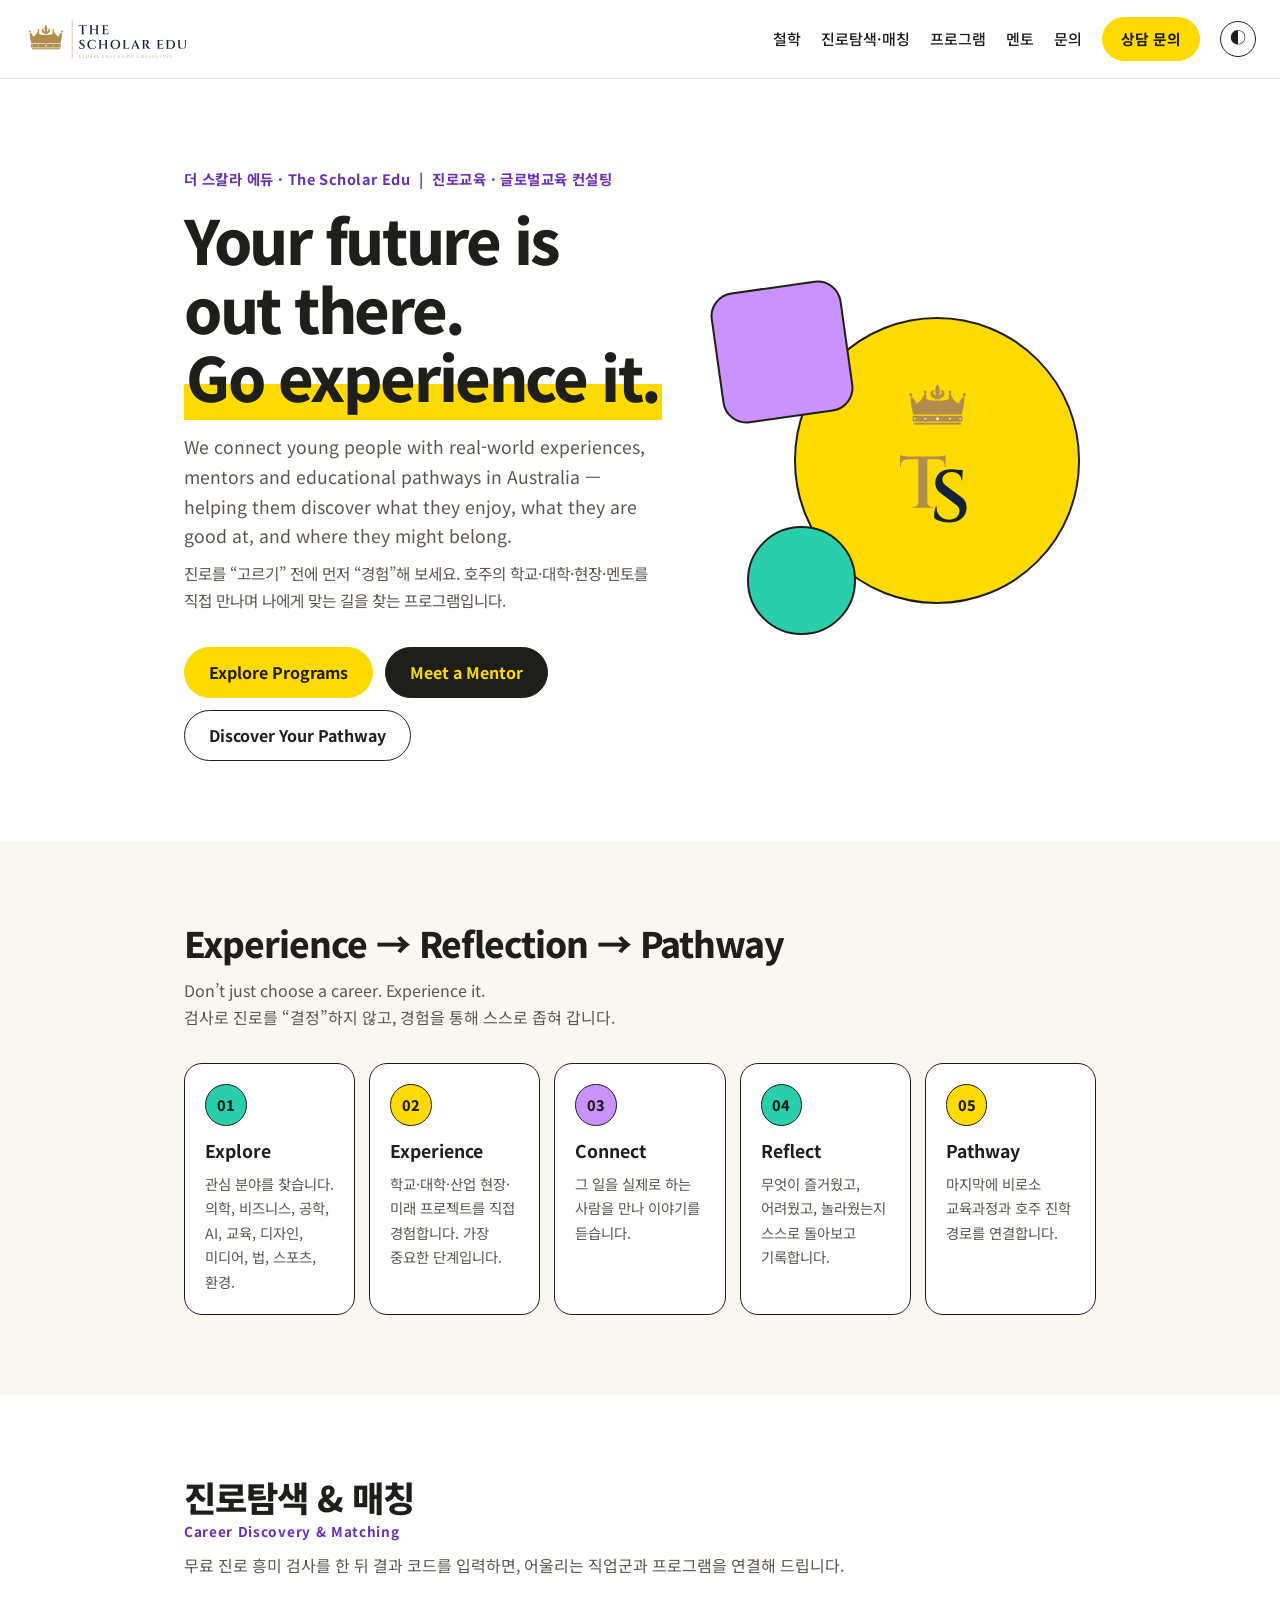
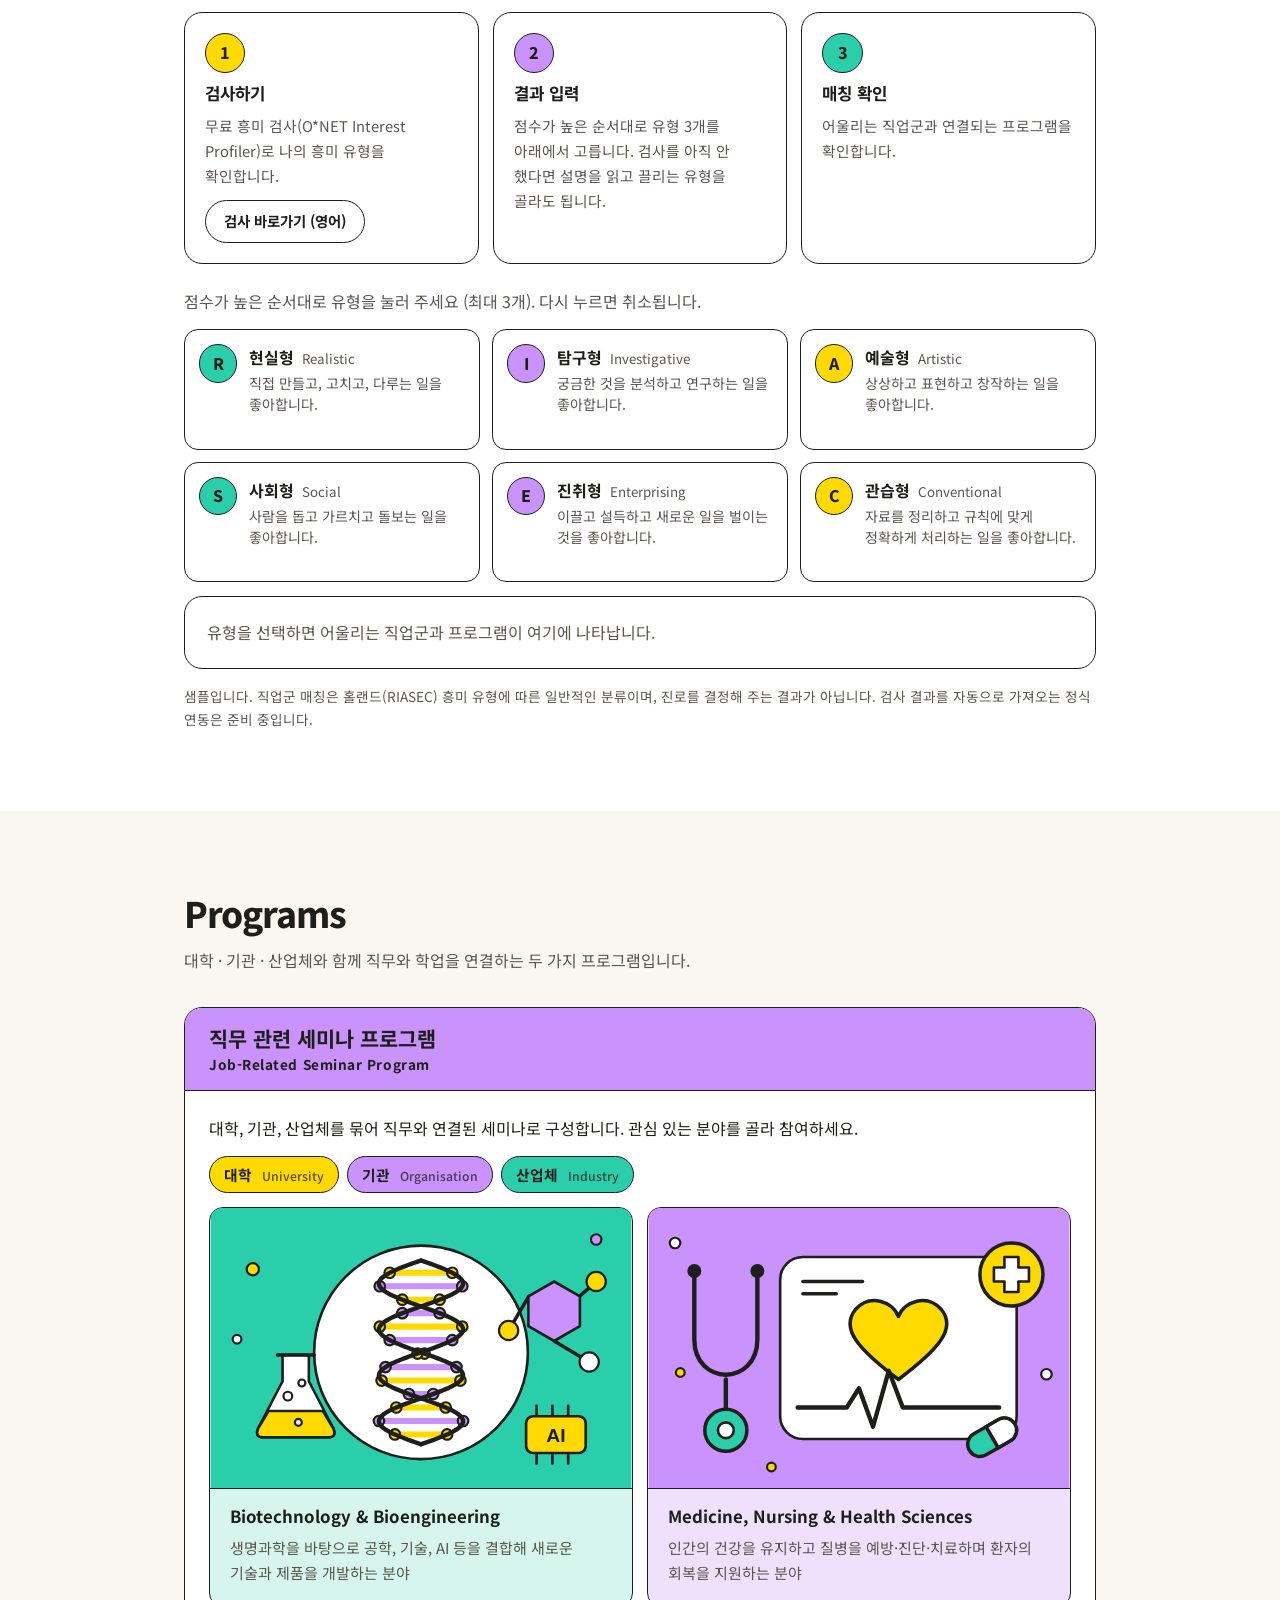
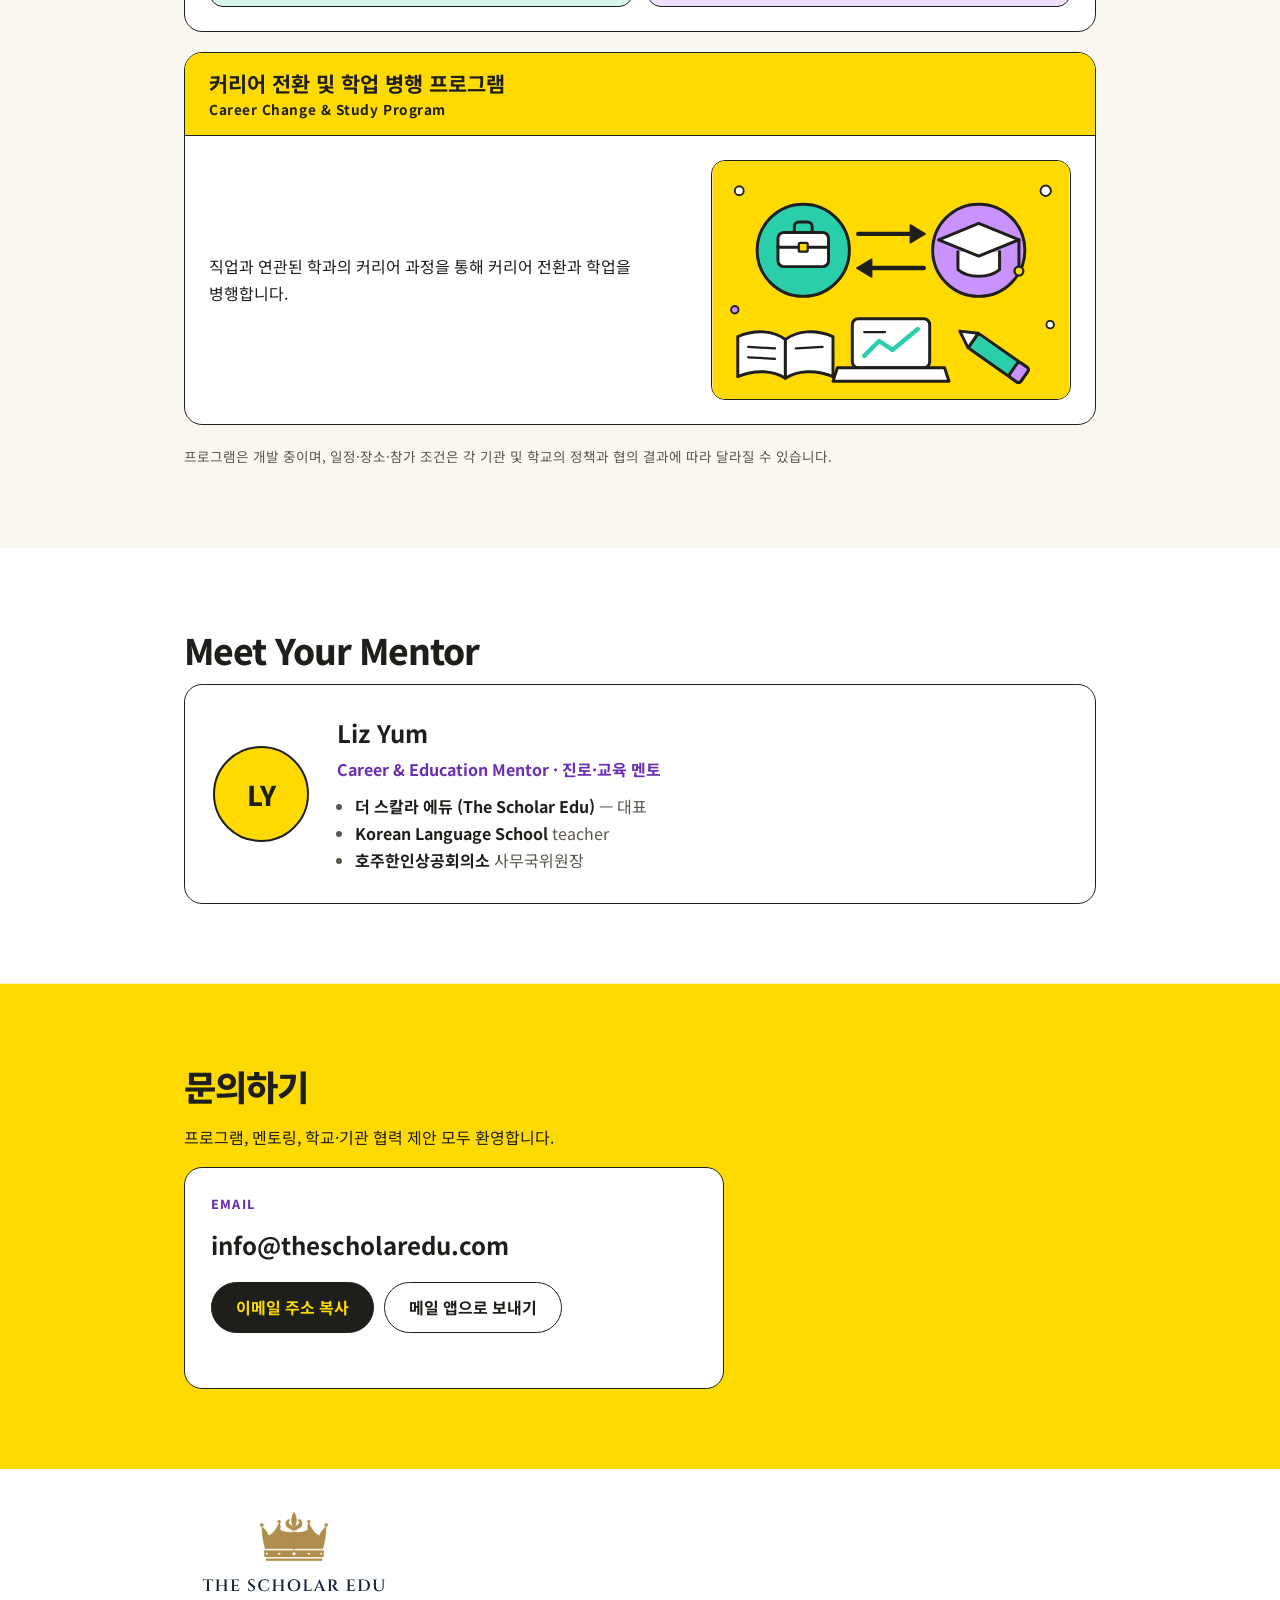
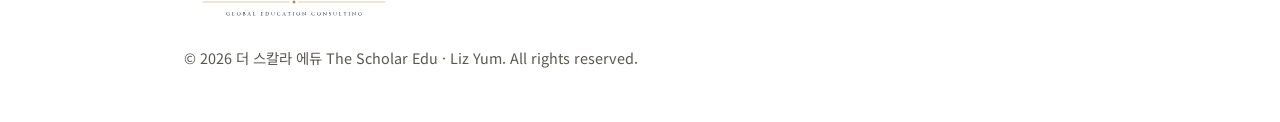
<file: index.html>
<!doctype html>
<html lang="ko">
<head>
  <meta charset="utf-8">
  <meta name="viewport" content="width=device-width, initial-scale=1">
  <title>더 스칼라 에듀 · The Scholar Edu — 진로교육 · 글로벌교육 컨설팅</title>
  <meta name="description" content="더 스칼라 에듀(The Scholar Edu)는 호주의 학교·대학·현장·멘토를 직접 경험하며 진로를 발견하도록 돕는 진로교육 · 글로벌교육 컨설팅입니다.">
  <link rel="preconnect" href="https://fonts.googleapis.com">
  <link rel="preconnect" href="https://fonts.gstatic.com" crossorigin>
  <link href="https://fonts.googleapis.com/css2?family=Noto+Sans+KR:wght@400;500;700;800&display=swap" rel="stylesheet">
  <link rel="icon" type="image/svg+xml" href="logo/scholar-monogram-light.svg">
  <link rel="stylesheet" href="style.css">
  <link rel="stylesheet" href="matching.css">
</head>
<body>
  <header class="site-header">
    <a class="logo" href="#top" aria-label="더 스칼라 에듀 The Scholar Edu — 홈">
      <img class="logo-light" src="logo/scholar-horizontal-light.svg" alt="The Scholar Edu — Global Education Consulting">
      <img class="logo-dark" src="logo/scholar-horizontal-dark.svg" alt="">
    </a>
    <nav aria-label="주요 메뉴">
      <a href="#approach">철학</a>
      <a href="#discover">진로탐색·매칭</a>
      <a href="#program">프로그램</a>
      <a href="#mentor">멘토</a>
      <a href="#contact">문의</a>
      <a class="btn primary cta" href="#contact">상담 문의</a>
      <button id="theme-toggle" type="button" aria-label="다크 모드 전환">◐</button>
    </nav>
  </header>

  <main id="top">
    <section class="hero">
      <div class="hero-copy">
        <p class="eyebrow">더 스칼라 에듀 · The Scholar Edu &nbsp;|&nbsp; 진로교육 · 글로벌교육 컨설팅</p>
        <h1>Your future is out there.<br><mark class="accent">Go experience it.</mark></h1>
        <p class="lead">We connect young people with real-world experiences, mentors and educational pathways in Australia — helping them discover what they enjoy, what they are good at, and where they might belong.</p>
        <p class="lead-ko">진로를 “고르기” 전에 먼저 “경험”해 보세요. 호주의 학교·대학·현장·멘토를 직접 만나며 나에게 맞는 길을 찾는 프로그램입니다.</p>
        <div class="actions">
          <a class="btn primary" href="#program">Explore Programs</a>
          <a class="btn dark" href="#mentor">Meet a Mentor</a>
          <a class="btn" href="#discover">Discover Your Pathway</a>
        </div>
      </div>
      <div class="hero-art" aria-hidden="true">
        <span class="shape purple"></span>
        <span class="shape teal"></span>
        <span class="shape yellow"><img src="logo/scholar-monogram-light.svg" alt=""></span>
      </div>
    </section>

    <section id="approach" class="section band">
      <h2>Experience → Reflection → Pathway</h2>
      <p class="section-lead">Don’t just choose a career. Experience it.<br>검사로 진로를 “결정”하지 않고, 경험을 통해 스스로 좁혀 갑니다.</p>
      <ol class="steps">
        <li><span class="num">01</span><h3>Explore</h3><p>관심 분야를 찾습니다. 의학, 비즈니스, 공학, AI, 교육, 디자인, 미디어, 법, 스포츠, 환경.</p></li>
        <li><span class="num">02</span><h3>Experience</h3><p>학교·대학·산업 현장·미래 프로젝트를 직접 경험합니다. 가장 중요한 단계입니다.</p></li>
        <li><span class="num">03</span><h3>Connect</h3><p>그 일을 실제로 하는 사람을 만나 이야기를 듣습니다.</p></li>
        <li><span class="num">04</span><h3>Reflect</h3><p>무엇이 즐거웠고, 어려웠고, 놀라웠는지 스스로 돌아보고 기록합니다.</p></li>
        <li><span class="num">05</span><h3>Pathway</h3><p>마지막에 비로소 교육과정과 호주 진학 경로를 연결합니다.</p></li>
      </ol>
    </section>

    <section id="discover" class="section">
      <h2>진로탐색 &amp; 매칭 <span class="en-sub">Career Discovery &amp; Matching</span></h2>
      <p class="section-lead">무료 진로 흥미 검사를 한 뒤 결과 코드를 입력하면, 어울리는 직업군과 프로그램을 연결해 드립니다.</p>
      <ol class="flow">
        <li><b>검사하기</b><span>무료 흥미 검사(O*NET Interest Profiler)로 나의 흥미 유형을 확인합니다.</span>
          <a class="btn" href="https://www.mynextmove.org/explore/ip" target="_blank" rel="noopener">검사 바로가기 (영어)</a></li>
        <li><b>결과 입력</b><span>점수가 높은 순서대로 유형 3개를 아래에서 고릅니다. 검사를 아직 안 했다면 설명을 읽고 끌리는 유형을 골라도 됩니다.</span></li>
        <li><b>매칭 확인</b><span>어울리는 직업군과 연결되는 프로그램을 확인합니다.</span></li>
      </ol>
      <div id="matcher" class="matcher"></div>
      <p class="note">샘플입니다. 직업군 매칭은 홀랜드(RIASEC) 흥미 유형에 따른 일반적인 분류이며, 진로를 결정해 주는 결과가 아닙니다. 검사 결과를 자동으로 가져오는 정식 연동은 준비 중입니다.</p>
    </section>

    <section id="program" class="section band">
      <h2>Programs</h2>
      <p class="section-lead">대학 · 기관 · 산업체와 함께 직무와 학업을 연결하는 두 가지 프로그램입니다.</p>

      <article class="program">
        <div class="program-head purple">
          <h3>직무 관련 세미나 프로그램 <span class="en">Job-Related Seminar Program</span></h3>
        </div>
        <div class="program-body">
        <p>대학, 기관, 산업체를 묶어 직무와 연결된 세미나로 구성합니다. 관심 있는 분야를 골라 참여하세요.</p>
        <ul class="bundle" aria-label="참여 주체">
          <li class="yellow">대학 <small>University</small></li>
          <li class="purple">기관 <small>Organisation</small></li>
          <li class="teal">산업체 <small>Industry</small></li>
        </ul>
        <div class="cats">
          <section class="cat teal">
            <img class="art" src="images/program-biotech.svg" alt="DNA, 플라스크, 분자, AI 칩이 어우러진 바이오공학 일러스트">
            <h4>Biotechnology &amp; Bioengineering</h4>
            <p>생명과학을 바탕으로 공학, 기술, AI 등을 결합해 새로운 기술과 제품을 개발하는 분야</p>
          </section>
          <section class="cat purple">
            <img class="art" src="images/program-health.svg" alt="심전도가 흐르는 하트와 청진기가 있는 의료·보건 일러스트">
            <h4>Medicine, Nursing &amp; Health Sciences</h4>
            <p>인간의 건강을 유지하고 질병을 예방·진단·치료하며 환자의 회복을 지원하는 분야</p>
          </section>
        </div>
        </div>
      </article>

      <article class="program">
        <div class="program-head yellow">
          <h3>커리어 전환 및 학업 병행 프로그램 <span class="en">Career Change &amp; Study Program</span></h3>
        </div>
        <div class="program-body with-art">
          <p>직업과 연관된 학과의 커리어 과정을 통해 커리어 전환과 학업을 병행합니다.</p>
          <img class="art" src="images/program-career.svg" alt="서류가방에서 졸업모로 전환하는 화살표와 노트북, 책이 있는 커리어 전환·학업 병행 일러스트">
        </div>
      </article>

      <p class="note">프로그램은 개발 중이며, 일정·장소·참가 조건은 각 기관 및 학교의 정책과 협의 결과에 따라 달라질 수 있습니다.</p>

    </section>

    <section id="mentor" class="section">
      <h2>Meet Your Mentor</h2>
      <div class="profile">
        <div class="avatar" aria-hidden="true">LY</div>
        <div>
          <h3>Liz Yum</h3>
          <p class="role">Career &amp; Education Mentor · 진로·교육 멘토</p>
          <ul class="roles">
            <li><b>더 스칼라 에듀 (The Scholar Edu)</b> — 대표</li>
            <li><b>Korean Language School</b> teacher</li>
            <li><b>호주한인상공회의소</b> 사무국위원장</li>
          </ul>
        </div>
      </div>
    </section>

    <section id="contact" class="section band band-yellow">
      <h2>문의하기</h2>
      <p>프로그램, 멘토링, 학교·기관 협력 제안 모두 환영합니다.</p>
      <div class="contact-card">
        <span class="contact-label">Email</span>
        <strong id="contact-email" class="contact-email">info@thescholaredu.com</strong>
        <div class="contact-actions">
          <button id="copy-email" class="btn dark" type="button">이메일 주소 복사</button>
          <a class="btn" href="mailto:info@thescholaredu.com">메일 앱으로 보내기</a>
        </div>
        <p id="copy-status" class="note" role="status"></p>
      </div>
    </section>
  </main>

  <footer class="site-footer">
    <img class="footer-logo logo-light" src="logo/scholar-logo-light.svg" alt="The Scholar Edu">
    <img class="footer-logo logo-dark" src="logo/scholar-logo-dark.svg" alt="">
    <p>© <span id="year"></span> 더 스칼라 에듀 The Scholar Edu · Liz Yum. All rights reserved.</p>
  </footer>

  <script src="matching.js"></script>
  <script src="script.js"></script>
</body>
</html>
</file>
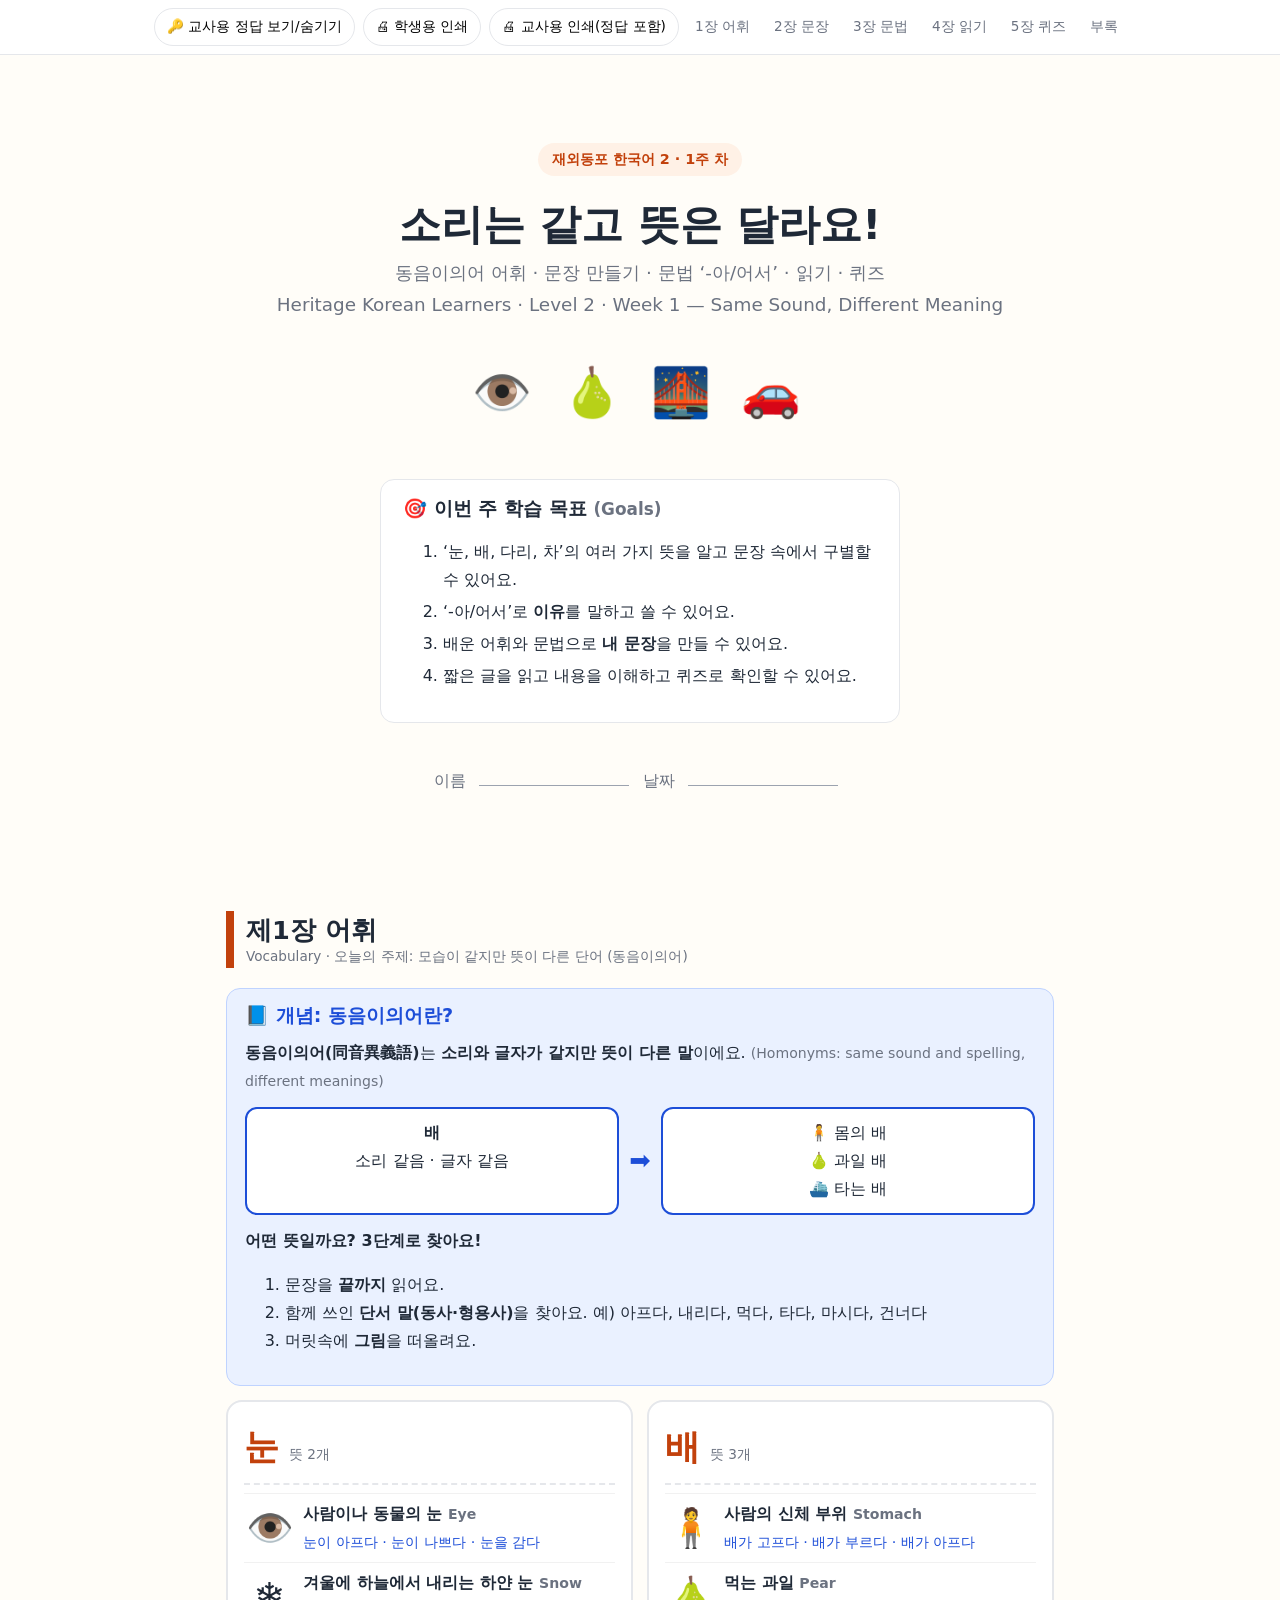
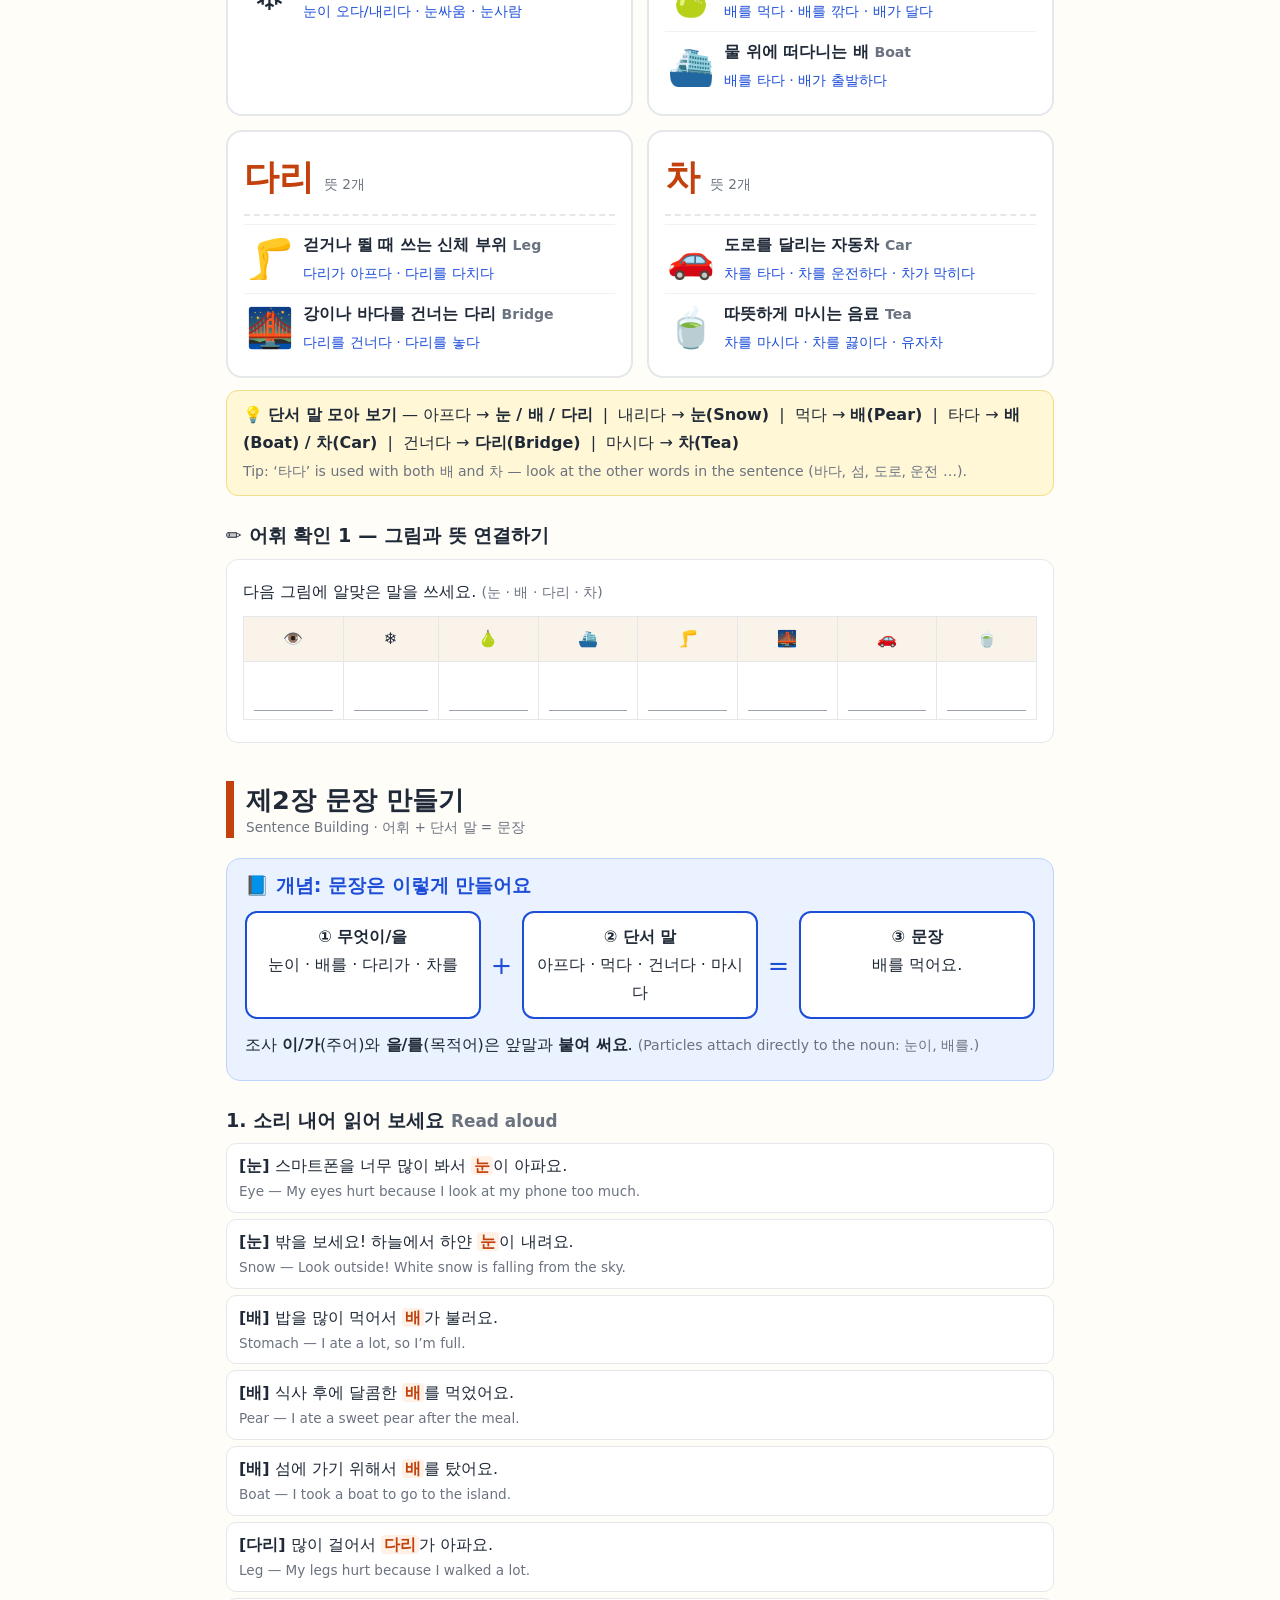
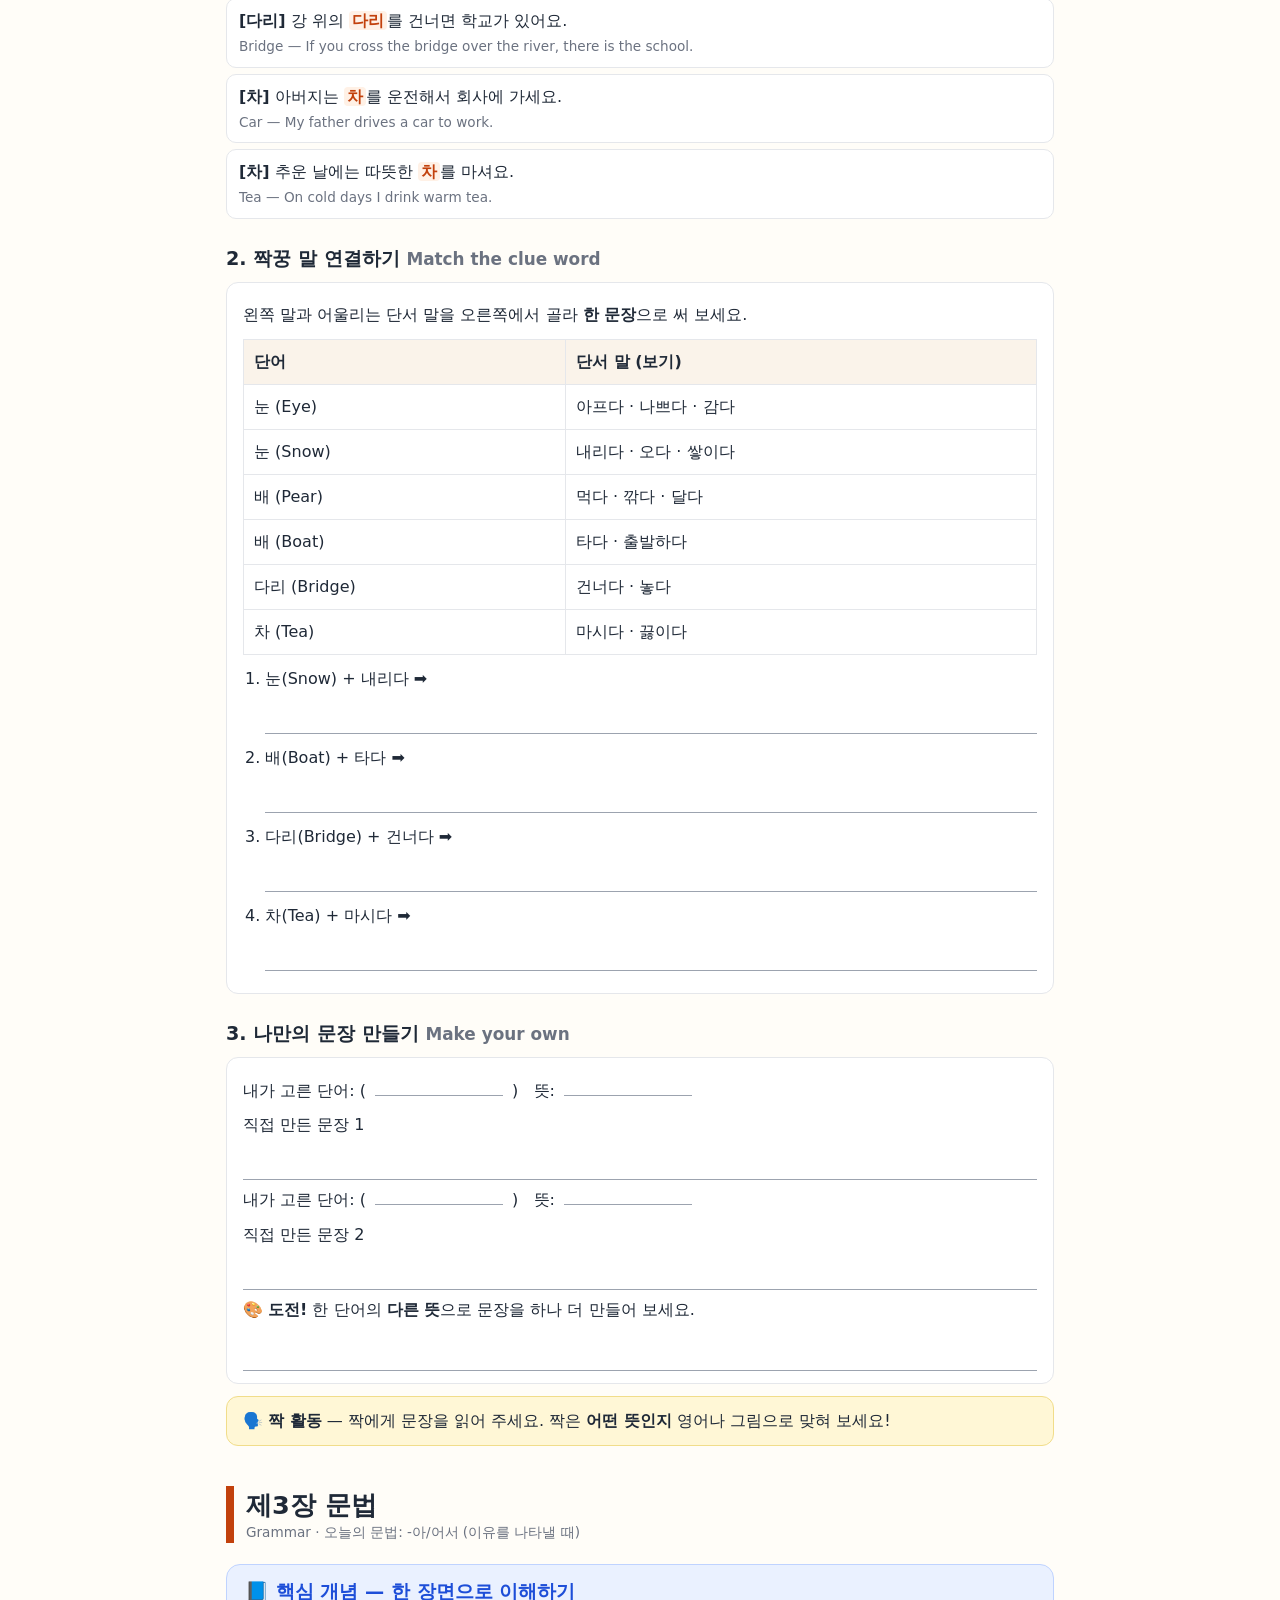
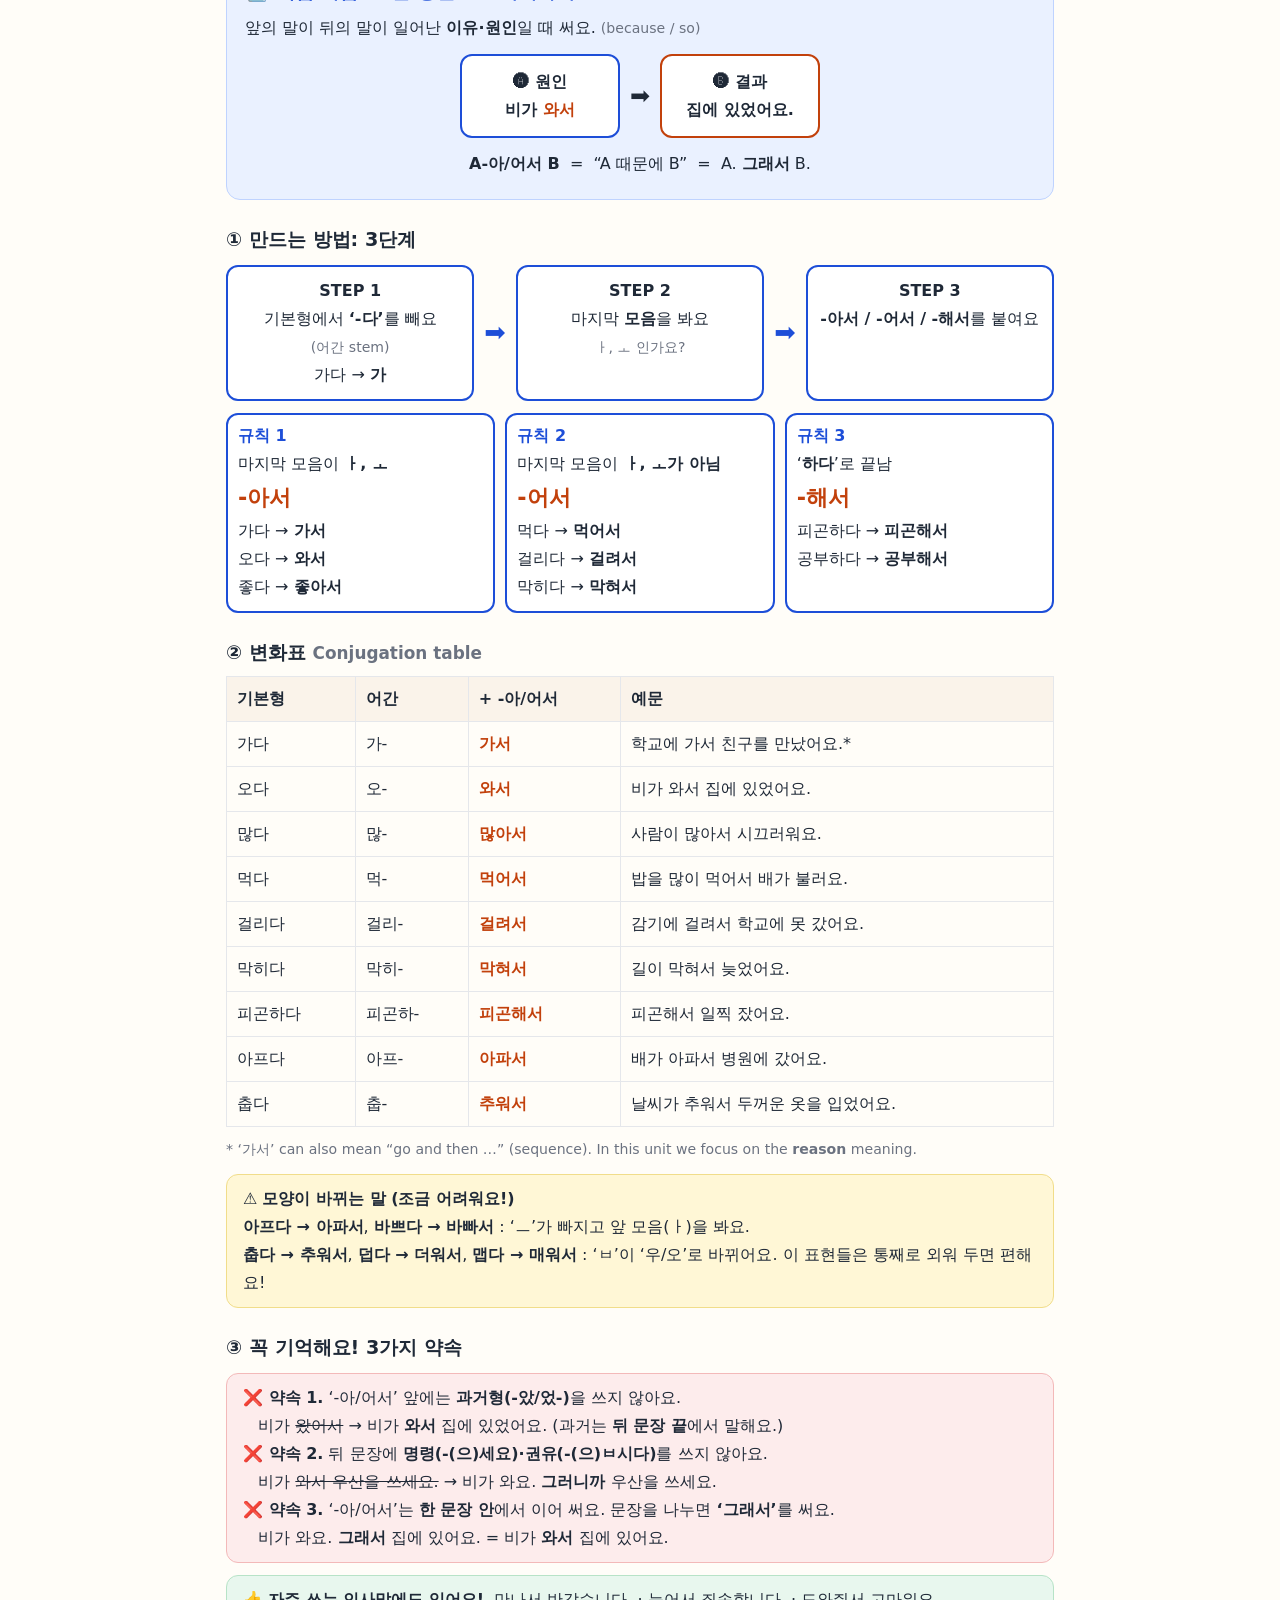
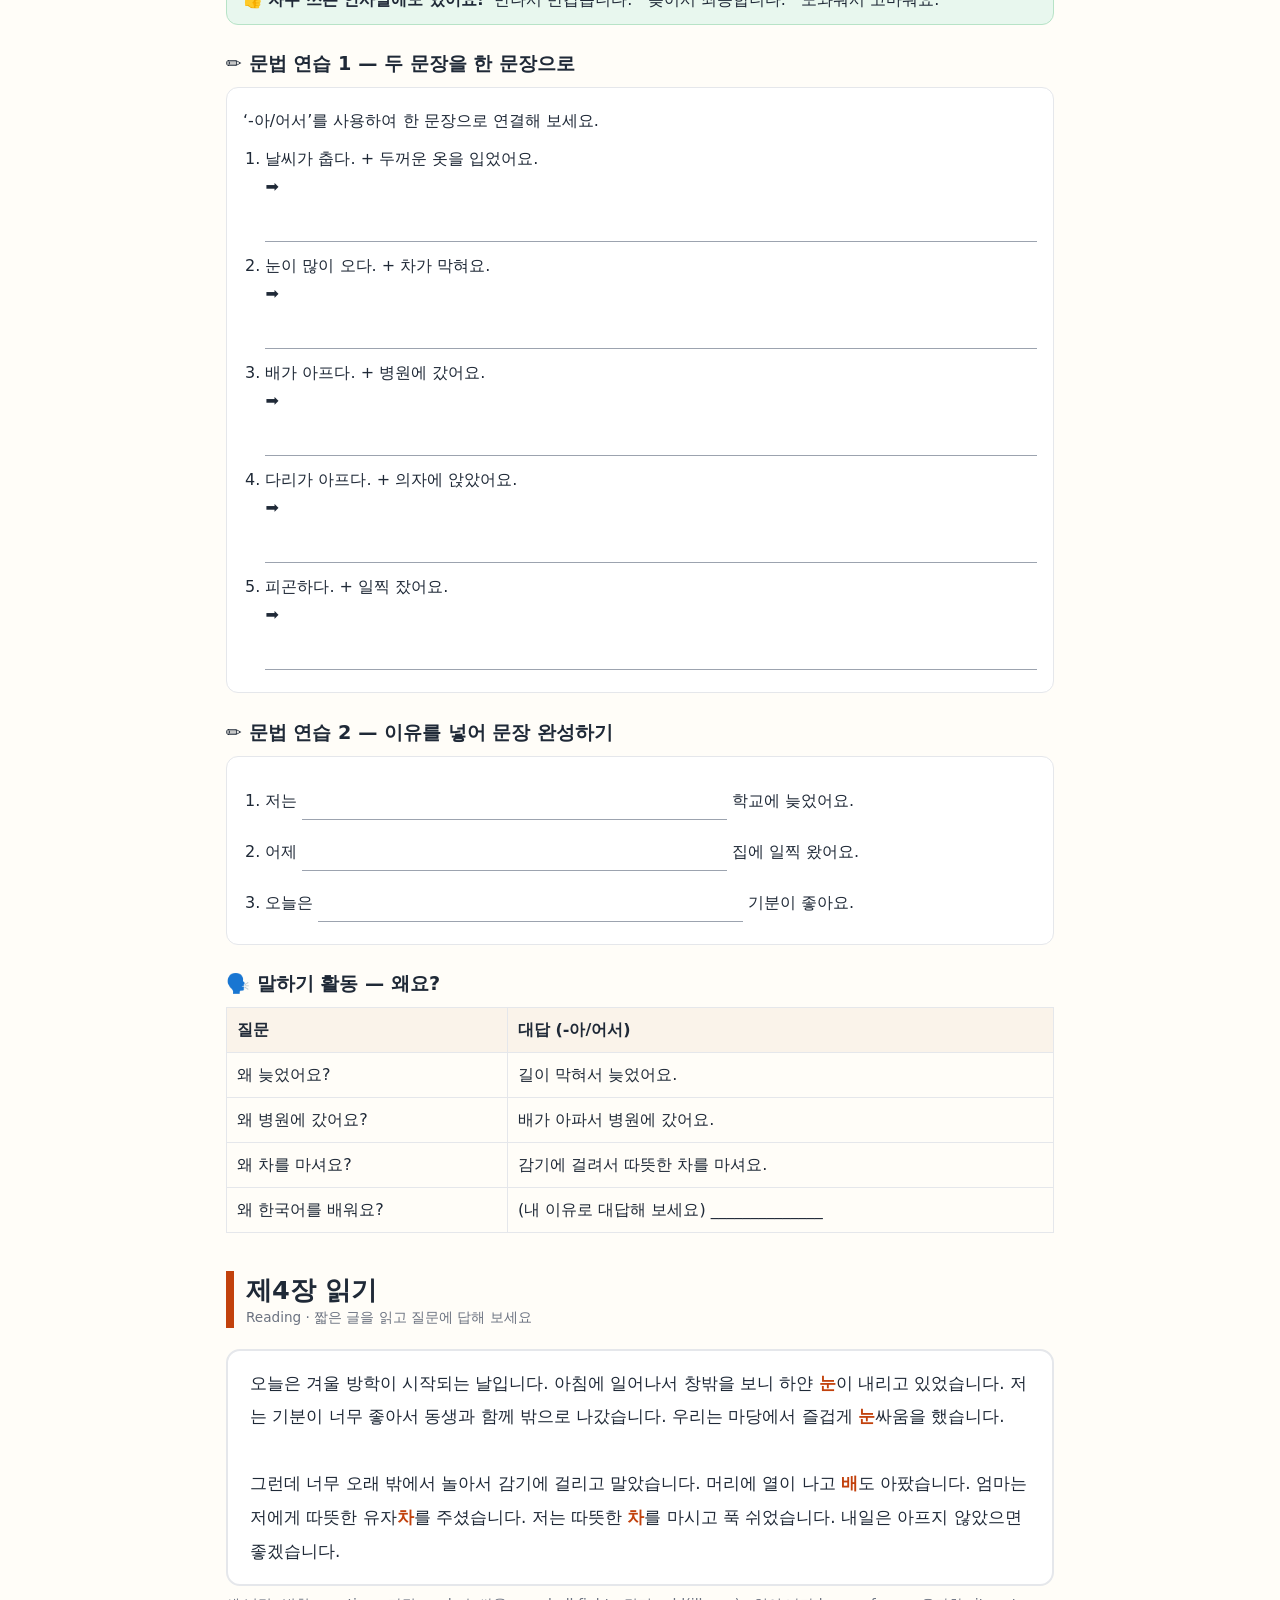
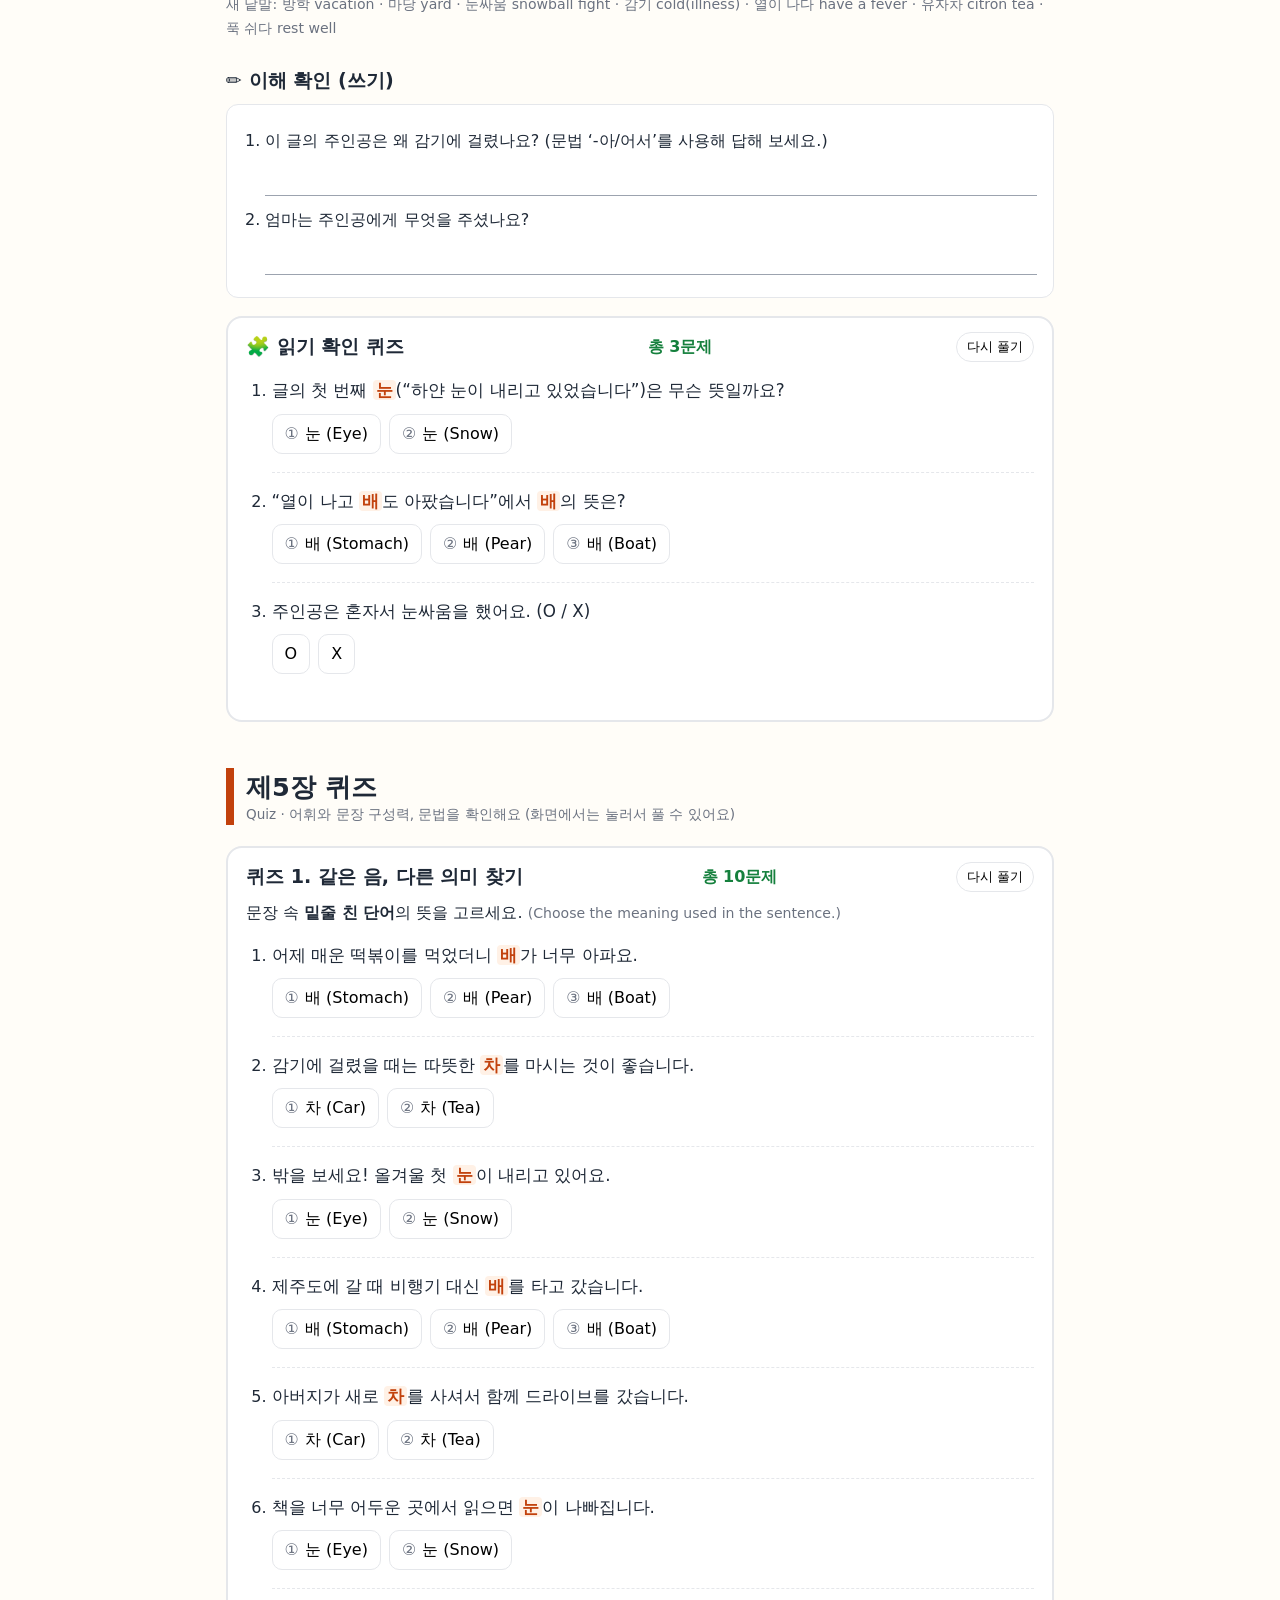
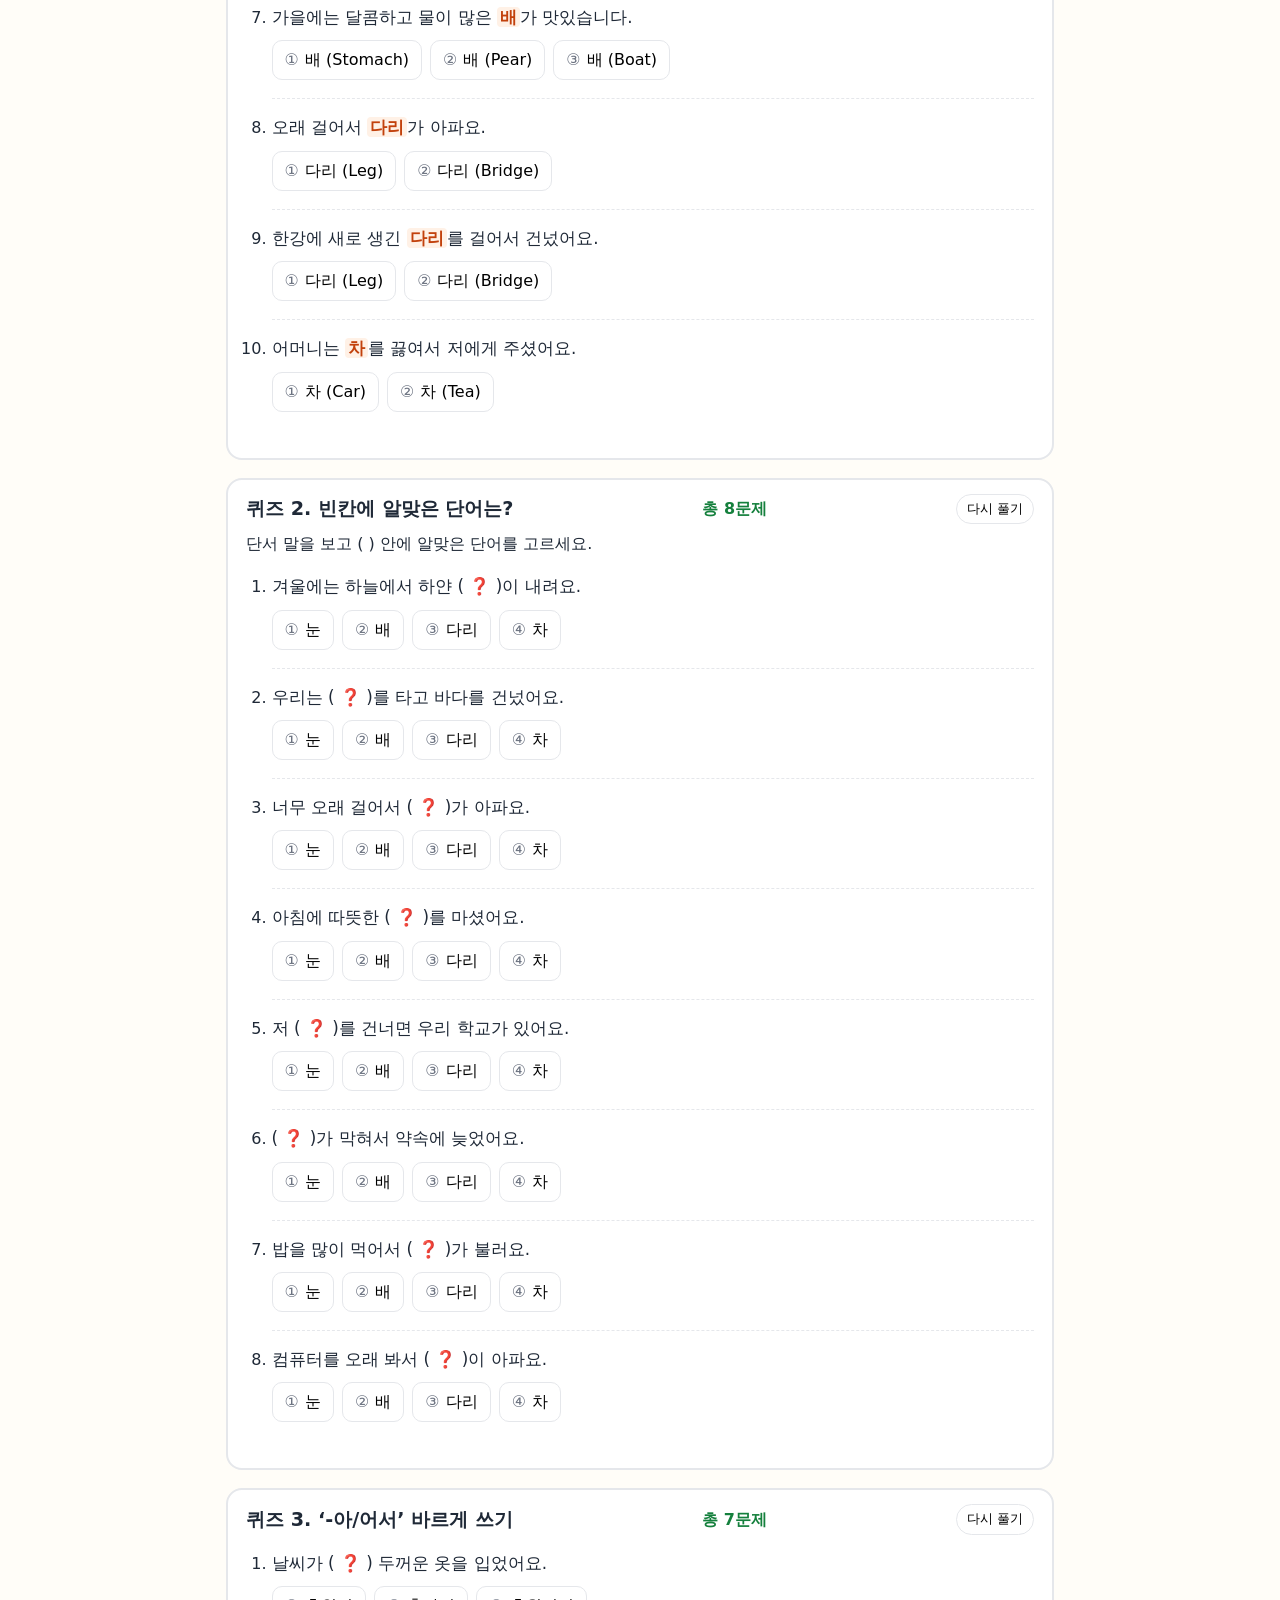
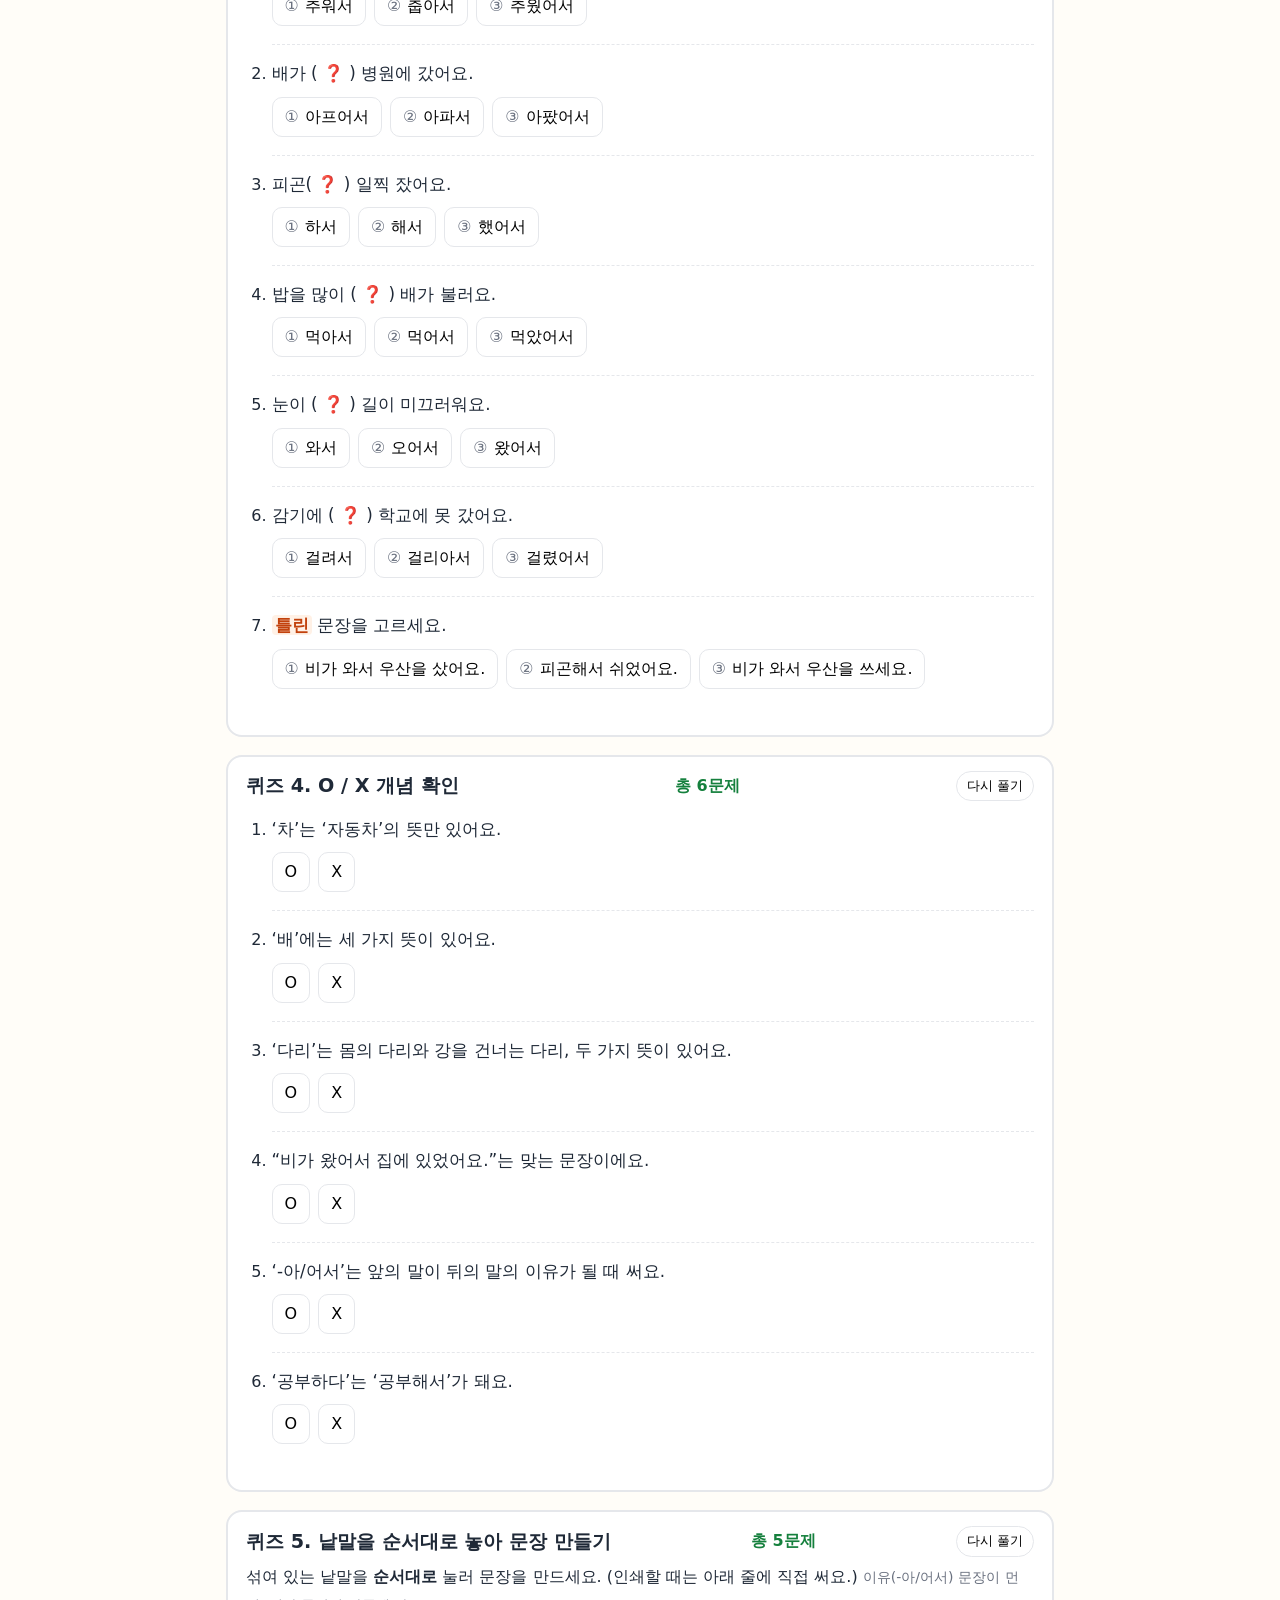
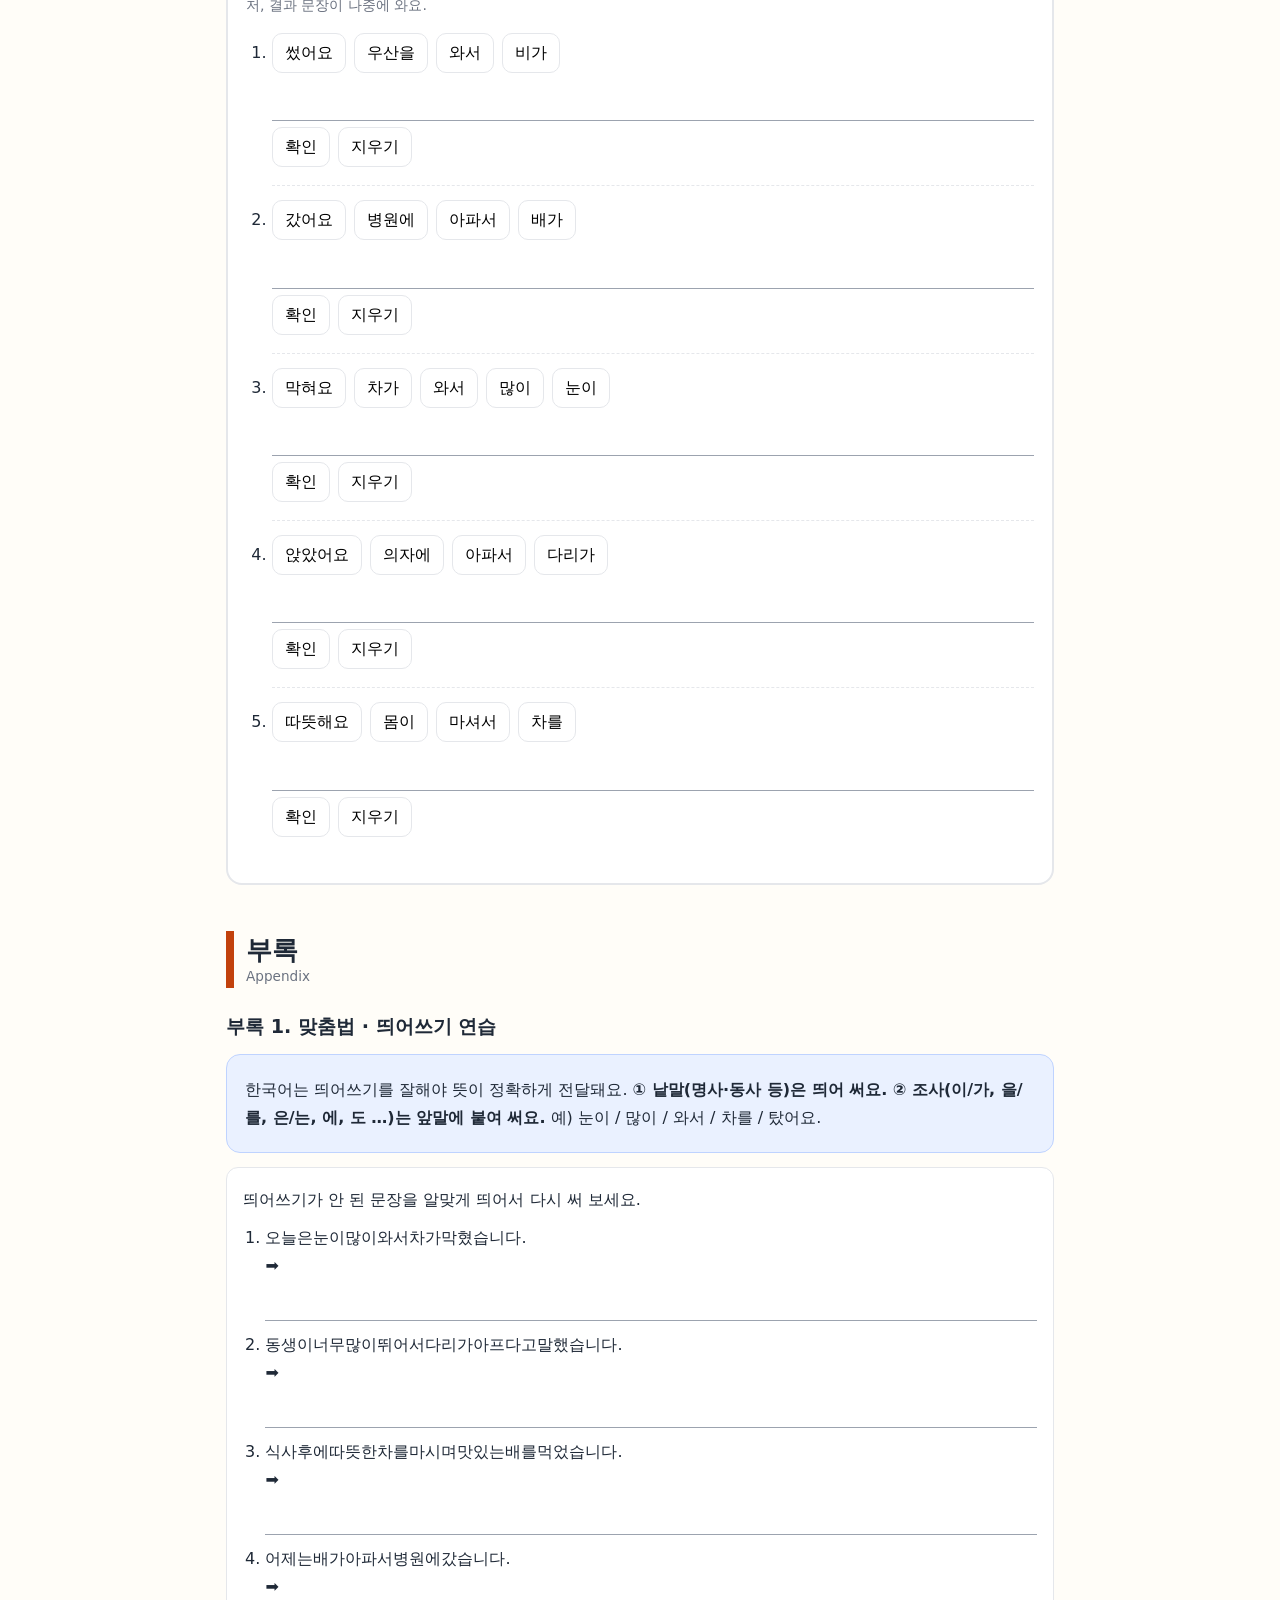
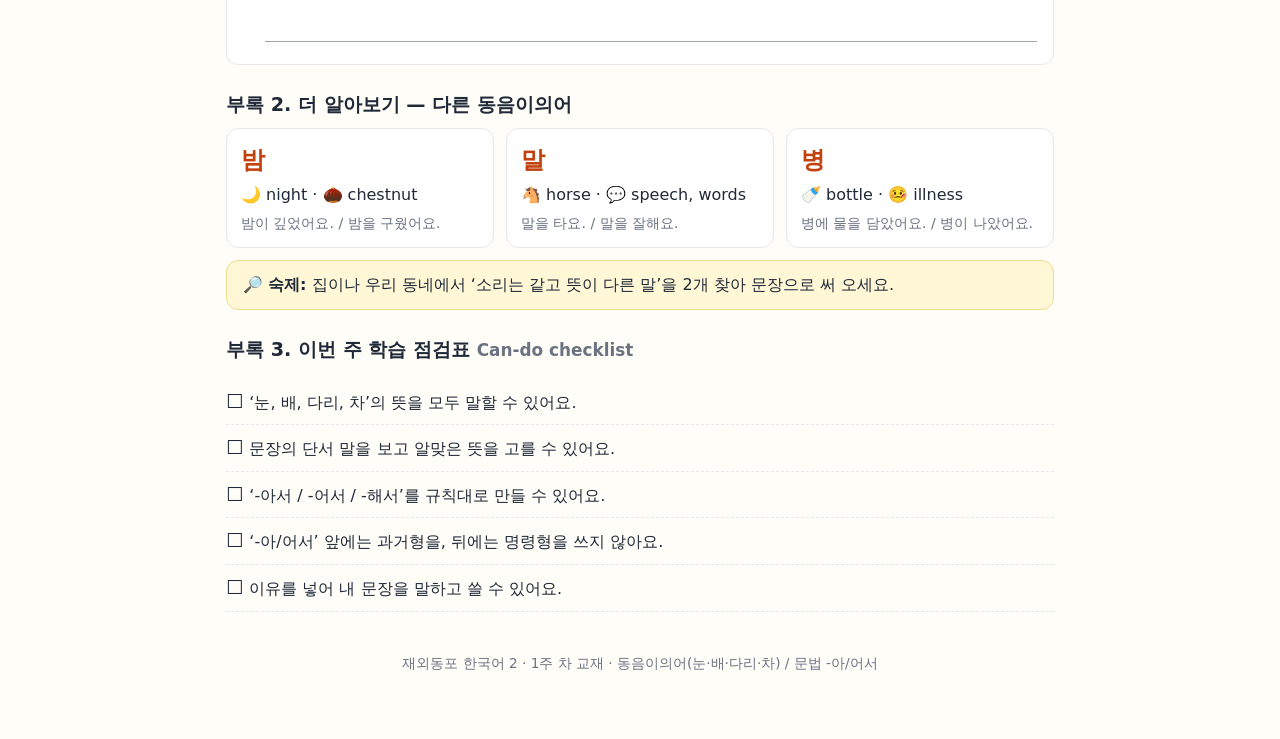
<file: korean-textbook/index.html>
<!DOCTYPE html>
<html lang="ko">
<head>
<meta charset="utf-8">
<meta name="viewport" content="width=device-width, initial-scale=1">
<title>재외동포 한국어 2 – 1주 차 교재</title>
<style>
:root{
  --ink:#1f2937; --muted:#6b7280; --line:#e5e7eb; --bg:#fffdf8; --card:#ffffff;
  --brand:#c2410c; --brand-soft:#fff1e6; --blue:#1d4ed8; --blue-soft:#eaf1ff;
  --green:#15803d; --green-soft:#e8f7ee; --red:#b91c1c; --red-soft:#fdecec; --yellow-soft:#fff7d6;
}
*{box-sizing:border-box}
html{color-scheme:light}
body{margin:0;background:var(--bg);color:var(--ink);
  font-family:"Noto Sans KR","Malgun Gothic","Apple SD Gothic Neo","NanumGothic",system-ui,sans-serif;
  line-height:1.75;font-size:16px}
.wrap{max-width:860px;margin:0 auto;padding:0 16px 64px}
h1,h2,h3,h4{line-height:1.35;margin:0 0 .5em}
p{margin:.4em 0}
.en{color:var(--muted);font-size:.88em}

/* toolbar (screen only) */
.toolbar{position:sticky;top:0;z-index:10;background:#fff;border-bottom:1px solid var(--line);
  display:flex;gap:8px;flex-wrap:wrap;align-items:center;padding:8px 16px;justify-content:center}
.toolbar button{font:inherit;font-size:.85rem;padding:6px 12px;border-radius:999px;border:1px solid var(--line);
  background:#fff;cursor:pointer}
.toolbar button:hover{background:var(--brand-soft);border-color:var(--brand)}
.toolbar a{font-size:.85rem;color:var(--muted);text-decoration:none;padding:6px 8px}

/* cover */
.cover{min-height:92vh;display:flex;flex-direction:column;justify-content:center;text-align:center;padding:48px 0}
.cover .tag{display:inline-block;align-self:center;background:var(--brand-soft);color:var(--brand);
  font-weight:700;border-radius:999px;padding:4px 14px;font-size:.9rem}
.cover h1{font-size:2.6rem;margin:.5em 0 .1em}
.cover .sub{font-size:1.15rem;color:var(--muted)}
.cover .words{font-size:3rem;margin:.6em 0;letter-spacing:.15em}
.cover .goal{max-width:520px;margin:1em auto;text-align:left;background:var(--card);border:1px solid var(--line);
  border-radius:14px;padding:16px 22px}
.cover .goal li{margin:.25em 0}
.nameline{margin-top:28px;color:var(--muted)}
.nameline span{display:inline-block;border-bottom:1px solid #9ca3af;min-width:150px;margin:0 8px}

/* chapters */
.chapter{padding-top:28px}
.chapter>h2{font-size:1.6rem;border-left:8px solid var(--brand);padding:2px 0 2px 12px;margin-bottom:.8em}
.chapter>h2 small{display:block;font-size:.85rem;color:var(--muted);font-weight:500}
h3{font-size:1.2rem;margin-top:1.4em}
.concept{background:var(--blue-soft);border:1px solid #bfd3ff;border-radius:14px;padding:14px 18px;margin:14px 0;break-inside:avoid}
.concept h3,.concept h4{margin-top:0;color:var(--blue)}
.tip{background:var(--yellow-soft);border:1px solid #f1dd8a;border-radius:12px;padding:10px 16px;margin:12px 0;break-inside:avoid}
.warn{background:var(--red-soft);border:1px solid #f3b9b9;border-radius:12px;padding:10px 16px;margin:12px 0;break-inside:avoid}
.ok{background:var(--green-soft);border:1px solid #b7e3c7;border-radius:12px;padding:10px 16px;margin:12px 0;break-inside:avoid}

/* vocabulary cards */
.cards{display:grid;grid-template-columns:repeat(2,1fr);gap:14px}
.vcard{background:var(--card);border:2px solid var(--line);border-radius:16px;padding:14px 16px;break-inside:avoid}
.vcard .head{display:flex;align-items:baseline;gap:10px;border-bottom:2px dashed var(--line);padding-bottom:6px;margin-bottom:8px}
.vcard .word{font-size:2.2rem;font-weight:800;color:var(--brand)}
.vcard .count{color:var(--muted);font-size:.85rem}
.meaning{display:grid;grid-template-columns:3.2rem 1fr;gap:8px;align-items:center;padding:6px 0;border-top:1px solid #f1f1f1}
.meaning:first-of-type{border-top:0}
.meaning .pic{font-size:2.4rem;text-align:center;line-height:1}
.meaning b{display:block}
.meaning .coll{font-size:.9rem;color:var(--blue)}

table{border-collapse:collapse;width:100%;margin:10px 0;break-inside:avoid}
th,td{border:1px solid var(--line);padding:8px 10px;text-align:left;vertical-align:top}
th{background:#faf3ea}
td.c,th.c{text-align:center}
.mono{font-weight:700;color:var(--brand)}

/* sentences */
.sent{list-style:none;padding:0;margin:8px 0}
.sent li{padding:8px 12px;margin:6px 0;background:var(--card);border:1px solid var(--line);border-radius:10px;break-inside:avoid}
.sent b.hl{color:var(--brand);background:var(--brand-soft);border-radius:4px;padding:0 3px}
.sent .tr{display:block;color:var(--muted);font-size:.85rem}

/* write lines */
.work{margin:10px 0;padding:12px 16px;background:var(--card);border:1px solid var(--line);border-radius:12px;break-inside:avoid}
.work ol{margin:6px 0;padding-left:1.4em}
.work li{margin:10px 0}
input.line{width:100%;font:inherit;border:0;border-bottom:1.5px solid #9ca3af;background:transparent;padding:4px 2px;margin-top:4px;border-radius:0}
input.line:focus{outline:0;border-bottom-color:var(--brand)}
.inline-line{display:inline-block;width:8em;border-bottom:1.5px solid #9ca3af;margin:0 4px}

/* grammar visuals */
.flow{display:flex;gap:10px;align-items:stretch;flex-wrap:wrap;margin:12px 0}
.flow .box{flex:1 1 150px;background:#fff;border:2px solid var(--blue);border-radius:12px;padding:10px;text-align:center;break-inside:avoid}
.flow .arrow{align-self:center;font-size:1.6rem;color:var(--blue)}
.cause-result{display:flex;align-items:center;gap:10px;flex-wrap:wrap;justify-content:center;margin:12px 0}
.cause-result .a,.cause-result .b{padding:12px 16px;border-radius:12px;font-weight:700;text-align:center;min-width:160px}
.cause-result .a{background:#fff;border:2px solid var(--blue)}
.cause-result .b{background:#fff;border:2px solid var(--brand)}
.cause-result .m{font-size:1.5rem}
.rule3{display:grid;grid-template-columns:repeat(3,1fr);gap:10px}
.rule3>div{background:#fff;border:2px solid var(--blue);border-radius:12px;padding:10px;break-inside:avoid}
.rule3 h4{margin:0 0 4px;color:var(--blue)}
.rule3 .big{font-size:1.4rem;font-weight:800;color:var(--brand)}

/* reading */
.reading{background:var(--card);border:2px solid var(--line);border-radius:14px;padding:16px 22px;font-size:1.05rem;line-height:2}
.reading b{color:var(--brand)}

/* quiz */
.quiz-set{background:var(--card);border:2px solid var(--line);border-radius:16px;padding:14px 18px;margin:18px 0}
.quiz-set>.qhead{display:flex;justify-content:space-between;align-items:center;gap:8px;flex-wrap:wrap;margin-bottom:6px}
.quiz-set h3{margin:0}
.quiz-set .score{font-weight:700;color:var(--green)}
.quiz-set .reset{font:inherit;font-size:.8rem;border:1px solid var(--line);background:#fff;border-radius:999px;padding:3px 10px;cursor:pointer}
.quiz-set ol{padding-left:1.6em;margin:10px 0 0}
.q,.ord{margin:14px 0;padding-bottom:12px;border-bottom:1px dashed var(--line)}
.q:last-child,.ord:last-child{border-bottom:0}
.stem{font-size:1.05rem}
.stem b{color:var(--brand);background:var(--brand-soft);border-radius:4px;padding:0 3px}
.opts{display:flex;flex-wrap:wrap;gap:8px;margin-top:8px}
.opt,.chip,.ordbtn{font:inherit;border:1.5px solid var(--line);background:#fff;border-radius:10px;padding:5px 12px;cursor:pointer}
.opt .n{color:var(--muted);margin-right:6px}
.opt:hover:not(:disabled),.chip:hover:not(:disabled),.ordbtn:hover{border-color:var(--brand);background:var(--brand-soft)}
.opt:disabled,.chip:disabled{cursor:default}
.q.done .opt.correct{background:var(--green-soft);border-color:var(--green)}
.q.done .opt.picked.wrongpick{background:var(--red-soft);border-color:var(--red)}
.fb{margin-top:6px;font-size:.92rem;color:var(--muted)}
.q.right .fb,.ord.right .fb{color:var(--green)}
.q.wrong .fb,.ord.wrong .fb{color:var(--red)}
.chips{display:flex;flex-wrap:wrap;gap:8px;margin:8px 0}
.built{min-height:2.4em;border-bottom:1.5px solid #9ca3af;padding:4px 2px;margin:6px 0;font-size:1.05rem}
.ordctl{display:flex;gap:8px;flex-wrap:wrap}

/* appendix */
.more-grid{display:grid;grid-template-columns:repeat(3,1fr);gap:12px}
.more-grid .m{background:#fff;border:1px solid var(--line);border-radius:12px;padding:10px 14px;break-inside:avoid}
.more-grid .w{font-size:1.5rem;font-weight:800;color:var(--brand)}
.check{list-style:none;padding:0}
.check li{padding:6px 0;border-bottom:1px dashed var(--line)}
.check li::before{content:"☐ ";font-size:1.2em}

/* teacher / answers (hidden unless toggled) */
.teacher-only,.answer-key{display:none}
body.show-key .teacher-only,body.show-key .answer-key{display:block}
.answer-key ol{padding-left:1.6em}
.answer-key h4{margin:1em 0 .2em;color:var(--blue)}
.answer-key li{margin:3px 0}

footer{margin-top:40px;color:var(--muted);font-size:.85rem;text-align:center}

@media (max-width:640px){
  .cards,.rule3,.more-grid{grid-template-columns:1fr}
  .cover h1{font-size:2rem}
}

/* print */
@page{size:A4;margin:14mm}
@media print{
  html,body{background:#fff}
  body{font-size:11.5pt;line-height:1.6}
  .toolbar,.reset,.ordctl,.noprint{display:none!important}
  .wrap{max-width:none;padding:0}
  .cover{min-height:0;height:250mm;break-after:page}
  .chapter{break-before:page;padding-top:0}
  .quiz-set,.work,.vcard,.concept{box-shadow:none}
  .opt,.chip{border-color:#555}
  .fb{display:none}
  .opts{gap:14px}
  h2,h3,h4{break-after:avoid}
}
</style>
</head>
<body>

<div class="toolbar noprint">
  <button type="button" id="btnKey">🔑 교사용 정답 보기/숨기기</button>
  <button type="button" id="btnPrintStudent">🖨 학생용 인쇄</button>
  <button type="button" id="btnPrintTeacher">🖨 교사용 인쇄(정답 포함)</button>
  <a href="#ch1">1장 어휘</a><a href="#ch2">2장 문장</a><a href="#ch3">3장 문법</a>
  <a href="#ch4">4장 읽기</a><a href="#ch5">5장 퀴즈</a><a href="#app">부록</a>
</div>

<div class="wrap">

<!-- ================= COVER ================= -->
<header class="cover">
  <span class="tag">재외동포 한국어 2 · 1주 차</span>
  <h1>소리는 같고 뜻은 달라요!</h1>
  <div class="sub">동음이의어 어휘 · 문장 만들기 · 문법 ‘-아/어서’ · 읽기 · 퀴즈</div>
  <div class="sub en">Heritage Korean Learners · Level 2 · Week 1 — Same Sound, Different Meaning</div>
  <div class="words">👁️ 🍐 🌉 🚗</div>
  <div class="goal">
    <h3 style="margin-top:0">🎯 이번 주 학습 목표 <span class="en">(Goals)</span></h3>
    <ol>
      <li>‘눈, 배, 다리, 차’의 여러 가지 뜻을 알고 문장 속에서 구별할 수 있어요.</li>
      <li>‘-아/어서’로 <b>이유</b>를 말하고 쓸 수 있어요.</li>
      <li>배운 어휘와 문법으로 <b>내 문장</b>을 만들 수 있어요.</li>
      <li>짧은 글을 읽고 내용을 이해하고 퀴즈로 확인할 수 있어요.</li>
    </ol>
  </div>
  <div class="nameline">이름 <span></span> 날짜 <span></span></div>
</header>

<!-- ================= CH1 VOCAB ================= -->
<section class="chapter" id="ch1">
  <h2>제1장 어휘 <small>Vocabulary · 오늘의 주제: 모습이 같지만 뜻이 다른 단어 (동음이의어)</small></h2>

  <div class="concept">
    <h3>📘 개념: 동음이의어란?</h3>
    <p><b>동음이의어(同音異義語)</b>는 <b>소리와 글자가 같지만 뜻이 다른 말</b>이에요. <span class="en">(Homonyms: same sound and spelling, different meanings)</span></p>
    <div class="flow">
      <div class="box"><b>배</b><br>소리 같음 · 글자 같음</div>
      <div class="arrow">➡️</div>
      <div class="box">🧍 몸의 배<br>🍐 과일 배<br>⛴️ 타는 배</div>
    </div>
    <p><b>어떤 뜻일까요? 3단계로 찾아요!</b></p>
    <ol>
      <li>문장을 <b>끝까지</b> 읽어요.</li>
      <li>함께 쓰인 <b>단서 말(동사·형용사)</b>을 찾아요. 예) 아프다, 내리다, 먹다, 타다, 마시다, 건너다</li>
      <li>머릿속에 <b>그림</b>을 떠올려요.</li>
    </ol>
  </div>

  <div class="cards">
    <div class="vcard">
      <div class="head"><span class="word">눈</span><span class="count">뜻 2개</span></div>
      <div class="meaning"><div class="pic">👁️</div><div><b>사람이나 동물의 눈 <span class="en">Eye</span></b><span class="coll">눈이 아프다 · 눈이 나쁘다 · 눈을 감다</span></div></div>
      <div class="meaning"><div class="pic">❄️</div><div><b>겨울에 하늘에서 내리는 하얀 눈 <span class="en">Snow</span></b><span class="coll">눈이 오다/내리다 · 눈싸움 · 눈사람</span></div></div>
    </div>
    <div class="vcard">
      <div class="head"><span class="word">배</span><span class="count">뜻 3개</span></div>
      <div class="meaning"><div class="pic">🧍</div><div><b>사람의 신체 부위 <span class="en">Stomach</span></b><span class="coll">배가 고프다 · 배가 부르다 · 배가 아프다</span></div></div>
      <div class="meaning"><div class="pic">🍐</div><div><b>먹는 과일 <span class="en">Pear</span></b><span class="coll">배를 먹다 · 배를 깎다 · 배가 달다</span></div></div>
      <div class="meaning"><div class="pic">⛴️</div><div><b>물 위에 떠다니는 배 <span class="en">Boat</span></b><span class="coll">배를 타다 · 배가 출발하다</span></div></div>
    </div>
    <div class="vcard">
      <div class="head"><span class="word">다리</span><span class="count">뜻 2개</span></div>
      <div class="meaning"><div class="pic">🦵</div><div><b>걷거나 뛸 때 쓰는 신체 부위 <span class="en">Leg</span></b><span class="coll">다리가 아프다 · 다리를 다치다</span></div></div>
      <div class="meaning"><div class="pic">🌉</div><div><b>강이나 바다를 건너는 다리 <span class="en">Bridge</span></b><span class="coll">다리를 건너다 · 다리를 놓다</span></div></div>
    </div>
    <div class="vcard">
      <div class="head"><span class="word">차</span><span class="count">뜻 2개</span></div>
      <div class="meaning"><div class="pic">🚗</div><div><b>도로를 달리는 자동차 <span class="en">Car</span></b><span class="coll">차를 타다 · 차를 운전하다 · 차가 막히다</span></div></div>
      <div class="meaning"><div class="pic">🍵</div><div><b>따뜻하게 마시는 음료 <span class="en">Tea</span></b><span class="coll">차를 마시다 · 차를 끓이다 · 유자차</span></div></div>
    </div>
  </div>

  <div class="tip">💡 <b>단서 말 모아 보기</b> —
    아프다 → <b>눈 / 배 / 다리</b> &nbsp;|&nbsp; 내리다 → <b>눈(Snow)</b> &nbsp;|&nbsp; 먹다 → <b>배(Pear)</b> &nbsp;|&nbsp;
    타다 → <b>배(Boat) / 차(Car)</b> &nbsp;|&nbsp; 건너다 → <b>다리(Bridge)</b> &nbsp;|&nbsp; 마시다 → <b>차(Tea)</b>
    <br><span class="en">Tip: ‘타다’ is used with both 배 and 차 — look at the other words in the sentence (바다, 섬, 도로, 운전 …).</span>
  </div>

  <h3>✏️ 어휘 확인 1 — 그림과 뜻 연결하기</h3>
  <div class="work">
    <p>다음 그림에 알맞은 말을 쓰세요. <span class="en">(눈 · 배 · 다리 · 차)</span></p>
    <table>
      <tr><th class="c">👁️</th><th class="c">❄️</th><th class="c">🍐</th><th class="c">⛴️</th><th class="c">🦵</th><th class="c">🌉</th><th class="c">🚗</th><th class="c">🍵</th></tr>
      <tr><td><input class="line" type="text" aria-label="그림 1"></td><td><input class="line" type="text" aria-label="그림 2"></td><td><input class="line" type="text" aria-label="그림 3"></td><td><input class="line" type="text" aria-label="그림 4"></td><td><input class="line" type="text" aria-label="그림 5"></td><td><input class="line" type="text" aria-label="그림 6"></td><td><input class="line" type="text" aria-label="그림 7"></td><td><input class="line" type="text" aria-label="그림 8"></td></tr>
    </table>
  </div>
</section>

<!-- ================= CH2 SENTENCES ================= -->
<section class="chapter" id="ch2">
  <h2>제2장 문장 만들기 <small>Sentence Building · 어휘 + 단서 말 = 문장</small></h2>

  <div class="concept">
    <h3>📘 개념: 문장은 이렇게 만들어요</h3>
    <div class="flow">
      <div class="box"><b>① 무엇이/을</b><br>눈이 · 배를 · 다리가 · 차를</div>
      <div class="arrow">+</div>
      <div class="box"><b>② 단서 말</b><br>아프다 · 먹다 · 건너다 · 마시다</div>
      <div class="arrow">=</div>
      <div class="box"><b>③ 문장</b><br>배를 먹어요.</div>
    </div>
    <p>조사 <b>이/가</b>(주어)와 <b>을/를</b>(목적어)은 앞말과 <b>붙여 써요</b>. <span class="en">(Particles attach directly to the noun: 눈이, 배를.)</span></p>
  </div>

  <h3>1. 소리 내어 읽어 보세요 <span class="en">Read aloud</span></h3>
  <ul class="sent">
    <li><b>[눈]</b> 스마트폰을 너무 많이 봐서 <b class="hl">눈</b>이 아파요. <span class="tr">Eye — My eyes hurt because I look at my phone too much.</span></li>
    <li><b>[눈]</b> 밖을 보세요! 하늘에서 하얀 <b class="hl">눈</b>이 내려요. <span class="tr">Snow — Look outside! White snow is falling from the sky.</span></li>
    <li><b>[배]</b> 밥을 많이 먹어서 <b class="hl">배</b>가 불러요. <span class="tr">Stomach — I ate a lot, so I’m full.</span></li>
    <li><b>[배]</b> 식사 후에 달콤한 <b class="hl">배</b>를 먹었어요. <span class="tr">Pear — I ate a sweet pear after the meal.</span></li>
    <li><b>[배]</b> 섬에 가기 위해서 <b class="hl">배</b>를 탔어요. <span class="tr">Boat — I took a boat to go to the island.</span></li>
    <li><b>[다리]</b> 많이 걸어서 <b class="hl">다리</b>가 아파요. <span class="tr">Leg — My legs hurt because I walked a lot.</span></li>
    <li><b>[다리]</b> 강 위의 <b class="hl">다리</b>를 건너면 학교가 있어요. <span class="tr">Bridge — If you cross the bridge over the river, there is the school.</span></li>
    <li><b>[차]</b> 아버지는 <b class="hl">차</b>를 운전해서 회사에 가세요. <span class="tr">Car — My father drives a car to work.</span></li>
    <li><b>[차]</b> 추운 날에는 따뜻한 <b class="hl">차</b>를 마셔요. <span class="tr">Tea — On cold days I drink warm tea.</span></li>
  </ul>

  <h3>2. 짝꿍 말 연결하기 <span class="en">Match the clue word</span></h3>
  <div class="work">
    <p>왼쪽 말과 어울리는 단서 말을 오른쪽에서 골라 <b>한 문장</b>으로 써 보세요.</p>
    <table>
      <tr><th>단어</th><th>단서 말 (보기)</th></tr>
      <tr><td>눈 (Eye)</td><td>아프다 · 나쁘다 · 감다</td></tr>
      <tr><td>눈 (Snow)</td><td>내리다 · 오다 · 쌓이다</td></tr>
      <tr><td>배 (Pear)</td><td>먹다 · 깎다 · 달다</td></tr>
      <tr><td>배 (Boat)</td><td>타다 · 출발하다</td></tr>
      <tr><td>다리 (Bridge)</td><td>건너다 · 놓다</td></tr>
      <tr><td>차 (Tea)</td><td>마시다 · 끓이다</td></tr>
    </table>
    <ol>
      <li>눈(Snow) + 내리다 ➡️ <input class="line" type="text"></li>
      <li>배(Boat) + 타다 ➡️ <input class="line" type="text"></li>
      <li>다리(Bridge) + 건너다 ➡️ <input class="line" type="text"></li>
      <li>차(Tea) + 마시다 ➡️ <input class="line" type="text"></li>
    </ol>
  </div>

  <h3>3. 나만의 문장 만들기 <span class="en">Make your own</span></h3>
  <div class="work">
    <p>내가 고른 단어: ( <span class="inline-line"></span> ) &nbsp; 뜻: <span class="inline-line"></span></p>
    <p>직접 만든 문장 1 <input class="line" type="text"></p>
    <p>내가 고른 단어: ( <span class="inline-line"></span> ) &nbsp; 뜻: <span class="inline-line"></span></p>
    <p>직접 만든 문장 2 <input class="line" type="text"></p>
    <p>🎨 <b>도전!</b> 한 단어의 <b>다른 뜻</b>으로 문장을 하나 더 만들어 보세요.</p>
    <input class="line" type="text" aria-label="도전 문장">
  </div>

  <div class="tip">🗣️ <b>짝 활동</b> — 짝에게 문장을 읽어 주세요. 짝은 <b>어떤 뜻인지</b> 영어나 그림으로 맞혀 보세요!</div>
</section>

<!-- ================= CH3 GRAMMAR ================= -->
<section class="chapter" id="ch3">
  <h2>제3장 문법 <small>Grammar · 오늘의 문법: -아/어서 (이유를 나타낼 때)</small></h2>

  <div class="concept">
    <h3>📘 핵심 개념 — 한 장면으로 이해하기</h3>
    <p>앞의 말이 뒤의 말이 일어난 <b>이유·원인</b>일 때 써요. <span class="en">(because / so)</span></p>
    <div class="cause-result">
      <div class="a">🅐 원인<br>비가 <span class="mono">와서</span></div>
      <div class="m">➡️</div>
      <div class="b">🅑 결과<br>집에 있었어요.</div>
    </div>
    <p style="text-align:center"><b>A-아/어서 B</b> &nbsp;=&nbsp; “A 때문에 B” &nbsp;=&nbsp; A. <b>그래서</b> B.</p>
  </div>

  <h3>① 만드는 방법: 3단계</h3>
  <div class="flow">
    <div class="box"><b>STEP 1</b><br>기본형에서 <b>‘-다’</b>를 빼요<br><span class="en">(어간 stem)</span><br>가다 → <b>가</b></div>
    <div class="arrow">➡️</div>
    <div class="box"><b>STEP 2</b><br>마지막 <b>모음</b>을 봐요<br><span class="en">ㅏ, ㅗ 인가요?</span></div>
    <div class="arrow">➡️</div>
    <div class="box"><b>STEP 3</b><br><b>-아서 / -어서 / -해서</b>를 붙여요</div>
  </div>

  <div class="rule3">
    <div><h4>규칙 1</h4>마지막 모음이 <b>ㅏ, ㅗ</b><div class="big">-아서</div>가다 → <b>가서</b><br>오다 → <b>와서</b><br>좋다 → <b>좋아서</b></div>
    <div><h4>규칙 2</h4>마지막 모음이 <b>ㅏ, ㅗ가 아님</b><div class="big">-어서</div>먹다 → <b>먹어서</b><br>걸리다 → <b>걸려서</b><br>막히다 → <b>막혀서</b></div>
    <div><h4>규칙 3</h4>‘<b>하다</b>’로 끝남<div class="big">-해서</div>피곤하다 → <b>피곤해서</b><br>공부하다 → <b>공부해서</b></div>
  </div>

  <h3>② 변화표 <span class="en">Conjugation table</span></h3>
  <table>
    <tr><th>기본형</th><th>어간</th><th>+ -아/어서</th><th>예문</th></tr>
    <tr><td>가다</td><td>가-</td><td class="mono">가서</td><td>학교에 가서 친구를 만났어요.*</td></tr>
    <tr><td>오다</td><td>오-</td><td class="mono">와서</td><td>비가 와서 집에 있었어요.</td></tr>
    <tr><td>많다</td><td>많-</td><td class="mono">많아서</td><td>사람이 많아서 시끄러워요.</td></tr>
    <tr><td>먹다</td><td>먹-</td><td class="mono">먹어서</td><td>밥을 많이 먹어서 배가 불러요.</td></tr>
    <tr><td>걸리다</td><td>걸리-</td><td class="mono">걸려서</td><td>감기에 걸려서 학교에 못 갔어요.</td></tr>
    <tr><td>막히다</td><td>막히-</td><td class="mono">막혀서</td><td>길이 막혀서 늦었어요.</td></tr>
    <tr><td>피곤하다</td><td>피곤하-</td><td class="mono">피곤해서</td><td>피곤해서 일찍 잤어요.</td></tr>
    <tr><td>아프다</td><td>아프-</td><td class="mono">아파서</td><td>배가 아파서 병원에 갔어요.</td></tr>
    <tr><td>춥다</td><td>춥-</td><td class="mono">추워서</td><td>날씨가 추워서 두꺼운 옷을 입었어요.</td></tr>
  </table>
  <p class="en">* ‘가서’ can also mean “go and then …” (sequence). In this unit we focus on the <b>reason</b> meaning.</p>

  <div class="tip">⚠️ <b>모양이 바뀌는 말 (조금 어려워요!)</b><br>
    <b>아프다 → 아파서</b>, <b>바쁘다 → 바빠서</b> : ‘ㅡ’가 빠지고 앞 모음(ㅏ)을 봐요.<br>
    <b>춥다 → 추워서</b>, <b>덥다 → 더워서</b>, <b>맵다 → 매워서</b> : ‘ㅂ’이 ‘우/오’로 바뀌어요. 이 표현들은 통째로 외워 두면 편해요!</div>

  <h3>③ 꼭 기억해요! 3가지 약속</h3>
  <div class="warn">
    <b>❌ 약속 1.</b> ‘-아/어서’ 앞에는 <b>과거형(-았/었-)</b>을 쓰지 않아요.<br>
    &nbsp;&nbsp;&nbsp;비가 <s>왔어서</s> → 비가 <b>와서</b> 집에 있었어요. (과거는 <b>뒤 문장 끝</b>에서 말해요.)<br>
    <b>❌ 약속 2.</b> 뒤 문장에 <b>명령(-(으)세요)·권유(-(으)ㅂ시다)</b>를 쓰지 않아요.<br>
    &nbsp;&nbsp;&nbsp;비가 <s>와서 우산을 쓰세요.</s> → 비가 와요. <b>그러니까</b> 우산을 쓰세요.<br>
    <b>❌ 약속 3.</b> ‘-아/어서’는 <b>한 문장 안</b>에서 이어 써요. 문장을 나누면 <b>‘그래서’</b>를 써요.<br>
    &nbsp;&nbsp;&nbsp;비가 와요. <b>그래서</b> 집에 있어요. = 비가 <b>와서</b> 집에 있어요.
  </div>

  <div class="ok">👍 <b>자주 쓰는 인사말에도 있어요!</b> &nbsp;만나서 반갑습니다. · 늦어서 죄송합니다. · 도와줘서 고마워요.</div>

  <h3>✏️ 문법 연습 1 — 두 문장을 한 문장으로</h3>
  <div class="work">
    <p>‘-아/어서’를 사용하여 한 문장으로 연결해 보세요.</p>
    <ol>
      <li>날씨가 춥다. + 두꺼운 옷을 입었어요.<br>➡️ <input class="line" type="text"></li>
      <li>눈이 많이 오다. + 차가 막혀요.<br>➡️ <input class="line" type="text"></li>
      <li>배가 아프다. + 병원에 갔어요.<br>➡️ <input class="line" type="text"></li>
      <li>다리가 아프다. + 의자에 앉았어요.<br>➡️ <input class="line" type="text"></li>
      <li>피곤하다. + 일찍 잤어요.<br>➡️ <input class="line" type="text"></li>
    </ol>
  </div>

  <h3>✏️ 문법 연습 2 — 이유를 넣어 문장 완성하기</h3>
  <div class="work">
    <ol>
      <li>저는 <input class="line" type="text" style="width:55%"> 학교에 늦었어요.</li>
      <li>어제 <input class="line" type="text" style="width:55%"> 집에 일찍 왔어요.</li>
      <li>오늘은 <input class="line" type="text" style="width:55%"> 기분이 좋아요.</li>
    </ol>
  </div>

  <h3>🗣️ 말하기 활동 — 왜요?</h3>
  <table>
    <tr><th>질문</th><th>대답 (-아/어서)</th></tr>
    <tr><td>왜 늦었어요?</td><td>길이 막혀서 늦었어요.</td></tr>
    <tr><td>왜 병원에 갔어요?</td><td>배가 아파서 병원에 갔어요.</td></tr>
    <tr><td>왜 차를 마셔요?</td><td>감기에 걸려서 따뜻한 차를 마셔요.</td></tr>
    <tr><td>왜 한국어를 배워요?</td><td>(내 이유로 대답해 보세요) ______________</td></tr>
  </table>
</section>

<!-- ================= CH4 READING ================= -->
<section class="chapter" id="ch4">
  <h2>제4장 읽기 <small>Reading · 짧은 글을 읽고 질문에 답해 보세요</small></h2>

  <div class="reading">
    오늘은 겨울 방학이 시작되는 날입니다. 아침에 일어나서 창밖을 보니 하얀 <b>눈</b>이 내리고 있었습니다. 저는 기분이 너무 좋아서 동생과 함께 밖으로 나갔습니다. 우리는 마당에서 즐겁게 <b>눈</b>싸움을 했습니다.<br><br>
    그런데 너무 오래 밖에서 놀아서 감기에 걸리고 말았습니다. 머리에 열이 나고 <b>배</b>도 아팠습니다. 엄마는 저에게 따뜻한 유자<b>차</b>를 주셨습니다. 저는 따뜻한 <b>차</b>를 마시고 푹 쉬었습니다. 내일은 아프지 않았으면 좋겠습니다.
  </div>
  <p class="en">새 낱말: 방학 vacation · 마당 yard · 눈싸움 snowball fight · 감기 cold(illness) · 열이 나다 have a fever · 유자차 citron tea · 푹 쉬다 rest well</p>

  <h3>✏️ 이해 확인 (쓰기)</h3>
  <div class="work">
    <ol>
      <li>이 글의 주인공은 왜 감기에 걸렸나요? (문법 ‘-아/어서’를 사용해 답해 보세요.)<br><input class="line" type="text"></li>
      <li>엄마는 주인공에게 무엇을 주셨나요?<br><input class="line" type="text"></li>
    </ol>
  </div>

  <div class="quiz-set" data-title="읽기 확인 퀴즈">
    <div class="qhead"><h3>🧩 읽기 확인 퀴즈</h3><span class="score"></span><button class="reset" type="button">다시 풀기</button></div>
    <ol>
      <li class="q" data-opts="눈 (Eye)|눈 (Snow)" data-answer="2" data-exp="‘내리다’, ‘눈싸움’ → 하늘에서 내리는 눈(Snow)이에요."><span class="stem">글의 첫 번째 <b>눈</b>(“하얀 눈이 내리고 있었습니다”)은 무슨 뜻일까요?</span></li>
      <li class="q" data-opts="배 (Stomach)|배 (Pear)|배 (Boat)" data-answer="1" data-exp="감기에 걸려서 ‘아팠다’ → 몸의 배(Stomach)예요."><span class="stem">“열이 나고 <b>배</b>도 아팠습니다”에서 <b>배</b>의 뜻은?</span></li>
      <li class="q" data-ox="1" data-opts="O|X" data-answer="2" data-exp="‘동생과 함께’ 눈싸움을 했어요."><span class="stem">주인공은 혼자서 눈싸움을 했어요. (O / X)</span></li>
    </ol>
  </div>
</section>

<!-- ================= CH5 QUIZ ================= -->
<section class="chapter" id="ch5">
  <h2>제5장 퀴즈 <small>Quiz · 어휘와 문장 구성력, 문법을 확인해요 (화면에서는 눌러서 풀 수 있어요)</small></h2>

  <div class="quiz-set" data-title="퀴즈 1. 같은 음, 다른 의미 찾기 (동음이의어)">
    <div class="qhead"><h3>퀴즈 1. 같은 음, 다른 의미 찾기</h3><span class="score"></span><button class="reset" type="button">다시 풀기</button></div>
    <p>문장 속 <b>밑줄 친 단어</b>의 뜻을 고르세요. <span class="en">(Choose the meaning used in the sentence.)</span></p>
    <ol>
      <li class="q" data-opts="배 (Stomach)|배 (Pear)|배 (Boat)" data-answer="1" data-exp="‘먹었더니 … 아파요’ → 몸의 배(Stomach)."><span class="stem">어제 매운 떡볶이를 먹었더니 <b>배</b>가 너무 아파요.</span></li>
      <li class="q" data-opts="차 (Car)|차 (Tea)" data-answer="2" data-exp="‘마시다’ → 음료 차(Tea)."><span class="stem">감기에 걸렸을 때는 따뜻한 <b>차</b>를 마시는 것이 좋습니다.</span></li>
      <li class="q" data-opts="눈 (Eye)|눈 (Snow)" data-answer="2" data-exp="‘내리고 있어요’ → 눈(Snow)."><span class="stem">밖을 보세요! 올겨울 첫 <b>눈</b>이 내리고 있어요.</span></li>
      <li class="q" data-opts="배 (Stomach)|배 (Pear)|배 (Boat)" data-answer="3" data-exp="‘비행기 대신 … 타고’ → 배(Boat)."><span class="stem">제주도에 갈 때 비행기 대신 <b>배</b>를 타고 갔습니다.</span></li>
      <li class="q" data-opts="차 (Car)|차 (Tea)" data-answer="1" data-exp="‘드라이브’ → 자동차(Car)."><span class="stem">아버지가 새로 <b>차</b>를 사셔서 함께 드라이브를 갔습니다.</span></li>
      <li class="q" data-opts="눈 (Eye)|눈 (Snow)" data-answer="1" data-exp="‘읽다’, ‘나빠지다’ → 눈(Eye)."><span class="stem">책을 너무 어두운 곳에서 읽으면 <b>눈</b>이 나빠집니다.</span></li>
      <li class="q" data-opts="배 (Stomach)|배 (Pear)|배 (Boat)" data-answer="2" data-exp="‘달콤하고 물이 많은’ → 과일 배(Pear)."><span class="stem">가을에는 달콤하고 물이 많은 <b>배</b>가 맛있습니다.</span></li>
      <li class="q" data-opts="다리 (Leg)|다리 (Bridge)" data-answer="1" data-exp="‘걸어서 … 아파요’ → 몸의 다리(Leg)."><span class="stem">오래 걸어서 <b>다리</b>가 아파요.</span></li>
      <li class="q" data-opts="다리 (Leg)|다리 (Bridge)" data-answer="2" data-exp="‘강’, ‘건너다’ → 다리(Bridge)."><span class="stem">한강에 새로 생긴 <b>다리</b>를 걸어서 건넜어요.</span></li>
      <li class="q" data-opts="차 (Car)|차 (Tea)" data-answer="2" data-exp="‘끓이다’, ‘주셨어요’ → 차(Tea)."><span class="stem">어머니는 <b>차</b>를 끓여서 저에게 주셨어요.</span></li>
    </ol>
  </div>

  <div class="quiz-set" data-title="퀴즈 2. 빈칸에 알맞은 단어 (눈·배·다리·차)">
    <div class="qhead"><h3>퀴즈 2. 빈칸에 알맞은 단어는?</h3><span class="score"></span><button class="reset" type="button">다시 풀기</button></div>
    <p>단서 말을 보고 ( ) 안에 알맞은 단어를 고르세요.</p>
    <ol>
      <li class="q" data-opts="눈|배|다리|차" data-answer="1" data-exp="‘하늘에서 내려요’ → 눈(Snow)."><span class="stem">겨울에는 하늘에서 하얀 ( ❓ )이 내려요.</span></li>
      <li class="q" data-opts="눈|배|다리|차" data-answer="2" data-exp="‘바다를 건넜어요’ + ‘타고’ → 배(Boat)."><span class="stem">우리는 ( ❓ )를 타고 바다를 건넜어요.</span></li>
      <li class="q" data-opts="눈|배|다리|차" data-answer="3" data-exp="‘오래 걸어서 아파요’ → 다리(Leg)."><span class="stem">너무 오래 걸어서 ( ❓ )가 아파요.</span></li>
      <li class="q" data-opts="눈|배|다리|차" data-answer="4" data-exp="‘따뜻한 … 마셨어요’ → 차(Tea)."><span class="stem">아침에 따뜻한 ( ❓ )를 마셨어요.</span></li>
      <li class="q" data-opts="눈|배|다리|차" data-answer="3" data-exp="‘건너면’ → 다리(Bridge)."><span class="stem">저 ( ❓ )를 건너면 우리 학교가 있어요.</span></li>
      <li class="q" data-opts="눈|배|다리|차" data-answer="4" data-exp="‘막혀서 … 늦었어요’ → 차(Car)."><span class="stem">( ❓ )가 막혀서 약속에 늦었어요.</span></li>
      <li class="q" data-opts="눈|배|다리|차" data-answer="2" data-exp="‘많이 먹어서 … 불러요’ → 배(Stomach)."><span class="stem">밥을 많이 먹어서 ( ❓ )가 불러요.</span></li>
      <li class="q" data-opts="눈|배|다리|차" data-answer="1" data-exp="‘컴퓨터를 오래 봐서 … 아파요’ → 눈(Eye)."><span class="stem">컴퓨터를 오래 봐서 ( ❓ )이 아파요.</span></li>
    </ol>
  </div>

  <div class="quiz-set" data-title="퀴즈 3. 문법 -아/어서 바르게 쓰기">
    <div class="qhead"><h3>퀴즈 3. ‘-아/어서’ 바르게 쓰기</h3><span class="score"></span><button class="reset" type="button">다시 풀기</button></div>
    <ol>
      <li class="q" data-opts="추워서|춥아서|추웠어서" data-answer="1" data-exp="춥다 → 추워서 (ㅂ이 바뀌어요). ‘-았/었-’은 쓰지 않아요."><span class="stem">날씨가 ( ❓ ) 두꺼운 옷을 입었어요.</span></li>
      <li class="q" data-opts="아프어서|아파서|아팠어서" data-answer="2" data-exp="아프다 → ‘ㅡ’가 빠지고 앞 모음 ㅏ → 아파서."><span class="stem">배가 ( ❓ ) 병원에 갔어요.</span></li>
      <li class="q" data-opts="하서|해서|했어서" data-answer="2" data-exp="‘하다’로 끝나면 → 해서."><span class="stem">피곤( ❓ ) 일찍 잤어요.</span></li>
      <li class="q" data-opts="먹아서|먹어서|먹았어서" data-answer="2" data-exp="먹- 의 마지막 모음 ㅓ → -어서."><span class="stem">밥을 많이 ( ❓ ) 배가 불러요.</span></li>
      <li class="q" data-opts="와서|오어서|왔어서" data-answer="1" data-exp="오다 → 오 + 아서 → 와서."><span class="stem">눈이 ( ❓ ) 길이 미끄러워요.</span></li>
      <li class="q" data-opts="걸려서|걸리아서|걸렸어서" data-answer="1" data-exp="걸리다 → 걸리 + 어서 → 걸려서."><span class="stem">감기에 ( ❓ ) 학교에 못 갔어요.</span></li>
      <li class="q" data-opts="비가 와서 우산을 샀어요.|피곤해서 쉬었어요.|비가 와서 우산을 쓰세요." data-answer="3" data-exp="‘-아/어서’ 뒤에는 명령(-(으)세요)을 쓸 수 없어요. “비가 와요. 그러니까 우산을 쓰세요.”"><span class="stem"><b>틀린</b> 문장을 고르세요.</span></li>
    </ol>
  </div>

  <div class="quiz-set" data-title="퀴즈 4. O / X 개념 확인">
    <div class="qhead"><h3>퀴즈 4. O / X 개념 확인</h3><span class="score"></span><button class="reset" type="button">다시 풀기</button></div>
    <ol>
      <li class="q" data-ox="1" data-opts="O|X" data-answer="2" data-exp="차는 Car와 Tea 두 가지 뜻이 있어요."><span class="stem">‘차’는 ‘자동차’의 뜻만 있어요.</span></li>
      <li class="q" data-ox="1" data-opts="O|X" data-answer="1" data-exp="신체(Stomach), 과일(Pear), 탈것(Boat) 세 가지예요."><span class="stem">‘배’에는 세 가지 뜻이 있어요.</span></li>
      <li class="q" data-ox="1" data-opts="O|X" data-answer="1" data-exp="Leg와 Bridge."><span class="stem">‘다리’는 몸의 다리와 강을 건너는 다리, 두 가지 뜻이 있어요.</span></li>
      <li class="q" data-ox="1" data-opts="O|X" data-answer="2" data-exp="‘-아/어서’ 앞에는 과거형을 쓰지 않아요. → 비가 와서 …"><span class="stem">“비가 왔어서 집에 있었어요.”는 맞는 문장이에요.</span></li>
      <li class="q" data-ox="1" data-opts="O|X" data-answer="1" data-exp="‘-아/어서’는 이유·원인을 나타내요."><span class="stem">‘-아/어서’는 앞의 말이 뒤의 말의 이유가 될 때 써요.</span></li>
      <li class="q" data-ox="1" data-opts="O|X" data-answer="1" data-exp="공부하다 → 공부해서."><span class="stem">‘공부하다’는 ‘공부해서’가 돼요.</span></li>
    </ol>
  </div>

  <div class="quiz-set" data-title="퀴즈 5. 문장 순서 배열 (문장 구성력)">
    <div class="qhead"><h3>퀴즈 5. 낱말을 순서대로 놓아 문장 만들기</h3><span class="score"></span><button class="reset" type="button">다시 풀기</button></div>
    <p>섞여 있는 낱말을 <b>순서대로</b> 눌러 문장을 만드세요. (인쇄할 때는 아래 줄에 직접 써요.) <span class="en">이유(-아/어서) 문장이 먼저, 결과 문장이 나중에 와요.</span></p>
    <ol>
      <li class="ord" data-chips="비가|와서|우산을|썼어요" data-answer="비가 와서 우산을 썼어요."></li>
      <li class="ord" data-chips="배가|아파서|병원에|갔어요" data-answer="배가 아파서 병원에 갔어요."></li>
      <li class="ord" data-chips="눈이|많이|와서|차가|막혀요" data-answer="눈이 많이 와서 차가 막혀요."></li>
      <li class="ord" data-chips="다리가|아파서|의자에|앉았어요" data-answer="다리가 아파서 의자에 앉았어요."></li>
      <li class="ord" data-chips="차를|마셔서|몸이|따뜻해요" data-answer="차를 마셔서 몸이 따뜻해요."></li>
    </ol>
  </div>
</section>

<!-- ================= APPENDIX ================= -->
<section class="chapter" id="app">
  <h2>부록 <small>Appendix</small></h2>

  <h3>부록 1. 맞춤법 · 띄어쓰기 연습</h3>
  <div class="concept">
    <p>한국어는 띄어쓰기를 잘해야 뜻이 정확하게 전달돼요. <b>① 낱말(명사·동사 등)은 띄어 써요. ② 조사(이/가, 을/를, 은/는, 에, 도 …)는 앞말에 붙여 써요.</b> 예) 눈이 / 많이 / 와서 / 차를 / 탔어요.</p>
  </div>
  <div class="work">
    <p>띄어쓰기가 안 된 문장을 알맞게 띄어서 다시 써 보세요.</p>
    <ol>
      <li>오늘은눈이많이와서차가막혔습니다.<br>➡️ <input class="line" type="text"></li>
      <li>동생이너무많이뛰어서다리가아프다고말했습니다.<br>➡️ <input class="line" type="text"></li>
      <li>식사후에따뜻한차를마시며맛있는배를먹었습니다.<br>➡️ <input class="line" type="text"></li>
      <li>어제는배가아파서병원에갔습니다.<br>➡️ <input class="line" type="text"></li>
    </ol>
  </div>

  <h3>부록 2. 더 알아보기 — 다른 동음이의어</h3>
  <div class="more-grid">
    <div class="m"><div class="w">밤</div>🌙 night · 🌰 chestnut<br><span class="en">밤이 깊었어요. / 밤을 구웠어요.</span></div>
    <div class="m"><div class="w">말</div>🐴 horse · 💬 speech, words<br><span class="en">말을 타요. / 말을 잘해요.</span></div>
    <div class="m"><div class="w">병</div>🍼 bottle · 🤒 illness<br><span class="en">병에 물을 담았어요. / 병이 나았어요.</span></div>
  </div>
  <p class="tip">🔎 <b>숙제:</b> 집이나 우리 동네에서 ‘소리는 같고 뜻이 다른 말’을 2개 찾아 문장으로 써 오세요.</p>

  <h3>부록 3. 이번 주 학습 점검표 <span class="en">Can-do checklist</span></h3>
  <ul class="check">
    <li>‘눈, 배, 다리, 차’의 뜻을 모두 말할 수 있어요.</li>
    <li>문장의 단서 말을 보고 알맞은 뜻을 고를 수 있어요.</li>
    <li>‘-아서 / -어서 / -해서’를 규칙대로 만들 수 있어요.</li>
    <li>‘-아/어서’ 앞에는 과거형을, 뒤에는 명령형을 쓰지 않아요.</li>
    <li>이유를 넣어 내 문장을 말하고 쓸 수 있어요.</li>
  </ul>

  <!-- teacher only -->
  <div class="teacher-only">
    <h3>👩‍🏫 교사용 수업 운영안 (50~60분)</h3>
    <table>
      <tr><th>시간</th><th>단계</th><th>활동</th></tr>
      <tr><td>5′</td><td>도입</td><td>그림 카드(👁️🍐⛴️🌉🚗🍵)를 보여 주고 “이게 뭐예요?” → 같은 소리 발견하기</td></tr>
      <tr><td>15′</td><td>어휘(1장)</td><td>동음이의어 개념 → 3단계 찾기 → 단서 말 짝꿍 → 어휘 확인 1</td></tr>
      <tr><td>10′</td><td>문장(2장)</td><td>소리 내어 읽기 → 짝꿍 말 문장 → 나만의 문장 → 짝 활동</td></tr>
      <tr><td>15′</td><td>문법(3장)</td><td>원인→결과 그림 → 3단계 규칙 → 변화표 → 3가지 약속 → 연습/말하기</td></tr>
      <tr><td>10′</td><td>읽기(4장)</td><td>범독 → 문맥 단서로 눈·배·차 뜻 찾기 → 이해 확인</td></tr>
      <tr><td>5′+</td><td>퀴즈(5장)</td><td>화면 퀴즈 또는 인쇄물. 틀린 문항은 ‘단서 말’을 찾아 함께 설명</td></tr>
    </table>
    <p class="tip">💡 헤리티지 학습자는 말하기는 유창해도 <b>띄어쓰기·받침·조사</b>에서 자주 틀려요. 부록 1을 매주 반복해 주세요. 영어 해설은 이해를 돕는 보조 수단이므로 점차 줄여 가세요.</p>
  </div>

  <!-- answer key -->
  <div class="answer-key" id="key">
    <h3>📝 정답 및 해설</h3>
    <h4>제1장 어휘 확인 1</h4>
    <p>눈 · 눈 · 배 · 배 · 다리 · 다리 · 차 · 차 (그림 순서대로)</p>
    <h4>제2장 짝꿍 말 연결 (예시 답)</h4>
    <ol>
      <li>눈이 내려요. / 눈이 와요.</li>
      <li>배를 탔어요. / 배를 타요.</li>
      <li>다리를 건너요. / 다리를 건넜어요.</li>
      <li>차를 마셔요. / 차를 마셨어요.</li>
    </ol>
    <h4>제3장 문법 연습 1</h4>
    <ol>
      <li>날씨가 추워서 두꺼운 옷을 입었어요.</li>
      <li>눈이 많이 와서 차가 막혀요.</li>
      <li>배가 아파서 병원에 갔어요.</li>
      <li>다리가 아파서 의자에 앉았어요.</li>
      <li>피곤해서 일찍 잤어요.</li>
    </ol>
    <p>연습 2·말하기·나만의 문장: 학습자 답에 따라 다름. <b>점검 포인트</b> — ① 앞 절에 과거형이 없는지 ② ‘-아/어서’ 형태가 맞는지 ③ 조사를 붙여 썼는지.</p>
    <h4>제4장 읽기 (쓰기)</h4>
    <ol>
      <li>너무 오래 밖에서 놀아서 감기에 걸렸어요.</li>
      <li>따뜻한 유자차를 주셨어요.</li>
    </ol>
    <h4>부록 1 띄어쓰기</h4>
    <ol>
      <li>오늘은 눈이 많이 와서 차가 막혔습니다.</li>
      <li>동생이 너무 많이 뛰어서 다리가 아프다고 말했습니다.</li>
      <li>식사 후에 따뜻한 차를 마시며 맛있는 배를 먹었습니다.</li>
      <li>어제는 배가 아파서 병원에 갔습니다.</li>
    </ol>
    <div id="autokey"></div>
  </div>

  <footer>재외동포 한국어 2 · 1주 차 교재 · 동음이의어(눈·배·다리·차) / 문법 -아/어서</footer>
</section>

</div>

<script>
(function(){
  var CIRC = ['①','②','③','④','⑤'];

  function esc(s){ return s.replace(/&/g,'&amp;').replace(/</g,'&lt;'); }

  /* ---- build / rebuild one quiz set ---- */
  function initSet(set){
    set.querySelectorAll('.opts,.fb,.ord-ui').forEach(function(n){ n.remove(); });
    var items = set.querySelectorAll('li.q, li.ord');
    set._right = 0; set._done = 0;
    items.forEach(function(li){
      li.classList.remove('done','right','wrong');
      if (li.classList.contains('q')) buildMcq(set, li); else buildOrd(set, li);
    });
    updateScore(set);
  }

  function updateScore(set){
    var total = set.querySelectorAll('li.q, li.ord').length;
    var el = set.querySelector('.score');
    el.textContent = set._done ? ('정답 ' + set._right + ' / ' + total) : ('총 ' + total + '문제');
  }

  function finish(set, li, ok, msg){
    li.classList.add('done', ok ? 'right' : 'wrong');
    set._done++; if (ok) set._right++;
    li.querySelector('.fb').textContent = (ok ? '⭕ 정답! ' : '❌ 아쉬워요. ') + msg;
    updateScore(set);
  }

  function buildMcq(set, li){
    var opts = li.dataset.opts.split('|');
    var ox = li.dataset.ox === '1';
    var ans = parseInt(li.dataset.answer, 10);
    var wrap = document.createElement('div'); wrap.className = 'opts';
    var fb = document.createElement('div'); fb.className = 'fb';
    opts.forEach(function(t, i){
      var b = document.createElement('button');
      b.type = 'button'; b.className = 'opt';
      b.innerHTML = (ox ? '' : '<span class="n">' + CIRC[i] + '</span>') + esc(t);
      b.addEventListener('click', function(){
        if (li.classList.contains('done')) return;
        var ok = (i + 1) === ans;
        wrap.querySelectorAll('.opt').forEach(function(o, j){
          o.disabled = true;
          if (j + 1 === ans) o.classList.add('correct');
        });
        b.classList.add('picked'); if (!ok) b.classList.add('wrongpick');
        finish(set, li, ok, li.dataset.exp || '');
      });
      wrap.appendChild(b);
    });
    li.appendChild(wrap); li.appendChild(fb);
  }

  function buildOrd(set, li){
    var chips = li.dataset.chips.split('|').slice().reverse(); // scrambled deterministically
    var answer = li.dataset.answer;
    var ui = document.createElement('div'); ui.className = 'ord-ui';
    var chipBox = document.createElement('div'); chipBox.className = 'chips';
    var built = document.createElement('div'); built.className = 'built';
    var ctl = document.createElement('div'); ctl.className = 'ordctl';
    var check = document.createElement('button'); check.type = 'button'; check.className = 'ordbtn'; check.textContent = '확인';
    var clear = document.createElement('button'); clear.type = 'button'; clear.className = 'ordbtn'; clear.textContent = '지우기';
    var fb = document.createElement('div'); fb.className = 'fb';
    var picked = [];
    chips.forEach(function(t){
      var c = document.createElement('button'); c.type = 'button'; c.className = 'chip'; c.textContent = t;
      c.addEventListener('click', function(){
        if (li.classList.contains('done')) return;
        picked.push(t); c.disabled = true; built.textContent = picked.join(' ');
      });
      chipBox.appendChild(c);
    });
    clear.addEventListener('click', function(){
      if (li.classList.contains('done')) return;
      picked = []; built.textContent = '';
      chipBox.querySelectorAll('.chip').forEach(function(c){ c.disabled = false; });
    });
    check.addEventListener('click', function(){
      if (li.classList.contains('done') || picked.length < chips.length) return;
      var ok = (picked.join(' ') + '.') === answer;
      chipBox.querySelectorAll('.chip').forEach(function(c){ c.disabled = true; });
      finish(set, li, ok, ok ? '' : '정답: ' + answer);
    });
    ctl.appendChild(check); ctl.appendChild(clear);
    ui.appendChild(chipBox); ui.appendChild(built); ui.appendChild(ctl); ui.appendChild(fb);
    li.appendChild(ui);
    // keep .fb reachable as li.querySelector('.fb')
  }

  /* ---- auto-generate answer key from quiz data ---- */
  function buildKey(){
    var out = '';
    document.querySelectorAll('.quiz-set').forEach(function(set){
      out += '<h4>' + esc(set.dataset.title) + '</h4><ol>';
      set.querySelectorAll('li.q, li.ord').forEach(function(li){
        if (li.classList.contains('q')){
          var opts = li.dataset.opts.split('|'), a = parseInt(li.dataset.answer, 10);
          var label = li.dataset.ox === '1' ? opts[a-1] : (CIRC[a-1] + ' ' + opts[a-1]);
          out += '<li><b>' + esc(label) + '</b> — ' + esc(li.dataset.exp || '') + '</li>';
        } else {
          out += '<li>' + esc(li.dataset.answer) + '</li>';
        }
      });
      out += '</ol>';
    });
    document.getElementById('autokey').innerHTML = out;
  }

  document.querySelectorAll('.quiz-set').forEach(function(set){
    initSet(set);
    set.querySelector('.reset').addEventListener('click', function(){ initSet(set); });
  });
  buildKey();

  /* ---- toolbar ---- */
  var body = document.body;
  document.getElementById('btnKey').addEventListener('click', function(){ body.classList.toggle('show-key'); });
  document.getElementById('btnPrintStudent').addEventListener('click', function(){
    body.classList.remove('show-key'); window.print();
  });
  document.getElementById('btnPrintTeacher').addEventListener('click', function(){
    body.classList.add('show-key'); window.print();
  });
})();
</script>
</body>
</html>
</file>
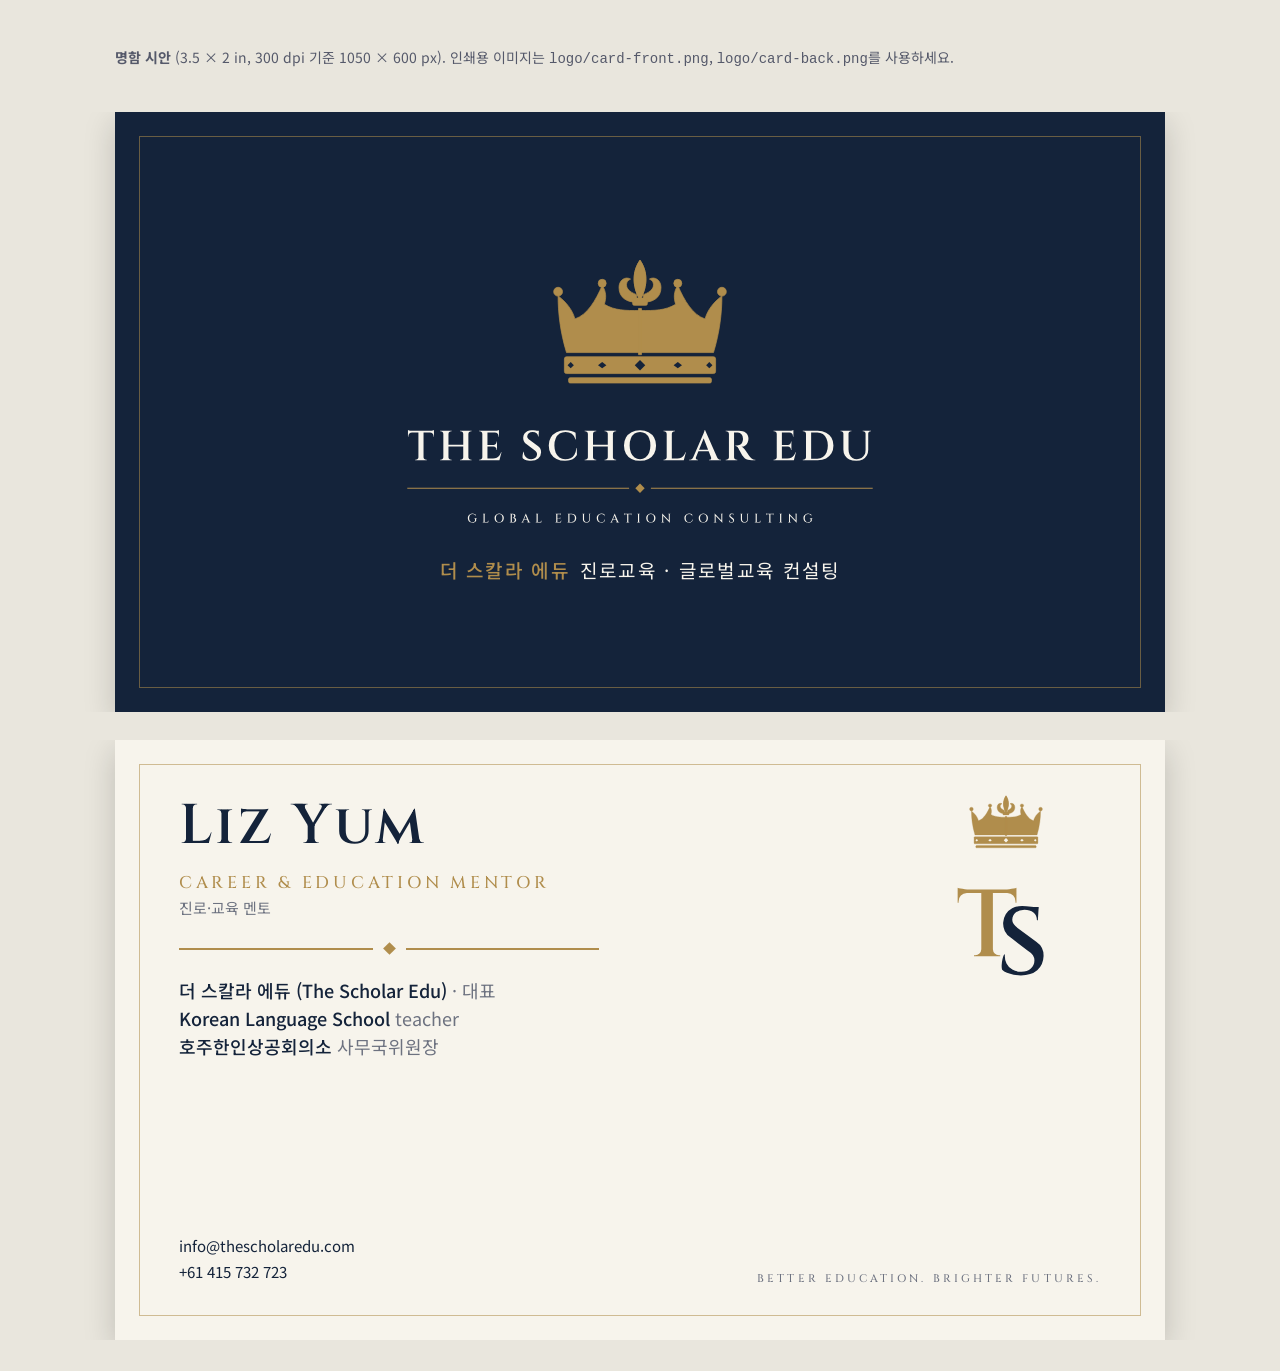
<file: card.html>
<!doctype html>
<html lang="ko">
<head>
  <meta charset="utf-8">
  <meta name="viewport" content="width=device-width, initial-scale=1">
  <title>Liz Yum — Business Card</title>
  <link rel="preconnect" href="https://fonts.googleapis.com">
  <link rel="preconnect" href="https://fonts.gstatic.com" crossorigin>
  <link href="https://fonts.googleapis.com/css2?family=Cinzel:wght@500;600&family=Noto+Sans+KR:wght@400;500&display=swap" rel="stylesheet">
  <style>
    :root { --navy: #14233a; --gold: #b08d4c; --cream: #f7f4ec; --muted: #6d7280; }
    * { box-sizing: border-box; }
    body { margin: 0; padding: 32px 16px; background: #e9e6dd; display: grid; gap: 28px; justify-items: center;
           font-family: "Noto Sans KR", "Apple SD Gothic Neo", sans-serif; }
    .note { max-width: 1050px; width: 100%; color: #55596a; font-size: 14px; line-height: 1.6; word-break: keep-all; }
    /* 3.5 x 2 in at 300 dpi = 1050 x 600 px */
    .card { width: 1050px; height: 600px; position: relative; overflow: hidden; box-shadow: 0 10px 30px rgba(0,0,0,.18); flex: none; }
    .wrap { width: 100%; display: grid; justify-items: center; overflow-x: auto; }
    .front { background: var(--navy); display: flex; flex-direction: column; align-items: center; justify-content: center; gap: 4px; }
    .ko-line { margin: 0; color: var(--cream); font-size: 19px; letter-spacing: .12em; text-align: center; }
    .ko-line b { font-weight: 500; color: var(--gold); margin-right: 10px; }
    .front::after { content: ""; position: absolute; inset: 24px; border: 1px solid rgba(176,141,76,.55); pointer-events: none; }
    .front img { width: 560px; }
    .back { background: var(--cream); color: var(--navy); padding: 58px 64px; }
    .back::after { content: ""; position: absolute; inset: 24px; border: 1px solid rgba(176,141,76,.55); pointer-events: none; }
    .name { font: 600 56px/1 "Cinzel", serif; letter-spacing: .06em; margin: 0; }
    .role { font: 500 17px/1 "Cinzel", serif; letter-spacing: .22em; color: var(--gold); margin: 20px 0 6px; }
    .role-ko { font-size: 15px; color: var(--muted); margin: 0; }
    .rule { display: flex; align-items: center; gap: 12px; width: 420px; margin: 26px 0 24px; }
    .rule::before, .rule::after { content: ""; flex: 1; height: 1.5px; background: var(--gold); }
    .rule i { width: 9px; height: 9px; background: var(--gold); transform: rotate(45deg); }
    .roles { list-style: none; padding: 0; margin: 0; font-size: 18px; line-height: 1.55; }
    .roles b { font-weight: 500; }
    .roles span { color: var(--muted); }
    .contact { position: absolute; left: 64px; bottom: 56px; font-size: 15px; line-height: 1.7; color: var(--navy); }
    .mono { position: absolute; right: 64px; top: 46px; width: 190px; }
    .tagline { position: absolute; right: 64px; bottom: 56px; font: 500 11px/1 "Cinzel", serif; letter-spacing: .28em; color: var(--muted); }
  </style>
</head>
<body>
  <p class="note"><b>명함 시안</b> (3.5 × 2 in, 300 dpi 기준 1050 × 600 px). 인쇄용 이미지는 <code>logo/card-front.png</code>, <code>logo/card-back.png</code>를 사용하세요.</p>

  <div class="wrap"><div class="card front" id="front">
    <img src="logo/scholar-logo-dark.svg" alt="The Scholar Edu — Global Education Consulting">
    <p class="ko-line"><b>더 스칼라 에듀</b>진로교육 · 글로벌교육 컨설팅</p>
  </div></div>

  <div class="wrap"><div class="card back" id="back">
    <h1 class="name">Liz Yum</h1>
    <p class="role">CAREER &amp; EDUCATION MENTOR</p>
    <p class="role-ko">진로·교육 멘토</p>
    <div class="rule"><i></i></div>
    <ul class="roles">
      <li><b>더 스칼라 에듀 (The Scholar Edu)</b> <span>· 대표</span></li>
      <li><b>Korean Language School</b> <span>teacher</span></li>
      <li><b>호주한인상공회의소</b> <span>사무국위원장</span></li>
    </ul>
    <div class="contact">info@thescholaredu.com<br>+61 415 732 723</div>
    <img class="mono" src="logo/scholar-monogram-light.svg" alt="TS monogram">
    <div class="tagline">BETTER EDUCATION. BRIGHTER FUTURES.</div>
  </div></div>
</body>
</html>
</file>
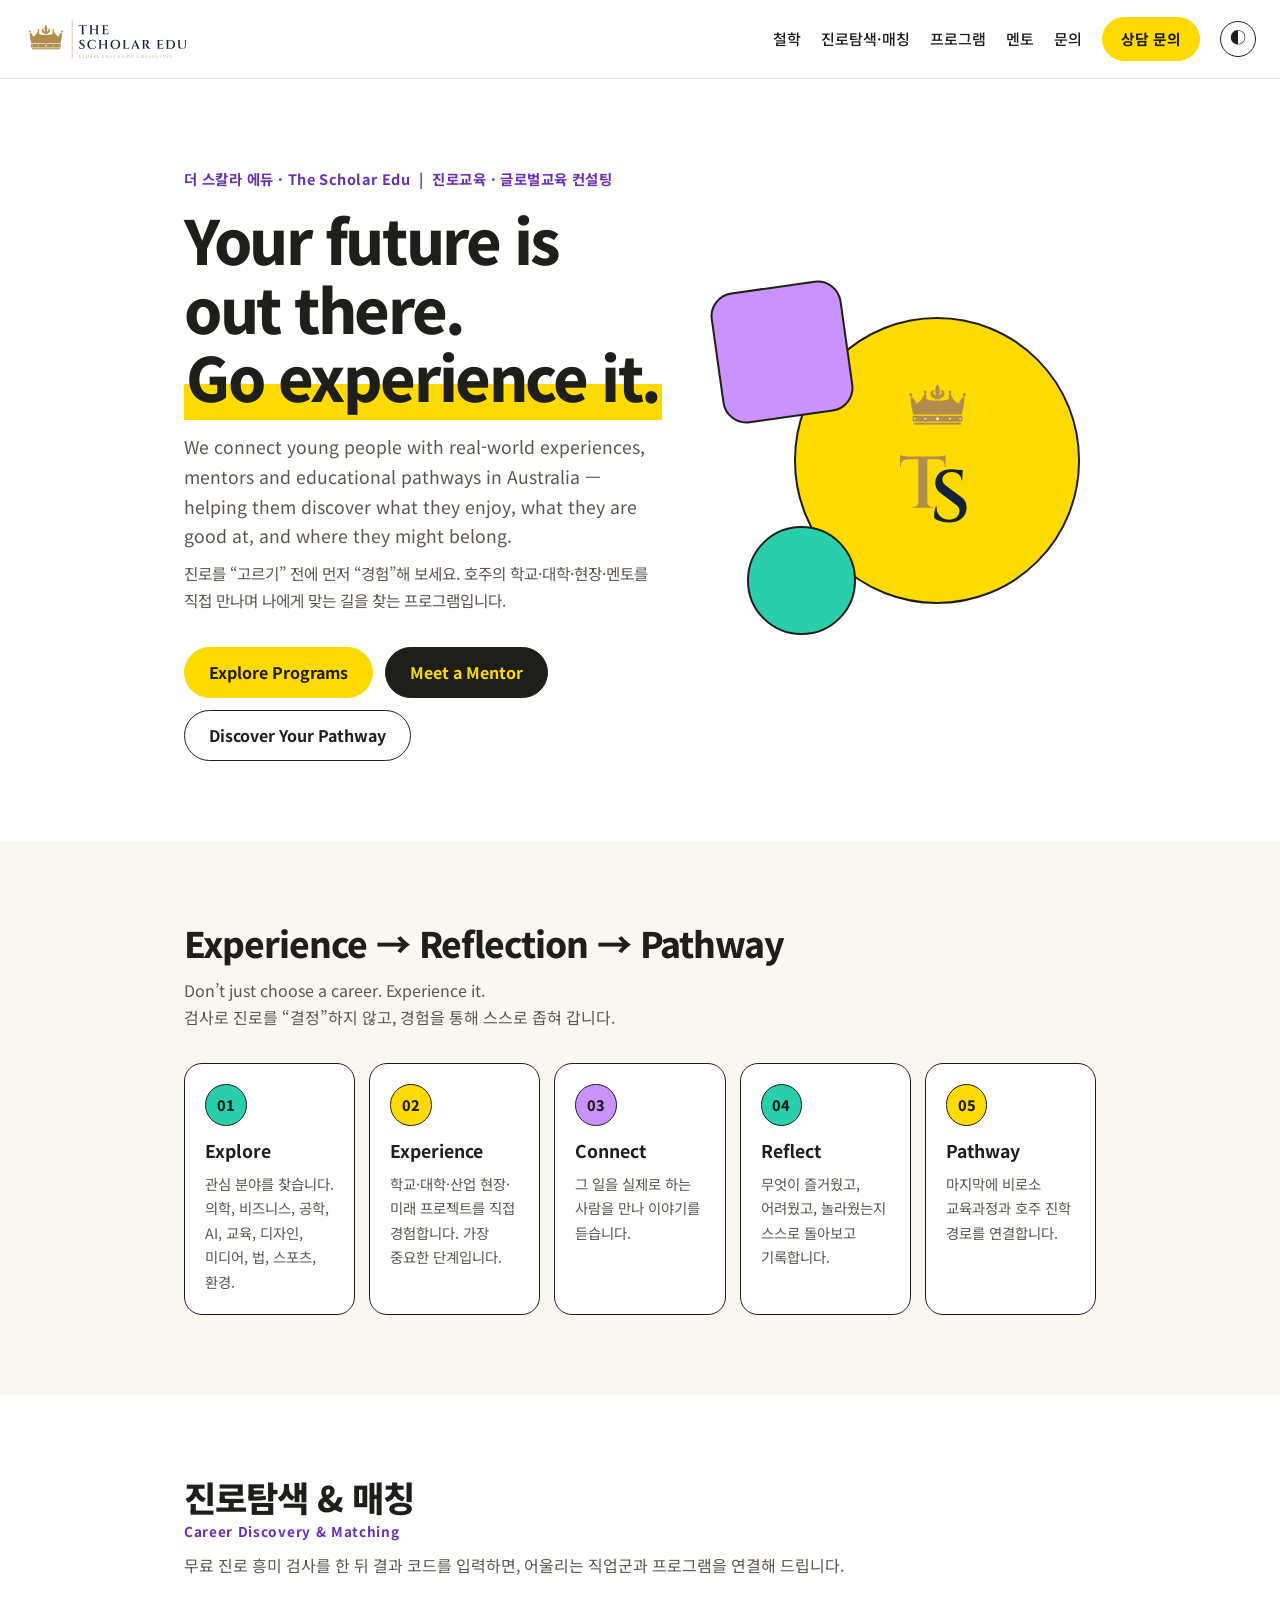
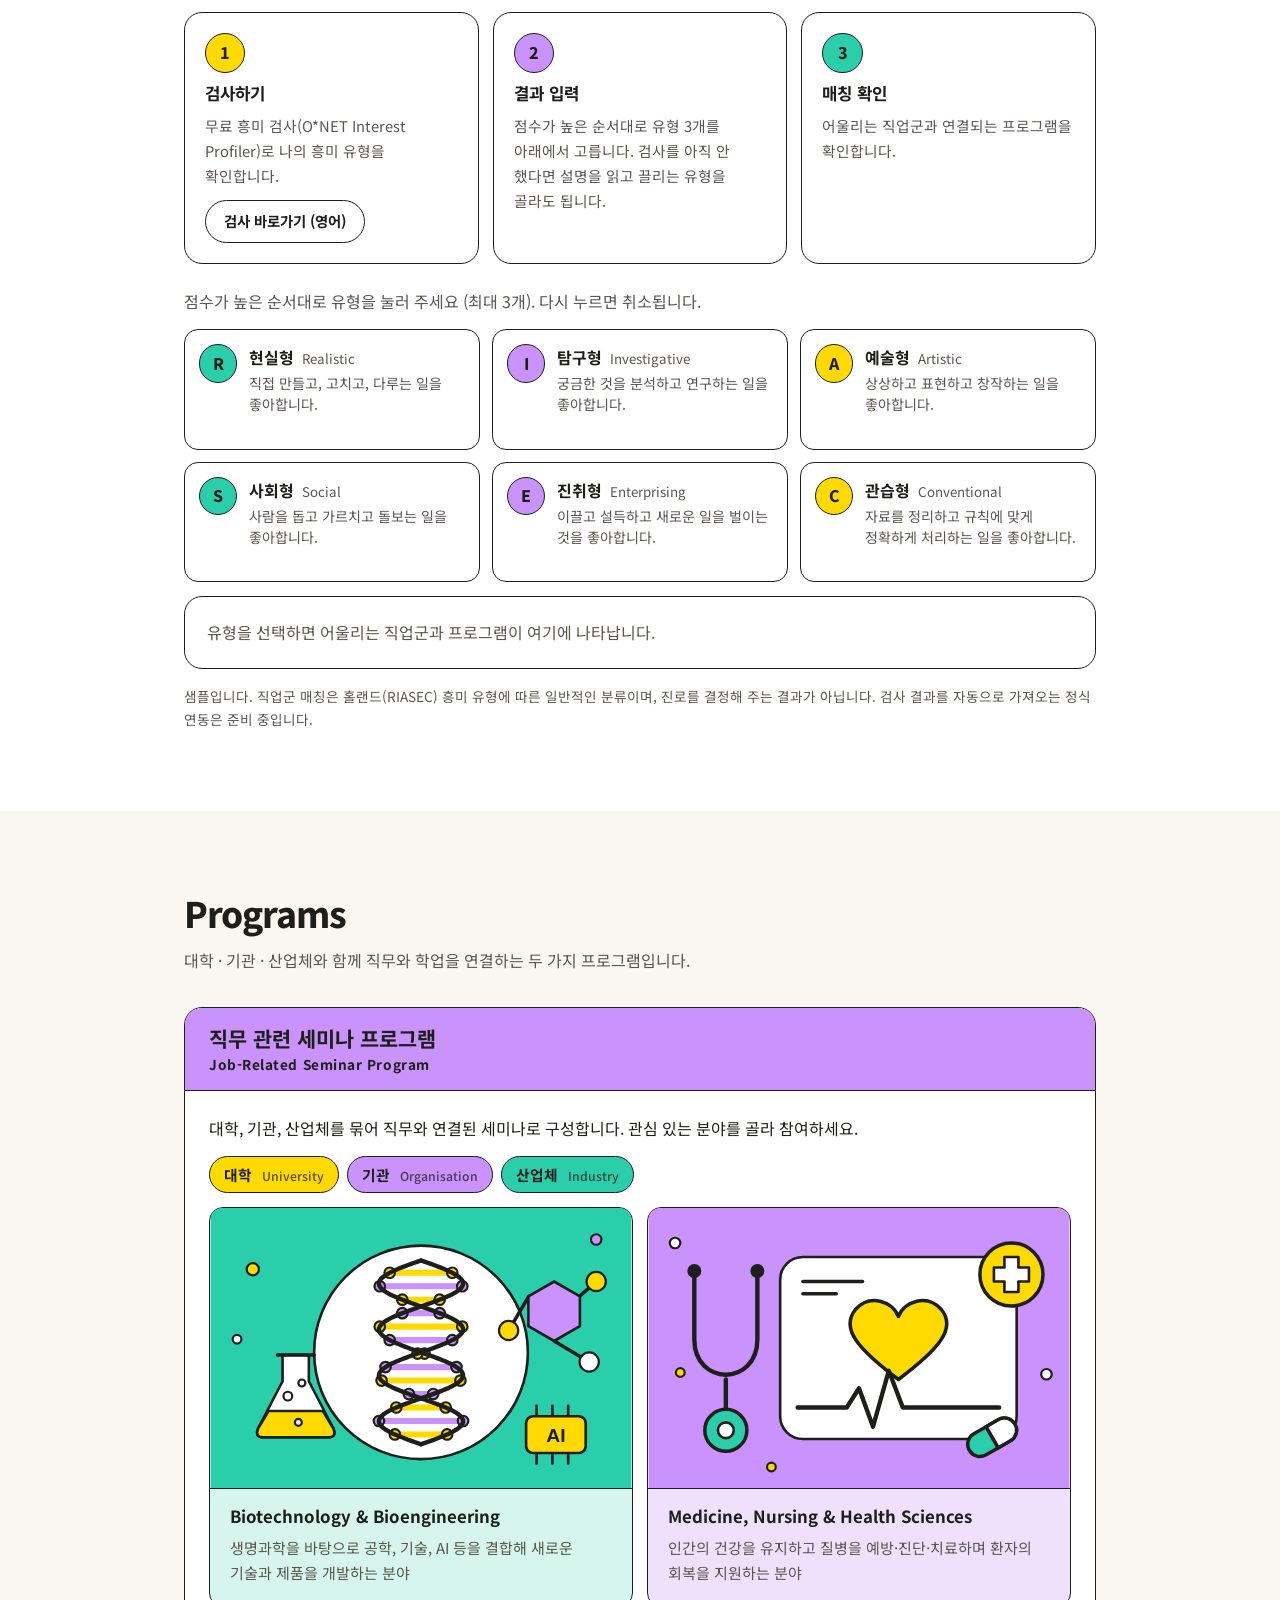
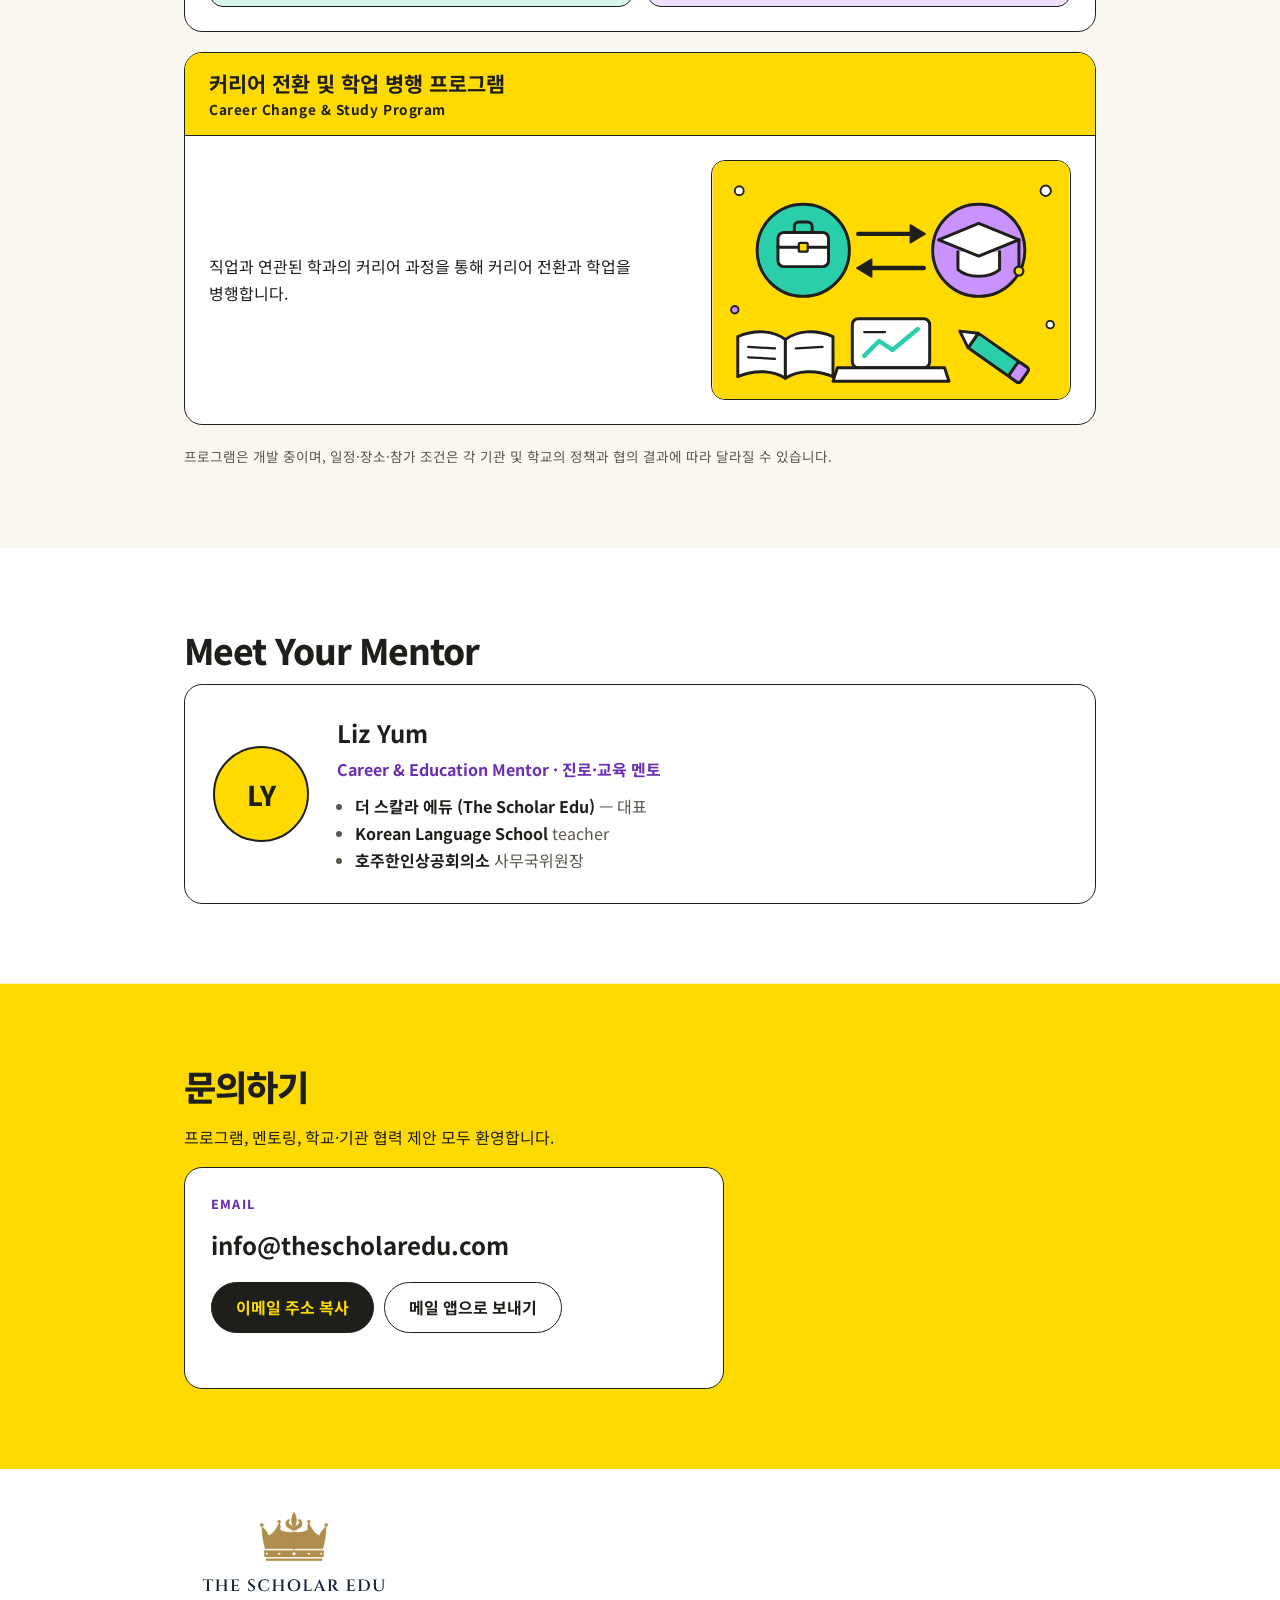
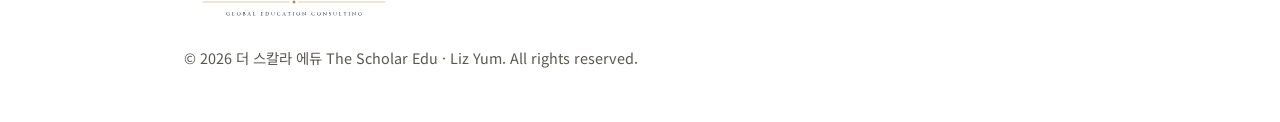
<file: scholaredu-preview.html>
<!doctype html>
<html lang="ko">
<head>
  <meta charset="utf-8">
  <meta name="viewport" content="width=device-width, initial-scale=1">
  <title>더 스칼라 에듀 · The Scholar Edu — 진로교육 · 글로벌교육 컨설팅</title>
  <meta name="description" content="더 스칼라 에듀(The Scholar Edu)는 호주의 학교·대학·현장·멘토를 직접 경험하며 진로를 발견하도록 돕는 진로교육 · 글로벌교육 컨설팅입니다.">
  <link rel="preconnect" href="https://fonts.googleapis.com">
  <link rel="preconnect" href="https://fonts.gstatic.com" crossorigin>
  <link href="https://fonts.googleapis.com/css2?family=Noto+Sans+KR:wght@400;500;700;800&display=swap" rel="stylesheet">
  <link rel="icon" type="image/svg+xml" href="[data-uri]">
  <style>
/* Palette: white / cream / ink with yellow, lilac and mint as the colour blocks.
   Fills (yellow, purple, teal) always carry ink text (--on-color), never light text. */
:root {
  --bg: #ffffff;
  --band: #faf6f0;          /* cream full-width band */
  --surface: #ffffff;
  --text: #1e1e1a;
  --muted: #5b574f;
  --border: #e6e0d4;        /* quiet dividers */
  --line: #1e1e1a;          /* strong outlines on cards and buttons */
  --yellow: #ffda00;
  --purple: #ca92fc;
  --teal: #2aceaa;
  --yellow-soft: #fff4b3;
  --purple-soft: #efe1fe;
  --teal-soft: #d6f5ed;
  --on-color: #1e1e1a;
  --accent: #6b2fb3;        /* text accent (readable on white) */
  --accent-soft: #efe1fe;
  --btn-bg: #ffda00;
  --btn-fg: #1e1e1a;
  --dark-bg: #1e1e1a;
  --dark-fg: #ffda00;
  --mark-bg: linear-gradient(transparent 60%, #ffda00 60%);
  --mark-fg: #1e1e1a;
  --radius: 18px;
}
:root[data-theme="dark"] {
  --bg: #15130f;
  --band: #1e1b15;
  --surface: #221f18;
  --text: #f6f1e6;
  --muted: #b3ad9f;
  --border: #38332a;
  --line: #f6f1e6;
  --yellow-soft: #3a3410;
  --purple-soft: #2d2142;
  --teal-soft: #14352f;
  --accent: #d9b4ff;
  --accent-soft: #2d2142;
  --dark-bg: #2d2a22;
  --mark-bg: none;
  --mark-fg: #ffda00;
  color-scheme: dark;
}
@media (prefers-color-scheme: dark) {
  :root:not([data-theme="light"]) {
    --bg: #15130f;
    --band: #1e1b15;
    --surface: #221f18;
    --text: #f6f1e6;
    --muted: #b3ad9f;
    --border: #38332a;
    --line: #f6f1e6;
    --yellow-soft: #3a3410;
    --purple-soft: #2d2142;
    --teal-soft: #14352f;
    --accent: #d9b4ff;
    --accent-soft: #2d2142;
    --dark-bg: #2d2a22;
    --mark-bg: none;
    --mark-fg: #ffda00;
    color-scheme: dark;
  }
}
* { box-sizing: border-box; }
html { scroll-behavior: smooth; }
body {
  margin: 0;
  background: var(--bg);
  color: var(--text);
  font-family: -apple-system, BlinkMacSystemFont, "Pretendard", "Noto Sans KR", "Apple SD Gothic Neo", sans-serif;
  font-size: 16px;
  line-height: 1.7;
  word-break: keep-all;
  overflow-wrap: break-word;
}
a { color: inherit; text-decoration: none; }

/* ---------- header ---------- */
.site-header {
  position: sticky;
  top: env(safe-area-inset-top, 0px);
  z-index: 10;
  display: flex;
  justify-content: space-between;
  align-items: center;
  gap: 12px;
  padding: 12px 24px;
  background: color-mix(in srgb, var(--bg) 92%, transparent);
  backdrop-filter: blur(10px);
  border-bottom: 1px solid var(--border);
}
.logo { display: block; flex: none; line-height: 0; }
.logo img { height: 54px; width: auto; }
img.logo-dark { display: none; }
:root[data-theme="dark"] img.logo-light { display: none; }
:root[data-theme="dark"] img.logo-dark { display: inline-block; }
@media (prefers-color-scheme: dark) {
  :root:not([data-theme="light"]) img.logo-light { display: none; }
  :root:not([data-theme="light"]) img.logo-dark { display: inline-block; }
}
.site-header nav { display: flex; align-items: center; gap: 20px; }
.site-header nav a:not(.btn) { color: var(--text); font-size: 0.94rem; font-weight: 500; white-space: nowrap; }
.site-header nav a:not(.btn):hover { text-decoration: underline; text-decoration-color: var(--purple); text-decoration-thickness: 3px; text-underline-offset: 6px; }
.btn.cta { padding: 8px 18px; font-size: 0.92rem; white-space: nowrap; }
#theme-toggle {
  border: 1.5px solid var(--line);
  background: var(--surface);
  color: var(--text);
  width: 36px;
  height: 36px;
  border-radius: 50%;
  cursor: pointer;
  font-size: 1rem;
  flex: none;
}

/* ---------- layout ---------- */
main { max-width: 960px; margin: 0 auto; padding: 0 24px; }
.section { padding: 80px 0; scroll-margin-top: 64px; }
/* full-width colour bands without changing the markup */
.band { position: relative; background: var(--band); box-shadow: 0 0 0 100vmax var(--band); clip-path: inset(0 -100vmax); }
.band-yellow { background: var(--yellow); box-shadow: 0 0 0 100vmax var(--yellow); color: var(--on-color); }
.band-yellow .contact-card { color: var(--text); }
.section h2 { font-size: clamp(1.7rem, 4.6vw, 2.2rem); line-height: 1.25; margin: 0 0 12px; letter-spacing: -0.03em; font-weight: 800; }
.en-sub { display: block; margin-top: 4px; font-size: 0.85rem; font-weight: 700; letter-spacing: 0.05em; color: var(--accent); }
.band-yellow .en-sub { color: var(--on-color); }
.section-lead { color: var(--muted); margin: 0 0 32px; max-width: 42em; }
.band-yellow .section-lead, .band-yellow > p { color: var(--on-color); }
.muted { color: var(--muted); }
.note { color: var(--muted); font-size: 0.85rem; margin: 16px 0 0; }

/* ---------- buttons ---------- */
.btn {
  display: inline-block;
  padding: 11px 24px;
  border: 1.5px solid var(--line);
  border-radius: 999px;
  background: var(--surface);
  color: var(--text);
  font: inherit;
  font-weight: 700;
  cursor: pointer;
  transition: transform 0.15s, box-shadow 0.15s;
}
.btn:hover { transform: translateY(-2px); box-shadow: 0 4px 0 var(--line); }
.btn.primary { background: var(--btn-bg); border-color: var(--btn-bg); color: var(--btn-fg); }
.btn.primary:hover { box-shadow: 0 4px 0 var(--line); }
.btn.dark { background: var(--dark-bg); border-color: var(--dark-bg); color: var(--dark-fg); }
.btn:focus-visible { outline: 3px solid var(--purple); outline-offset: 2px; }

/* ---------- hero ---------- */
.hero { display: grid; grid-template-columns: 1.25fr 1fr; gap: 40px; align-items: center; padding: 88px 0 80px; }
.hero-copy { min-width: 0; }
.eyebrow { color: var(--accent); font-weight: 700; font-size: 0.9rem; letter-spacing: 0.03em; margin: 0 0 14px; }
.hero h1 { font-size: clamp(2.3rem, 6.4vw, 3.8rem); line-height: 1.12; letter-spacing: -0.04em; font-weight: 800; margin: 0 0 22px; }
mark.accent { background: var(--mark-bg); color: var(--mark-fg); padding: 0 2px; }
.lead { font-size: 1.1rem; color: var(--muted); max-width: 36em; margin: 0 0 10px; }
.lead-ko { color: var(--muted); max-width: 36em; margin: 0 0 32px; font-size: 0.98rem; }
.actions { display: flex; flex-wrap: wrap; gap: 12px; }
.hero-art { position: relative; aspect-ratio: 1; max-width: 100%; }
.shape { position: absolute; border: 2px solid var(--line); display: grid; place-items: center; }
.shape.yellow { background: var(--yellow); width: 74%; aspect-ratio: 1; border-radius: 50%; right: 4%; top: 12%; }
.shape.yellow img { width: 52%; height: auto; }
.shape.purple { background: var(--purple); width: 34%; aspect-ratio: 1; border-radius: 24px; left: 2%; top: 4%; transform: rotate(-8deg); z-index: 1; }
.shape.teal { background: var(--teal); width: 28%; aspect-ratio: 1; border-radius: 50%; left: 10%; bottom: 6%; z-index: 1; }

/* ---------- approach steps ---------- */
.steps { list-style: none; margin: 0; padding: 0; display: grid; gap: 14px; grid-template-columns: repeat(5, 1fr); }
.steps li { min-width: 0; padding: 20px; background: var(--surface); border: 1.5px solid var(--line); border-radius: var(--radius); }
.steps .num { display: grid; place-items: center; width: 2.6rem; height: 2.6rem; margin-bottom: 10px; border: 1.5px solid var(--line); border-radius: 50%; color: var(--on-color); font-weight: 800; font-size: 0.9rem; background: var(--teal); }
.steps li:nth-child(3n+2) .num { background: var(--yellow); }
.steps li:nth-child(3n+3) .num { background: var(--purple); }
.steps h3 { margin: 0 0 6px; font-size: 1.1rem; }
.steps p { margin: 0; color: var(--muted); font-size: 0.9rem; }

/* ---------- discovery flow ---------- */
.flow { list-style: none; margin: 0 0 24px; padding: 0; counter-reset: f; display: grid; gap: 14px; grid-template-columns: repeat(3, 1fr); }
.flow li { counter-increment: f; display: grid; gap: 6px; align-content: start; min-width: 0; padding: 20px; background: var(--surface); border: 1.5px solid var(--line); border-radius: var(--radius); }
.flow li::before { content: counter(f); display: grid; place-items: center; width: 2.4rem; height: 2.4rem; border: 1.5px solid var(--line); border-radius: 50%; background: var(--yellow); color: var(--on-color); font-weight: 800; }
.flow li:nth-child(2)::before { background: var(--purple); }
.flow li:nth-child(3)::before { background: var(--teal); }
.flow b { font-size: 1.05rem; }
.flow span { color: var(--muted); font-size: 0.92rem; }
.flow .btn { justify-self: start; margin-top: 6px; padding: 8px 18px; font-size: 0.9rem; }

/* ---------- programs ---------- */
.program { margin-bottom: 20px; background: var(--surface); border: 1.5px solid var(--line); border-radius: var(--radius); overflow: hidden; }
.program-head { padding: 16px 24px; border-bottom: 1.5px solid var(--line); color: var(--on-color); }
.program-head.purple { background: var(--purple); }
.program-head.yellow { background: var(--yellow); }
.program-head h3 { margin: 0; font-size: 1.3rem; line-height: 1.4; }
.program-head .en { display: block; margin-top: 2px; font-size: 0.85rem; font-weight: 700; letter-spacing: 0.04em; }
.program-body { display: grid; gap: 14px; padding: 24px; }
.program-body > p { margin: 0; }
.program-body.with-art { grid-template-columns: 1fr minmax(0, 360px); align-items: center; gap: 24px; }
.with-art .art { display: block; width: 100%; height: auto; aspect-ratio: 3 / 2; border: 1.5px solid var(--line); border-radius: 14px; }
.bundle { list-style: none; margin: 0; padding: 0; display: flex; flex-wrap: wrap; gap: 8px; }
.bundle li { padding: 5px 14px; border: 1.5px solid var(--line); border-radius: 999px; font-weight: 700; font-size: 0.92rem; color: var(--on-color); }
.bundle li.yellow { background: var(--yellow); }
.bundle li.purple { background: var(--purple); }
.bundle li.teal { background: var(--teal); }
.bundle small { margin-left: 6px; font-weight: 500; opacity: 0.75; }
.cats { display: grid; gap: 14px; grid-template-columns: repeat(2, 1fr); }
.cat { min-width: 0; padding: 20px; border: 1.5px solid var(--line); border-radius: 14px; overflow: hidden; }
.cat .art { display: block; width: calc(100% + 40px); max-width: none; height: auto; aspect-ratio: 3 / 2; margin: -20px -20px 16px; border-bottom: 1.5px solid var(--line); }
.cat.teal { background: var(--teal-soft); }
.cat.purple { background: var(--purple-soft); }
.cat h4 { margin: 0 0 6px; font-size: 1.05rem; line-height: 1.4; overflow-wrap: anywhere; }
.cat p { margin: 0; color: var(--muted); font-size: 0.94rem; }

/* ---------- mentor ---------- */
.profile { display: flex; gap: 28px; align-items: center; padding: 28px; background: var(--surface); border: 1.5px solid var(--line); border-radius: var(--radius); }
.avatar { flex: none; width: 96px; height: 96px; border: 2px solid var(--line); border-radius: 50%; background: var(--yellow); color: var(--on-color); display: grid; place-items: center; font-size: 1.7rem; font-weight: 800; }
.profile h3 { margin: 0; font-size: 1.5rem; }
.role { margin: 2px 0 10px; color: var(--accent); font-weight: 700; }
.roles { margin: 0; padding-left: 18px; color: var(--muted); }
.roles b { color: var(--text); }

/* ---------- contact ---------- */
.contact-card { display: grid; gap: 10px; justify-items: start; max-width: 540px; padding: 26px; background: var(--surface); border: 1.5px solid var(--line); border-radius: var(--radius); }
.contact-label { font-size: 0.78rem; font-weight: 800; letter-spacing: 0.1em; text-transform: uppercase; color: var(--accent); }
.contact-email { font-size: clamp(1.15rem, 4.6vw, 1.5rem); overflow-wrap: anywhere; user-select: all; }
.contact-actions { display: flex; flex-wrap: wrap; gap: 10px; margin-top: 6px; }
.contact-card .note { margin: 0; min-height: 1.4em; }

/* ---------- footer ---------- */
.site-footer { width: min(912px, calc(100% - 48px)); margin: 0 auto; padding: 36px 0 52px; color: var(--muted); font-size: 0.9rem; }
.footer-logo { width: 220px; max-width: 70%; height: auto; }
.site-footer p { margin: 12px 0 0; }

/* ---------- responsive ---------- */
@media (max-width: 860px) {
  .steps { grid-template-columns: repeat(2, 1fr); }
  .hero { grid-template-columns: 1fr; gap: 28px; }
  .hero-art { max-width: 320px; }
}
@media (max-width: 760px) {
  .site-header nav a:not(.btn) { display: none; }
  .flow { grid-template-columns: 1fr; }
}
@media (max-width: 700px) {
  .cats { grid-template-columns: 1fr; }
  .program-body.with-art { grid-template-columns: 1fr; }
}
@media (max-width: 640px) {
  .section { padding: 56px 0; }
  .hero { padding: 56px 0 56px; }
  .site-header { padding: 10px 16px; }
  main { padding-left: 16px; padding-right: 16px; }
  .site-footer { width: calc(100% - 32px); }
  .profile { flex-direction: column; align-items: flex-start; }
  .program-head { padding: 14px 18px; }
  .program-body { padding: 18px; }
}
@media (max-width: 520px) {
  .steps { grid-template-columns: 1fr; }
}
@media (prefers-reduced-motion: reduce) {
  html { scroll-behavior: auto; }
  .btn { transition: none; }
}

</style>
  <style>
/* Styles for matching.js.
   Page tokens used: --bg --band --surface --text --muted --border --line --accent --accent-soft
                     --yellow --purple --teal --yellow-soft --purple-soft --teal-soft --on-color */
.matcher { display: grid; gap: 14px; }
.matcher-lead { margin: 0; color: var(--muted); }
.types { display: grid; gap: 12px; grid-template-columns: repeat(3, 1fr); }
.type { --tc: var(--teal); display: grid; grid-template-columns: auto 1fr; grid-template-rows: auto auto; gap: 4px 12px; align-items: start; min-width: 0; padding: 14px; text-align: left; font: inherit; color: var(--text); background: var(--surface); border: 1.5px solid var(--line); border-radius: 14px; cursor: pointer; transition: transform 0.15s, box-shadow 0.15s; }
.type[data-key="R"], .type[data-key="S"] { --tc: var(--teal); }
.type[data-key="I"], .type[data-key="E"] { --tc: var(--purple); }
.type[data-key="A"], .type[data-key="C"] { --tc: var(--yellow); }
.type:hover:not(:disabled) { transform: translateY(-2px); box-shadow: 0 4px 0 var(--line); }
.type:focus-visible, .link-btn:focus-visible { outline: 3px solid var(--purple); outline-offset: 2px; }
.type-letter { grid-row: span 2; display: grid; place-items: center; width: 2.4rem; height: 2.4rem; border: 1.5px solid var(--line); border-radius: 50%; background: var(--tc); color: var(--on-color); font-weight: 800; }
.type-body { display: grid; gap: 2px; min-width: 0; }
.type-body strong small { margin-left: 4px; font-weight: 400; color: var(--muted); }
.type-desc { color: var(--muted); font-size: 0.88rem; line-height: 1.5; }
.type-rank { grid-column: 2; min-height: 1.2em; font-size: 0.78rem; font-weight: 800; letter-spacing: 0.04em; }
.type[aria-pressed="true"] { background: var(--tc); color: var(--on-color); box-shadow: 0 4px 0 var(--line); }
.type[aria-pressed="true"] .type-letter { background: var(--surface); color: var(--text); }
.type[aria-pressed="true"] .type-desc, .type[aria-pressed="true"] .type-body strong small { color: var(--on-color); opacity: 0.8; }
.type[aria-pressed="true"] .type-rank { color: var(--on-color); }
.type:disabled { opacity: 0.4; cursor: not-allowed; }

.code-row { display: flex; flex-wrap: wrap; align-items: baseline; gap: 10px; }
.code-row:empty { display: none; }
.code-label { color: var(--muted); font-size: 0.88rem; }
.code { font-size: 1.4rem; letter-spacing: 0.08em; }
.link-btn { margin-left: auto; padding: 2px 4px; border: 0; background: none; color: var(--accent); font: inherit; font-size: 0.9rem; font-weight: 700; text-decoration: underline; cursor: pointer; }

.match-result { display: grid; gap: 10px; padding: 22px; background: var(--surface); border: 1.5px solid var(--line); border-radius: var(--radius); }
.match-result h4 { margin: 8px 0 0; font-size: 1.02rem; }
.match-result h4:first-child { margin-top: 0; }
.match-result p { margin: 0; }
.jobs, .progs { list-style: none; margin: 0; padding: 0; display: grid; gap: 8px; }
.jobs { grid-template-columns: repeat(2, 1fr); }
.jobs li { display: flex; align-items: center; justify-content: space-between; gap: 10px; padding: 10px 14px; background: var(--band); border: 1.5px solid var(--line); border-radius: 12px; min-width: 0; overflow-wrap: anywhere; font-weight: 500; }
.job-type { flex: none; display: grid; place-items: center; width: 1.6rem; height: 1.6rem; border: 1.5px solid var(--line); border-radius: 50%; font-size: 0.72rem; font-weight: 800; color: var(--on-color); background: var(--teal); }
.job-type[data-type="I"], .job-type[data-type="E"] { background: var(--purple); }
.job-type[data-type="A"], .job-type[data-type="C"] { background: var(--yellow); }
.progs li { padding: 12px 14px; border: 1.5px solid var(--line); border-radius: 12px; background: var(--purple-soft); overflow-wrap: anywhere; }
.progs li.best { background: var(--yellow); color: var(--on-color); }
.progs li.best .muted { color: var(--on-color); opacity: 0.75; }
.next { display: grid; gap: 6px; padding-top: 6px; }
.next-actions { display: flex; flex-wrap: wrap; gap: 10px; margin-top: 4px; }
.match-result .muted { color: var(--muted); }
.match-result .note { color: var(--muted); font-size: 0.85rem; }

@media (max-width: 760px) { .types { grid-template-columns: repeat(2, 1fr); } .jobs { grid-template-columns: 1fr; } }
@media (max-width: 460px) { .types { grid-template-columns: 1fr; } }

</style>
</head>
<body>
  <header class="site-header">
    <a class="logo" href="#top" aria-label="더 스칼라 에듀 The Scholar Edu — 홈">
      <img class="logo-light" src="[data-uri]" alt="The Scholar Edu — Global Education Consulting">
      <img class="logo-dark" src="[data-uri]" alt="">
    </a>
    <nav aria-label="주요 메뉴">
      <a href="#approach">철학</a>
      <a href="#discover">진로탐색·매칭</a>
      <a href="#program">프로그램</a>
      <a href="#mentor">멘토</a>
      <a href="#contact">문의</a>
      <a class="btn primary cta" href="#contact">상담 문의</a>
      <button id="theme-toggle" type="button" aria-label="다크 모드 전환">◐</button>
    </nav>
  </header>

  <main id="top">
    <section class="hero">
      <div class="hero-copy">
        <p class="eyebrow">더 스칼라 에듀 · The Scholar Edu &nbsp;|&nbsp; 진로교육 · 글로벌교육 컨설팅</p>
        <h1>Your future is out there.<br><mark class="accent">Go experience it.</mark></h1>
        <p class="lead">We connect young people with real-world experiences, mentors and educational pathways in Australia — helping them discover what they enjoy, what they are good at, and where they might belong.</p>
        <p class="lead-ko">진로를 “고르기” 전에 먼저 “경험”해 보세요. 호주의 학교·대학·현장·멘토를 직접 만나며 나에게 맞는 길을 찾는 프로그램입니다.</p>
        <div class="actions">
          <a class="btn primary" href="#program">Explore Programs</a>
          <a class="btn dark" href="#mentor">Meet a Mentor</a>
          <a class="btn" href="#discover">Discover Your Pathway</a>
        </div>
      </div>
      <div class="hero-art" aria-hidden="true">
        <span class="shape purple"></span>
        <span class="shape teal"></span>
        <span class="shape yellow"><img src="[data-uri]" alt=""></span>
      </div>
    </section>

    <section id="approach" class="section band">
      <h2>Experience → Reflection → Pathway</h2>
      <p class="section-lead">Don’t just choose a career. Experience it.<br>검사로 진로를 “결정”하지 않고, 경험을 통해 스스로 좁혀 갑니다.</p>
      <ol class="steps">
        <li><span class="num">01</span><h3>Explore</h3><p>관심 분야를 찾습니다. 의학, 비즈니스, 공학, AI, 교육, 디자인, 미디어, 법, 스포츠, 환경.</p></li>
        <li><span class="num">02</span><h3>Experience</h3><p>학교·대학·산업 현장·미래 프로젝트를 직접 경험합니다. 가장 중요한 단계입니다.</p></li>
        <li><span class="num">03</span><h3>Connect</h3><p>그 일을 실제로 하는 사람을 만나 이야기를 듣습니다.</p></li>
        <li><span class="num">04</span><h3>Reflect</h3><p>무엇이 즐거웠고, 어려웠고, 놀라웠는지 스스로 돌아보고 기록합니다.</p></li>
        <li><span class="num">05</span><h3>Pathway</h3><p>마지막에 비로소 교육과정과 호주 진학 경로를 연결합니다.</p></li>
      </ol>
    </section>

    <section id="discover" class="section">
      <h2>진로탐색 &amp; 매칭 <span class="en-sub">Career Discovery &amp; Matching</span></h2>
      <p class="section-lead">무료 진로 흥미 검사를 한 뒤 결과 코드를 입력하면, 어울리는 직업군과 프로그램을 연결해 드립니다.</p>
      <ol class="flow">
        <li><b>검사하기</b><span>무료 흥미 검사(O*NET Interest Profiler)로 나의 흥미 유형을 확인합니다.</span>
          <a class="btn" href="https://www.mynextmove.org/explore/ip" target="_blank" rel="noopener">검사 바로가기 (영어)</a></li>
        <li><b>결과 입력</b><span>점수가 높은 순서대로 유형 3개를 아래에서 고릅니다. 검사를 아직 안 했다면 설명을 읽고 끌리는 유형을 골라도 됩니다.</span></li>
        <li><b>매칭 확인</b><span>어울리는 직업군과 연결되는 프로그램을 확인합니다.</span></li>
      </ol>
      <div id="matcher" class="matcher"></div>
      <p class="note">샘플입니다. 직업군 매칭은 홀랜드(RIASEC) 흥미 유형에 따른 일반적인 분류이며, 진로를 결정해 주는 결과가 아닙니다. 검사 결과를 자동으로 가져오는 정식 연동은 준비 중입니다.</p>
    </section>

    <section id="program" class="section band">
      <h2>Programs</h2>
      <p class="section-lead">대학 · 기관 · 산업체와 함께 직무와 학업을 연결하는 두 가지 프로그램입니다.</p>

      <article class="program">
        <div class="program-head purple">
          <h3>직무 관련 세미나 프로그램 <span class="en">Job-Related Seminar Program</span></h3>
        </div>
        <div class="program-body">
        <p>대학, 기관, 산업체를 묶어 직무와 연결된 세미나로 구성합니다. 관심 있는 분야를 골라 참여하세요.</p>
        <ul class="bundle" aria-label="참여 주체">
          <li class="yellow">대학 <small>University</small></li>
          <li class="purple">기관 <small>Organisation</small></li>
          <li class="teal">산업체 <small>Industry</small></li>
        </ul>
        <div class="cats">
          <section class="cat teal">
            <img class="art" src="[data-uri]" alt="DNA, 플라스크, 분자, AI 칩이 어우러진 바이오공학 일러스트">
            <h4>Biotechnology &amp; Bioengineering</h4>
            <p>생명과학을 바탕으로 공학, 기술, AI 등을 결합해 새로운 기술과 제품을 개발하는 분야</p>
          </section>
          <section class="cat purple">
            <img class="art" src="[data-uri]" alt="심전도가 흐르는 하트와 청진기가 있는 의료·보건 일러스트">
            <h4>Medicine, Nursing &amp; Health Sciences</h4>
            <p>인간의 건강을 유지하고 질병을 예방·진단·치료하며 환자의 회복을 지원하는 분야</p>
          </section>
        </div>
        </div>
      </article>

      <article class="program">
        <div class="program-head yellow">
          <h3>커리어 전환 및 학업 병행 프로그램 <span class="en">Career Change &amp; Study Program</span></h3>
        </div>
        <div class="program-body with-art">
          <p>직업과 연관된 학과의 커리어 과정을 통해 커리어 전환과 학업을 병행합니다.</p>
          <img class="art" src="[data-uri]" alt="서류가방에서 졸업모로 전환하는 화살표와 노트북, 책이 있는 커리어 전환·학업 병행 일러스트">
        </div>
      </article>

      <p class="note">프로그램은 개발 중이며, 일정·장소·참가 조건은 각 기관 및 학교의 정책과 협의 결과에 따라 달라질 수 있습니다.</p>

    </section>

    <section id="mentor" class="section">
      <h2>Meet Your Mentor</h2>
      <div class="profile">
        <div class="avatar" aria-hidden="true">LY</div>
        <div>
          <h3>Liz Yum</h3>
          <p class="role">Career &amp; Education Mentor · 진로·교육 멘토</p>
          <ul class="roles">
            <li><b>더 스칼라 에듀 (The Scholar Edu)</b> — 대표</li>
            <li><b>Korean Language School</b> teacher</li>
            <li><b>호주한인상공회의소</b> 사무국위원장</li>
          </ul>
        </div>
      </div>
    </section>

    <section id="contact" class="section band band-yellow">
      <h2>문의하기</h2>
      <p>프로그램, 멘토링, 학교·기관 협력 제안 모두 환영합니다.</p>
      <div class="contact-card">
        <span class="contact-label">Email</span>
        <strong id="contact-email" class="contact-email">info@thescholaredu.com</strong>
        <div class="contact-actions">
          <button id="copy-email" class="btn dark" type="button">이메일 주소 복사</button>
          <a class="btn" href="mailto:info@thescholaredu.com">메일 앱으로 보내기</a>
        </div>
        <p id="copy-status" class="note" role="status"></p>
      </div>
    </section>
  </main>

  <footer class="site-footer">
    <img class="footer-logo logo-light" src="[data-uri]" alt="The Scholar Edu">
    <img class="footer-logo logo-dark" src="[data-uri]" alt="">
    <p>© <span id="year"></span> 더 스칼라 에듀 The Scholar Edu · Liz Yum. All rights reserved.</p>
  </footer>

  <script>
/* Career Discovery & Matching widget (sample).
 *
 * The user picks up to three Holland (RIASEC) interest types in order, e.g. from the result of a free
 * interest test such as the O*NET Interest Profiler. The widget then lists matching job groups and
 * the programs they connect to. The mapping is a general classification, not a verdict.
 *
 * Usage:  initMatcher(document.getElementById("matcher"), { lang: "ko" });   // or "en"
 *          options: contactHref, programHref (empty string hides the button), target ("_top" inside an iframe)
 * Edit the TYPES, JOBS and PROGRAMS tables below to change the content.
 */
(function () {
  var MAX_PICKS = 3;
  var RANK_WEIGHT = [3, 2, 1];

  var TYPES = {
    R: { ko: ["현실형", "Realistic"],     d: { ko: "직접 만들고, 고치고, 다루는 일을 좋아합니다.",           en: "You like hands-on work: building, fixing and operating things." } },
    I: { ko: ["탐구형", "Investigative"], d: { ko: "궁금한 것을 분석하고 연구하는 일을 좋아합니다.",         en: "You like analysing problems and researching how things work." } },
    A: { ko: ["예술형", "Artistic"],      d: { ko: "상상하고 표현하고 창작하는 일을 좋아합니다.",             en: "You like imagining, expressing and creating." } },
    S: { ko: ["사회형", "Social"],        d: { ko: "사람을 돕고 가르치고 돌보는 일을 좋아합니다.",           en: "You like helping, teaching and caring for people." } },
    E: { ko: ["진취형", "Enterprising"],  d: { ko: "이끌고 설득하고 새로운 일을 벌이는 것을 좋아합니다.",     en: "You like leading, persuading and starting new things." } },
    C: { ko: ["관습형", "Conventional"],  d: { ko: "자료를 정리하고 규칙에 맞게 정확하게 처리하는 일을 좋아합니다.", en: "You like organising information and working accurately to clear rules." } },
  };

  // [Korean, English] job groups per interest type, in priority order.
  var JOBS = {
    R: [["공학·기술 엔지니어", "Engineering & technical"], ["의료·실험 장비 기술", "Medical & lab equipment technology"], ["건설·시설 관리", "Construction & facilities"], ["환경·자연 현장", "Environment & field work"]],
    I: [["연구원·과학자", "Research & science"], ["바이오·생명공학 연구", "Biotechnology & bioengineering research"], ["의사·의학 전문직", "Medicine & medical professions"], ["데이터·AI 분석", "Data & AI analysis"]],
    A: [["디자인·미디어", "Design & media"], ["콘텐츠·글쓰기", "Content & writing"], ["건축·공간 디자인", "Architecture & spatial design"], ["의료·과학 시각화·커뮤니케이션", "Medical & science visualisation and communication"]],
    S: [["간호·보건 돌봄", "Nursing & health care"], ["교육·상담", "Education & counselling"], ["재활·치료", "Rehabilitation & therapy"], ["사회복지", "Social work"]],
    E: [["경영·창업", "Business & entrepreneurship"], ["마케팅·영업", "Marketing & sales"], ["법률·정책", "Law & policy"], ["헬스케어·바이오 비즈니스", "Healthcare & biotech business"]],
    C: [["회계·재무", "Accounting & finance"], ["행정·사무 관리", "Administration"], ["의료정보·기록 관리", "Health information management"], ["품질·규정 관리", "Quality & regulatory affairs"]],
  };

  // How strongly each interest type points to a program category (0 = not at all).
  var PROGRAMS = [
    { name: ["Biotechnology & Bioengineering", "Biotechnology & Bioengineering"], w: { I: 3, R: 2, C: 1, E: 0.5 } },
    { name: ["Medicine, Nursing & Health Sciences", "Medicine, Nursing & Health Sciences"], w: { S: 3, I: 2, C: 1, E: 0.5, R: 0.5 } },
  ];

  var T = {
    ko: {
      pickLead: "점수가 높은 순서대로 유형을 눌러 주세요 (최대 3개). 다시 누르면 취소됩니다.",
      yourCode: "나의 유형 코드", reset: "처음부터",
      empty: "유형을 선택하면 어울리는 직업군과 프로그램이 여기에 나타납니다.",
      jobs: "어울리는 직업군", programs: "연결되는 프로그램", seminar: "직무 관련 세미나 프로그램",
      next: "다음 단계", nextText: "연관 학과의 커리어 과정과 학업을 함께 알아보고 싶다면 커리어 전환 및 학업 병행 프로그램을 문의하세요.",
      contact: "상담 문의", programsLink: "프로그램 보기", more: "3개를 고르면 더 정확하게 매칭됩니다.", group: "흥미 유형 선택",
      rank: function (n) { return n + "순위"; },
    },
    en: {
      pickLead: "Click your types in order, highest score first (up to three). Click again to remove.",
      yourCode: "Your type code", reset: "Start over",
      empty: "Pick your interest types and matching job groups and programs will appear here.",
      jobs: "Job groups that fit you", programs: "Connected programs", seminar: "Job-Related Seminar Program",
      next: "Next step", nextText: "To study the career course of a related department while you study, ask about the Career Change & Study Program.",
      contact: "Contact us", programsLink: "See programs", more: "Pick three types for a closer match.", group: "Choose interest types",
      rank: function (n) { return "#" + n; },
    },
  };

  function el(tag, cls, text) {
    var e = document.createElement(tag);
    if (cls) e.className = cls;
    if (text != null) e.textContent = text;
    return e;
  }

  window.initMatcher = function (root, opts) {
    if (!root) return;
    var lang = (opts && opts.lang) === "en" ? "en" : "ko";
    var L = lang === "ko" ? 0 : 1;
    var t = T[lang];
    var o = opts || {};
    var contactHref = "contactHref" in o ? o.contactHref : "#contact";   // empty string hides the button
    var programHref = "programHref" in o ? o.programHref : "#program";
    var linkTarget = o.target || "";                                       // "_top" when embedded in an iframe
    var picked = [];

    root.textContent = "";
    root.classList.add("matcher");
    var lead = el("p", "matcher-lead", t.pickLead);
    var grid = el("div", "types");
    grid.setAttribute("role", "group");
    grid.setAttribute("aria-label", t.group);
    var codeRow = el("div", "code-row");
    var out = el("div", "match-result");
    out.setAttribute("aria-live", "polite");
    root.append(lead, grid, codeRow, out);

    var buttons = {};
    Object.keys(TYPES).forEach(function (k) {
      var ty = TYPES[k];
      var b = el("button", "type");
      b.type = "button";
      b.dataset.key = k;
      var letter = el("span", "type-letter", k);
      var body = el("span", "type-body");
      var name = el("strong", null, lang === "ko" ? ty.ko[0] + " " : ty.ko[1]);
      if (lang === "ko") name.appendChild(el("small", null, ty.ko[1]));
      body.append(name, el("span", "type-desc", ty.d[lang]));
      var rank = el("span", "type-rank");
      b.append(letter, body, rank);
      b.addEventListener("click", function () {
        var i = picked.indexOf(k);
        if (i >= 0) picked.splice(i, 1);
        else if (picked.length < MAX_PICKS) picked.push(k);
        render();
      });
      buttons[k] = b;
      grid.appendChild(b);
    });

    function scoreOf(prog) {
      return picked.reduce(function (s, k, i) { return s + RANK_WEIGHT[i] * (prog.w[k] || 0); }, 0);
    }

    function render() {
      Object.keys(buttons).forEach(function (k) {
        var b = buttons[k], i = picked.indexOf(k);
        b.setAttribute("aria-pressed", i >= 0);
        b.disabled = i < 0 && picked.length >= MAX_PICKS;
        b.querySelector(".type-rank").textContent = i >= 0 ? t.rank(i + 1) : "";
      });

      codeRow.textContent = "";
      out.textContent = "";
      if (!picked.length) {
        out.appendChild(el("p", "muted", t.empty));
        return;
      }

      codeRow.appendChild(el("span", "code-label", t.yourCode));
      codeRow.appendChild(el("strong", "code", picked.join(" · ")));
      var reset = el("button", "link-btn", t.reset);
      reset.type = "button";
      reset.addEventListener("click", function () { picked = []; render(); });
      codeRow.appendChild(reset);

      // Job groups: 3 from the first type, 2 from the second, 1 from the third.
      var quota = [3, 2, 1], seen = {}, jobs = [];
      picked.forEach(function (k, i) {
        JOBS[k].slice(0, quota[i]).forEach(function (j) {
          if (!seen[j[0]]) { seen[j[0]] = 1; jobs.push({ text: j[L], type: k }); }
        });
      });
      out.appendChild(el("h4", null, t.jobs));
      var ul = el("ul", "jobs");
      jobs.forEach(function (j) {
        var li = el("li", null, j.text);
        var badge = el("span", "job-type", j.type);
        badge.dataset.type = j.type;
        li.appendChild(badge);
        ul.appendChild(li);
      });
      out.appendChild(ul);

      // Programs: best-scoring category, plus the other if it is close.
      var scored = PROGRAMS.map(function (p) { return { p: p, s: scoreOf(p) }; }).sort(function (a, b) { return b.s - a.s; });
      var top = scored[0].s;
      out.appendChild(el("h4", null, t.programs));
      var pl = el("ul", "progs");
      scored.filter(function (x) { return top > 0 && x.s >= top * 0.75; }).forEach(function (x, idx) {
        var li = el("li");
        li.appendChild(el("strong", null, x.p.name[L]));
        li.appendChild(el("span", "muted", " · " + t.seminar));
        if (idx === 0) li.classList.add("best");
        pl.appendChild(li);
      });
      out.appendChild(pl);

      var next = el("div", "next");
      next.appendChild(el("strong", null, t.next));
      next.appendChild(el("p", null, t.nextText));
      var acts = el("div", "next-actions");
      [[contactHref, t.contact, "btn primary"], [programHref, t.programsLink, "btn"]].forEach(function (x) {
        if (!x[0]) return;
        var a = el("a", x[2], x[1]);
        a.href = x[0];
        if (linkTarget) a.target = linkTarget;
        acts.appendChild(a);
      });
      next.appendChild(acts);
      out.appendChild(next);

      if (picked.length < MAX_PICKS) out.appendChild(el("p", "note", t.more));
    }

    render();
  };
})();

</script>
  <script>
const root = document.documentElement;

try {
  const saved = localStorage.getItem("theme");
  if (saved) root.dataset.theme = saved;
} catch (e) {}

document.getElementById("theme-toggle").addEventListener("click", () => {
  const isDark =
    root.dataset.theme === "dark" ||
    (!root.dataset.theme && matchMedia("(prefers-color-scheme: dark)").matches);
  const next = isDark ? "light" : "dark";
  root.dataset.theme = next;
  try {
    localStorage.setItem("theme", next);
  } catch (e) {}
});

document.getElementById("year").textContent = new Date().getFullYear();

// Career Discovery & Matching widget (see matching.js)
if (window.initMatcher) initMatcher(document.getElementById("matcher"), { lang: "ko" });

// Contact: show the address and let people copy it (works everywhere, no mail app needed).
const emailText = document.getElementById("contact-email");
const copyStatus = document.getElementById("copy-status");
document.getElementById("copy-email").addEventListener("click", async () => {
  try {
    await navigator.clipboard.writeText(emailText.textContent.trim());
    copyStatus.textContent = "이메일 주소를 복사했습니다.";
  } catch (e) {
    const r = document.createRange();
    r.selectNodeContents(emailText);
    const s = getSelection();
    s.removeAllRanges();
    s.addRange(r);
    copyStatus.textContent = "주소를 선택했습니다. Ctrl+C(맥은 ⌘C)로 복사하세요.";
  }
});

</script>
</body>
</html>
</file>
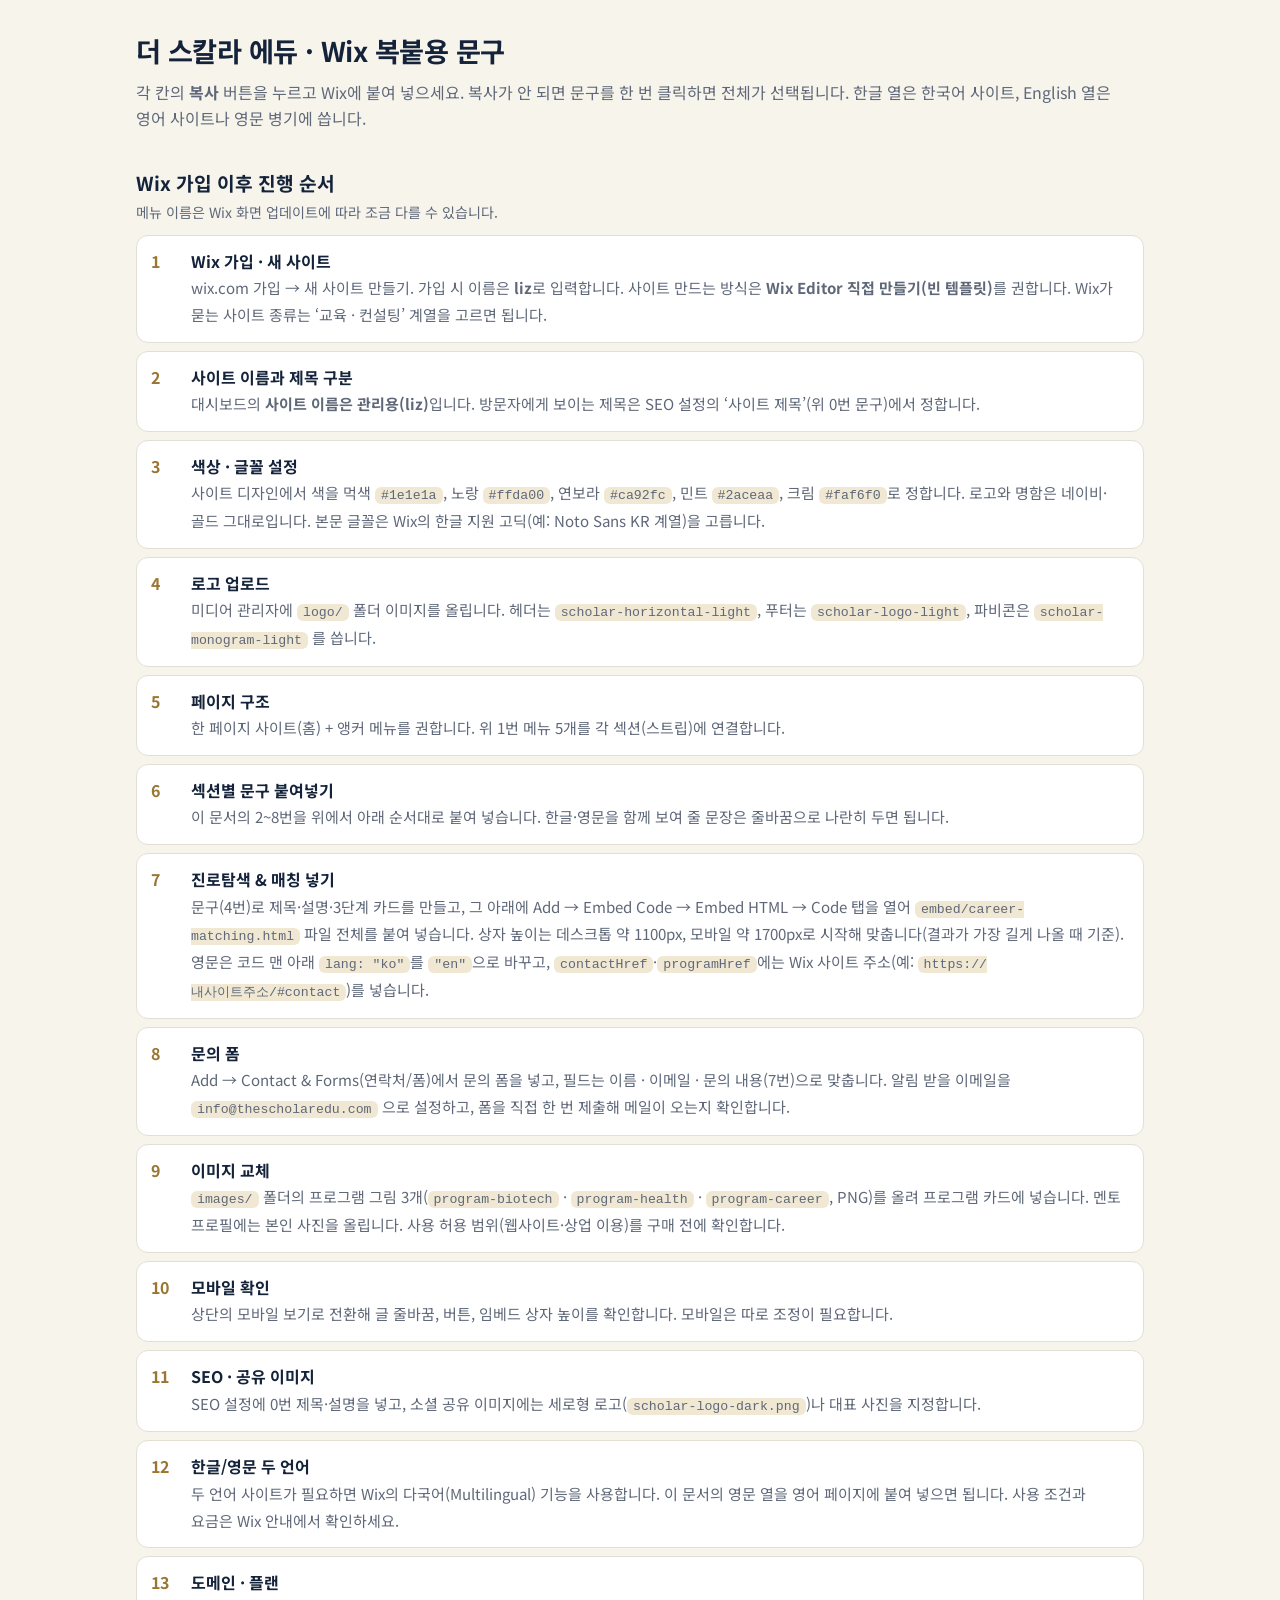
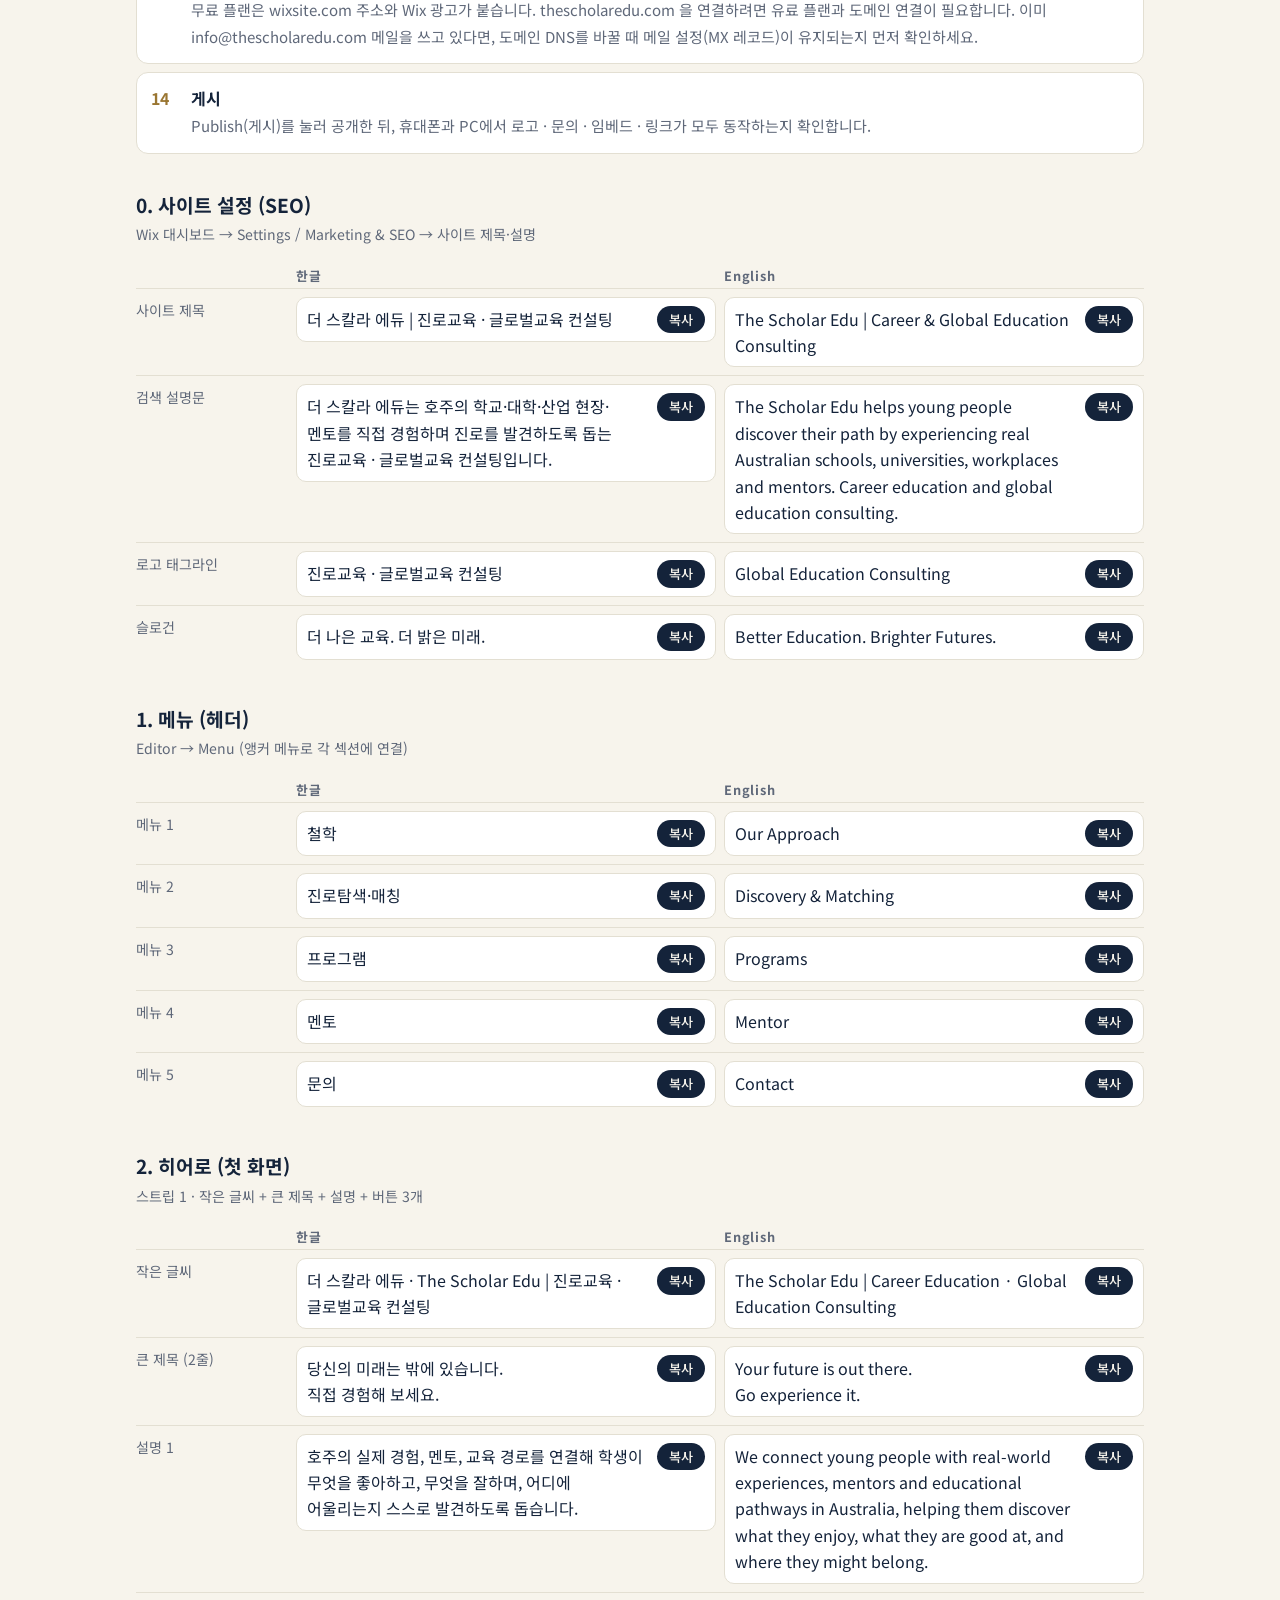
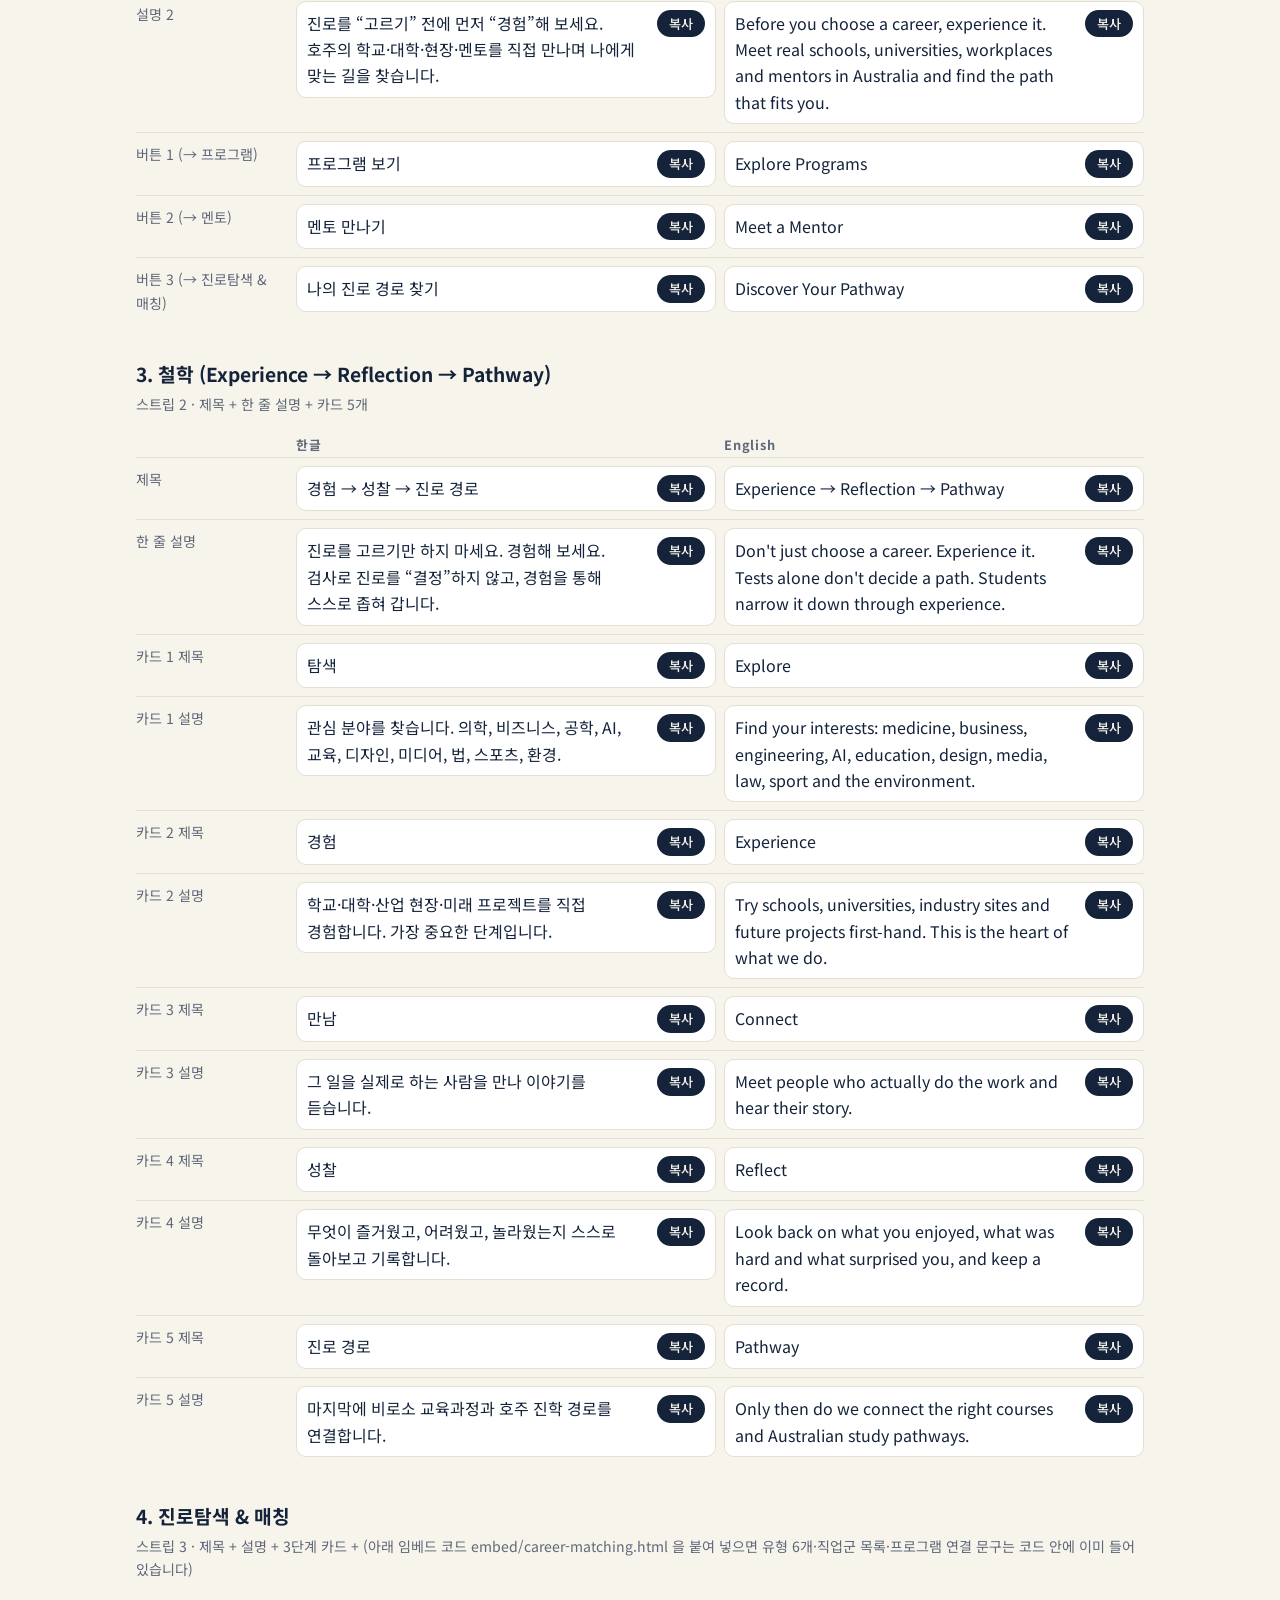
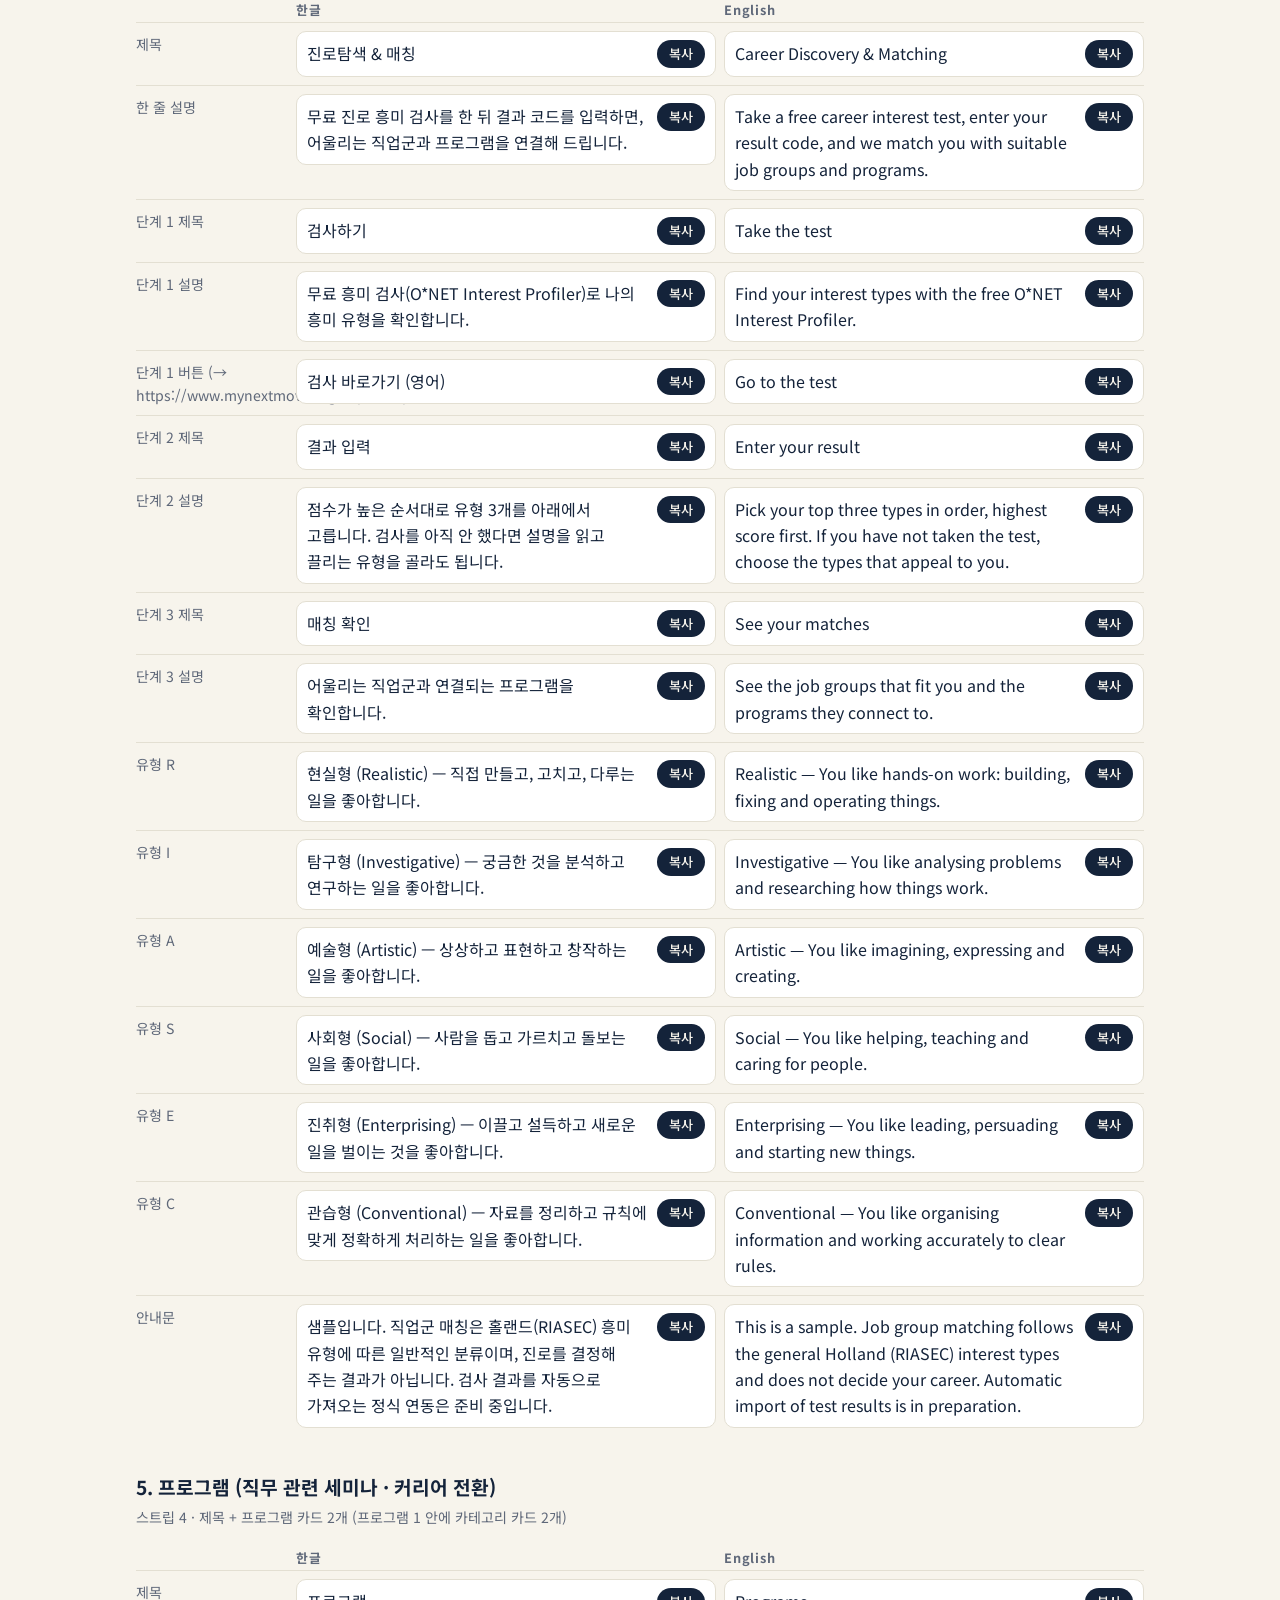
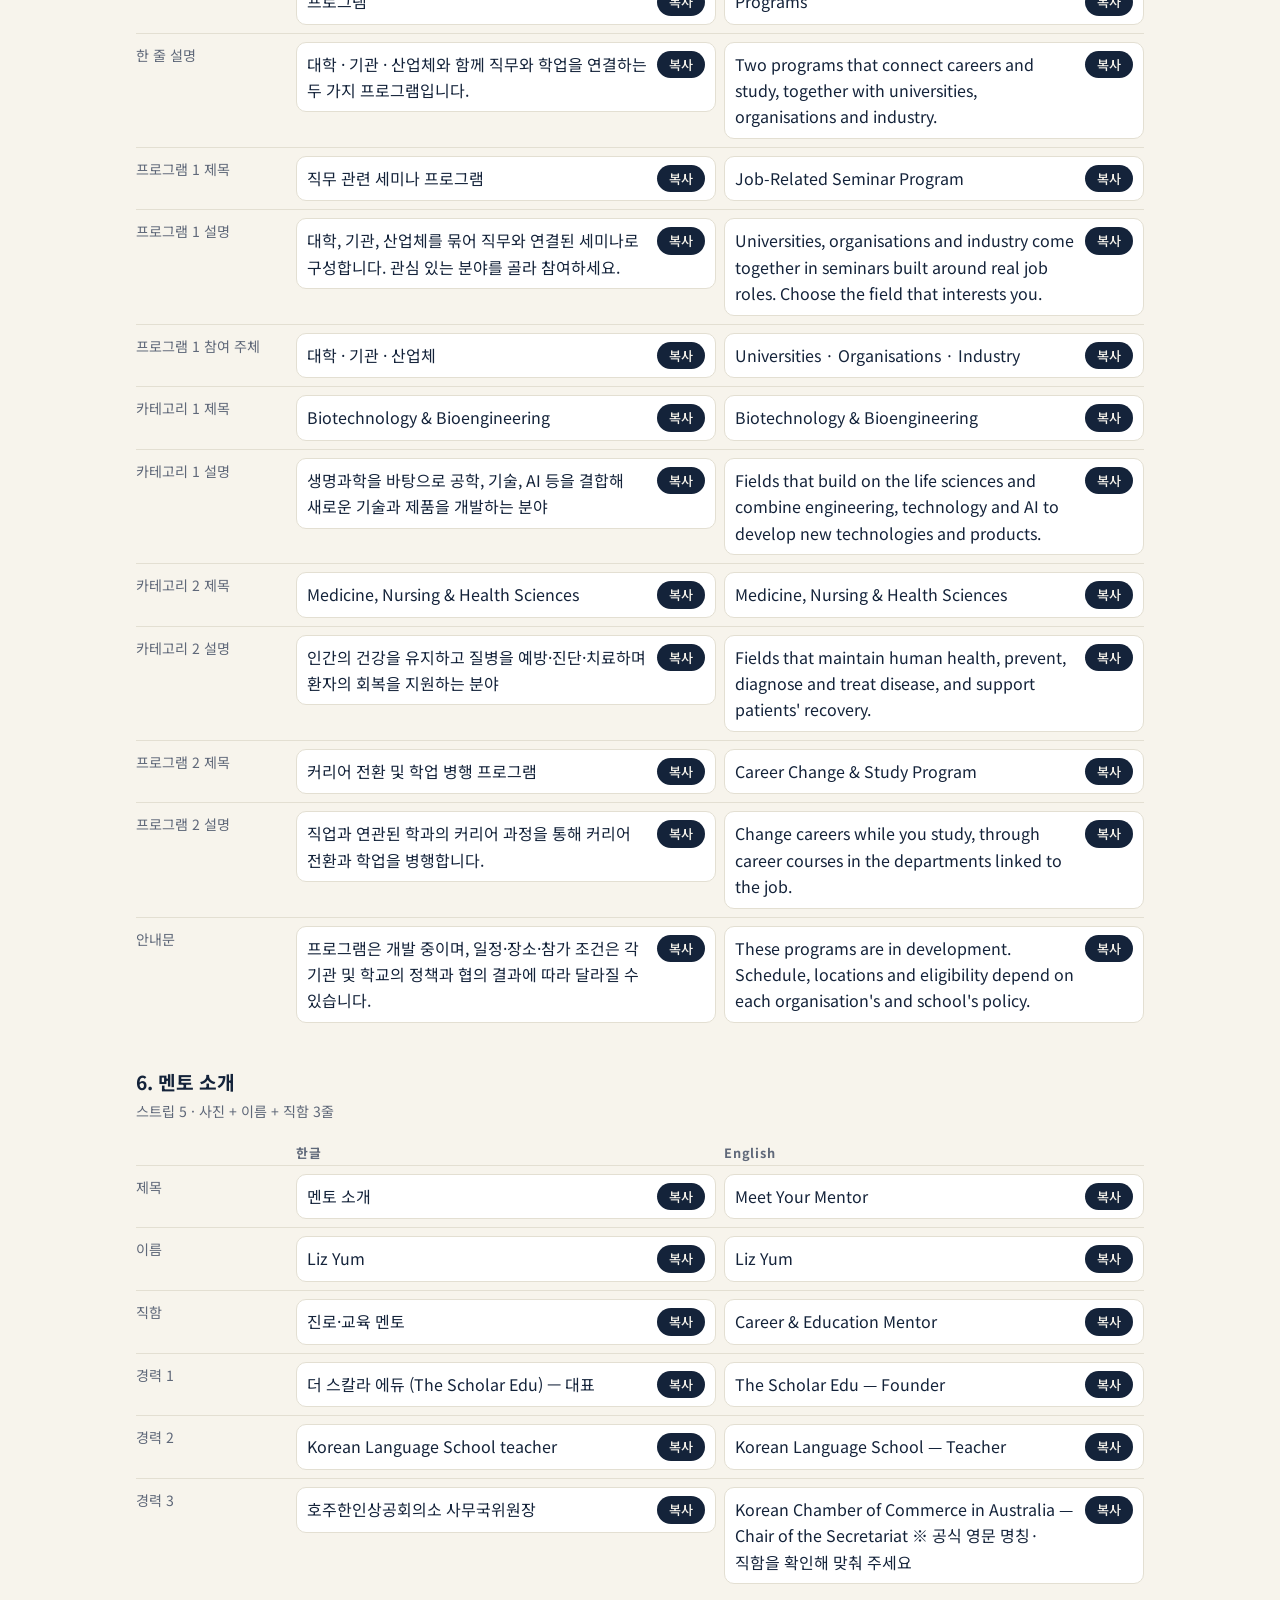
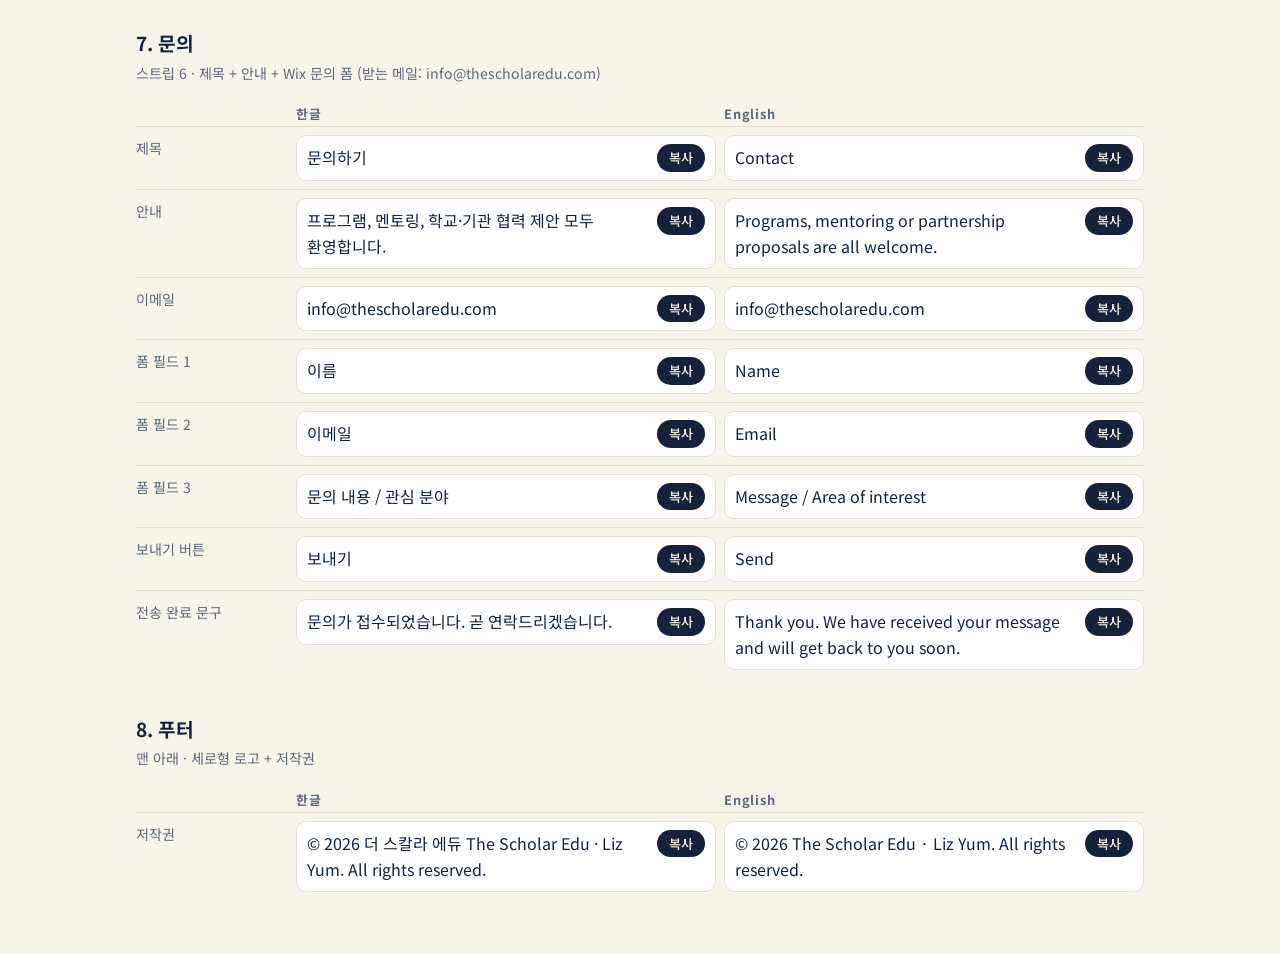
<file: wix-copy.html>
<!doctype html>
<html lang="ko">
<head>
<meta charset="utf-8">
<meta name="viewport" content="width=device-width, initial-scale=1">
<title>Wix Copy Sheet</title>
<link rel="preconnect" href="https://fonts.googleapis.com">
<link rel="preconnect" href="https://fonts.gstatic.com" crossorigin>
<link href="https://fonts.googleapis.com/css2?family=Noto+Sans+KR:wght@400;500;700&display=swap" rel="stylesheet">
<style>
  :root { --bg:#f7f4ec; --surface:#ffffff; --text:#14233a; --muted:#5f6879; --border:#e3dfd2; --accent:#9a7632; --btn-bg:#14233a; --btn-fg:#f7f4ec; --soft:#f1e8d3; }
  @media (prefers-color-scheme: dark) { :root:not([data-theme="light"]) { --bg:#0e1a2d; --surface:#16253d; --text:#f3efe4; --muted:#a3abbd; --border:#2b3a55; --accent:#c9a45f; --btn-bg:#c9a45f; --btn-fg:#14233a; --soft:#2b3140; color-scheme: dark; } }
  :root[data-theme="dark"] { --bg:#0e1a2d; --surface:#16253d; --text:#f3efe4; --muted:#a3abbd; --border:#2b3a55; --accent:#c9a45f; --btn-bg:#c9a45f; --btn-fg:#14233a; --soft:#2b3140; color-scheme: dark; }
  * { box-sizing: border-box; }
  body { margin: 0; background: var(--bg); color: var(--text); font: 16px/1.65 "Noto Sans KR", -apple-system, "Malgun Gothic", sans-serif; word-break: keep-all; }
  .page { max-width: 1040px; margin: 0 auto; padding: 28px 16px 64px; }
  h1 { margin: 0 0 6px; font-size: 1.7rem; letter-spacing: -0.02em; }
  .intro { margin: 0 0 24px; color: var(--muted); }
  h2 { margin: 36px 0 2px; font-size: 1.2rem; }
  .where { margin: 0 0 10px; color: var(--muted); font-size: .88rem; }
  ol.steps { margin: 0; padding: 0; list-style: none; counter-reset: s; display: grid; gap: 8px; }
  ol.steps li { counter-increment: s; display: grid; grid-template-columns: 2rem 1fr; gap: 2px 8px; padding: 12px 14px; background: var(--surface); border: 1px solid var(--border); border-radius: 12px; }
  ol.steps li::before { content: counter(s); grid-row: span 2; font-weight: 700; color: var(--accent); }
  ol.steps li span { color: var(--muted); font-size: .94rem; }
  code { background: var(--soft); padding: 1px 6px; border-radius: 6px; font-size: .88em; }
  .row { display: grid; grid-template-columns: 9.5rem 1fr 1fr; gap: 8px; padding: 8px 0; border-top: 1px solid var(--border); align-items: start; }
  .row.head { border-top: 0; color: var(--muted); font-size: .8rem; font-weight: 700; letter-spacing: .06em; padding-bottom: 2px; }
  .lbl { color: var(--muted); font-size: .88rem; padding-top: 2px; min-width: 0; }
  .cell { display: flex; gap: 8px; align-items: flex-start; justify-content: space-between; min-width: 0; background: var(--surface); border: 1px solid var(--border); border-radius: 10px; padding: 8px 10px; }
  .cell p { margin: 0; min-width: 0; overflow-wrap: anywhere; user-select: all; }
  .copy { flex: none; border: 0; background: var(--btn-bg); color: var(--btn-fg); border-radius: 999px; padding: 3px 12px; font: inherit; font-size: .82rem; font-weight: 500; cursor: pointer; }
  .copy:focus-visible { outline: 2px solid var(--accent); outline-offset: 2px; }
  .copy.done { background: var(--accent); color: var(--bg); }
  @media (max-width: 760px) { .row { grid-template-columns: 1fr; gap: 6px; } .row.head { display: none; } .lbl { font-weight: 700; padding-top: 8px; } }
</style>
</head>
<body>
<div class="page"><h1>더 스칼라 에듀 · Wix 복붙용 문구</h1>
<p class="intro">각 칸의 <b>복사</b> 버튼을 누르고 Wix에 붙여 넣으세요. 복사가 안 되면 문구를 한 번 클릭하면 전체가 선택됩니다. 한글 열은 한국어 사이트, English 열은 영어 사이트나 영문 병기에 씁니다.</p>
<h2>Wix 가입 이후 진행 순서</h2><p class="where">메뉴 이름은 Wix 화면 업데이트에 따라 조금 다를 수 있습니다.</p><ol class="steps"><li><div><b>Wix 가입 · 새 사이트</b><br><span>wix.com 가입 → 새 사이트 만들기. 가입 시 이름은 <b>liz</b>로 입력합니다. 사이트 만드는 방식은 <b>Wix Editor 직접 만들기(빈 템플릿)</b>를 권합니다. Wix가 묻는 사이트 종류는 ‘교육 · 컨설팅’ 계열을 고르면 됩니다.</span></div></li><li><div><b>사이트 이름과 제목 구분</b><br><span>대시보드의 <b>사이트 이름은 관리용(liz)</b>입니다. 방문자에게 보이는 제목은 SEO 설정의 ‘사이트 제목’(위 0번 문구)에서 정합니다.</span></div></li><li><div><b>색상 · 글꼴 설정</b><br><span>사이트 디자인에서 색을 먹색 <code>#1e1e1a</code>, 노랑 <code>#ffda00</code>, 연보라 <code>#ca92fc</code>, 민트 <code>#2aceaa</code>, 크림 <code>#faf6f0</code>로 정합니다. 로고와 명함은 네이비·골드 그대로입니다. 본문 글꼴은 Wix의 한글 지원 고딕(예: Noto Sans KR 계열)을 고릅니다.</span></div></li><li><div><b>로고 업로드</b><br><span>미디어 관리자에 <code>logo/</code> 폴더 이미지를 올립니다. 헤더는 <code>scholar-horizontal-light</code>, 푸터는 <code>scholar-logo-light</code>, 파비콘은 <code>scholar-monogram-light</code> 를 씁니다.</span></div></li><li><div><b>페이지 구조</b><br><span>한 페이지 사이트(홈) + 앵커 메뉴를 권합니다. 위 1번 메뉴 5개를 각 섹션(스트립)에 연결합니다.</span></div></li><li><div><b>섹션별 문구 붙여넣기</b><br><span>이 문서의 2~8번을 위에서 아래 순서대로 붙여 넣습니다. 한글·영문을 함께 보여 줄 문장은 줄바꿈으로 나란히 두면 됩니다.</span></div></li><li><div><b>진로탐색 & 매칭 넣기</b><br><span>문구(4번)로 제목·설명·3단계 카드를 만들고, 그 아래에 Add → Embed Code → Embed HTML → Code 탭을 열어 <code>embed/career-matching.html</code> 파일 전체를 붙여 넣습니다. 상자 높이는 데스크톱 약 1100px, 모바일 약 1700px로 시작해 맞춥니다(결과가 가장 길게 나올 때 기준). 영문은 코드 맨 아래 <code>lang: "ko"</code>를 <code>"en"</code>으로 바꾸고, <code>contactHref</code>·<code>programHref</code>에는 Wix 사이트 주소(예: <code>https://내사이트주소/#contact</code>)를 넣습니다.</span></div></li><li><div><b>문의 폼</b><br><span>Add → Contact & Forms(연락처/폼)에서 문의 폼을 넣고, 필드는 이름 · 이메일 · 문의 내용(7번)으로 맞춥니다. 알림 받을 이메일을 <code>info@thescholaredu.com</code> 으로 설정하고, 폼을 직접 한 번 제출해 메일이 오는지 확인합니다.</span></div></li><li><div><b>이미지 교체</b><br><span><code>images/</code> 폴더의 프로그램 그림 3개(<code>program-biotech</code> · <code>program-health</code> · <code>program-career</code>, PNG)를 올려 프로그램 카드에 넣습니다. 멘토 프로필에는 본인 사진을 올립니다. 사용 허용 범위(웹사이트·상업 이용)를 구매 전에 확인합니다.</span></div></li><li><div><b>모바일 확인</b><br><span>상단의 모바일 보기로 전환해 글 줄바꿈, 버튼, 임베드 상자 높이를 확인합니다. 모바일은 따로 조정이 필요합니다.</span></div></li><li><div><b>SEO · 공유 이미지</b><br><span>SEO 설정에 0번 제목·설명을 넣고, 소셜 공유 이미지에는 세로형 로고(<code>scholar-logo-dark.png</code>)나 대표 사진을 지정합니다.</span></div></li><li><div><b>한글/영문 두 언어</b><br><span>두 언어 사이트가 필요하면 Wix의 다국어(Multilingual) 기능을 사용합니다. 이 문서의 영문 열을 영어 페이지에 붙여 넣으면 됩니다. 사용 조건과 요금은 Wix 안내에서 확인하세요.</span></div></li><li><div><b>도메인 · 플랜</b><br><span>무료 플랜은 wixsite.com 주소와 Wix 광고가 붙습니다. thescholaredu.com 을 연결하려면 유료 플랜과 도메인 연결이 필요합니다. 이미 info@thescholaredu.com 메일을 쓰고 있다면, 도메인 DNS를 바꿀 때 메일 설정(MX 레코드)이 유지되는지 먼저 확인하세요.</span></div></li><li><div><b>게시</b><br><span>Publish(게시)를 눌러 공개한 뒤, 휴대폰과 PC에서 로고 · 문의 · 임베드 · 링크가 모두 동작하는지 확인합니다.</span></div></li></ol>
<section><h2>0. 사이트 설정 (SEO)</h2><p class="where">Wix 대시보드 → Settings / Marketing &amp; SEO → 사이트 제목·설명</p><div class="row head"><div></div><div>한글</div><div>English</div></div><div class="row"><div class="lbl">사이트 제목</div><div class="cell"><p lang="ko">더 스칼라 에듀 | 진로교육 · 글로벌교육 컨설팅</p><button type="button" class="copy" data-text="더 스칼라 에듀 | 진로교육 · 글로벌교육 컨설팅">복사</button></div><div class="cell"><p lang="en">The Scholar Edu | Career &amp; Global Education Consulting</p><button type="button" class="copy" data-text="The Scholar Edu | Career &amp; Global Education Consulting">복사</button></div></div><div class="row"><div class="lbl">검색 설명문</div><div class="cell"><p lang="ko">더 스칼라 에듀는 호주의 학교·대학·산업 현장·멘토를 직접 경험하며 진로를 발견하도록 돕는 진로교육 · 글로벌교육 컨설팅입니다.</p><button type="button" class="copy" data-text="더 스칼라 에듀는 호주의 학교·대학·산업 현장·멘토를 직접 경험하며 진로를 발견하도록 돕는 진로교육 · 글로벌교육 컨설팅입니다.">복사</button></div><div class="cell"><p lang="en">The Scholar Edu helps young people discover their path by experiencing real Australian schools, universities, workplaces and mentors. Career education and global education consulting.</p><button type="button" class="copy" data-text="The Scholar Edu helps young people discover their path by experiencing real Australian schools, universities, workplaces and mentors. Career education and global education consulting.">복사</button></div></div><div class="row"><div class="lbl">로고 태그라인</div><div class="cell"><p lang="ko">진로교육 · 글로벌교육 컨설팅</p><button type="button" class="copy" data-text="진로교육 · 글로벌교육 컨설팅">복사</button></div><div class="cell"><p lang="en">Global Education Consulting</p><button type="button" class="copy" data-text="Global Education Consulting">복사</button></div></div><div class="row"><div class="lbl">슬로건</div><div class="cell"><p lang="ko">더 나은 교육. 더 밝은 미래.</p><button type="button" class="copy" data-text="더 나은 교육. 더 밝은 미래.">복사</button></div><div class="cell"><p lang="en">Better Education. Brighter Futures.</p><button type="button" class="copy" data-text="Better Education. Brighter Futures.">복사</button></div></div></section>
<section><h2>1. 메뉴 (헤더)</h2><p class="where">Editor → Menu (앵커 메뉴로 각 섹션에 연결)</p><div class="row head"><div></div><div>한글</div><div>English</div></div><div class="row"><div class="lbl">메뉴 1</div><div class="cell"><p lang="ko">철학</p><button type="button" class="copy" data-text="철학">복사</button></div><div class="cell"><p lang="en">Our Approach</p><button type="button" class="copy" data-text="Our Approach">복사</button></div></div><div class="row"><div class="lbl">메뉴 2</div><div class="cell"><p lang="ko">진로탐색·매칭</p><button type="button" class="copy" data-text="진로탐색·매칭">복사</button></div><div class="cell"><p lang="en">Discovery &amp; Matching</p><button type="button" class="copy" data-text="Discovery &amp; Matching">복사</button></div></div><div class="row"><div class="lbl">메뉴 3</div><div class="cell"><p lang="ko">프로그램</p><button type="button" class="copy" data-text="프로그램">복사</button></div><div class="cell"><p lang="en">Programs</p><button type="button" class="copy" data-text="Programs">복사</button></div></div><div class="row"><div class="lbl">메뉴 4</div><div class="cell"><p lang="ko">멘토</p><button type="button" class="copy" data-text="멘토">복사</button></div><div class="cell"><p lang="en">Mentor</p><button type="button" class="copy" data-text="Mentor">복사</button></div></div><div class="row"><div class="lbl">메뉴 5</div><div class="cell"><p lang="ko">문의</p><button type="button" class="copy" data-text="문의">복사</button></div><div class="cell"><p lang="en">Contact</p><button type="button" class="copy" data-text="Contact">복사</button></div></div></section>
<section><h2>2. 히어로 (첫 화면)</h2><p class="where">스트립 1 · 작은 글씨 + 큰 제목 + 설명 + 버튼 3개</p><div class="row head"><div></div><div>한글</div><div>English</div></div><div class="row"><div class="lbl">작은 글씨</div><div class="cell"><p lang="ko">더 스칼라 에듀 · The Scholar Edu | 진로교육 · 글로벌교육 컨설팅</p><button type="button" class="copy" data-text="더 스칼라 에듀 · The Scholar Edu | 진로교육 · 글로벌교육 컨설팅">복사</button></div><div class="cell"><p lang="en">The Scholar Edu | Career Education · Global Education Consulting</p><button type="button" class="copy" data-text="The Scholar Edu | Career Education · Global Education Consulting">복사</button></div></div><div class="row"><div class="lbl">큰 제목 (2줄)</div><div class="cell"><p lang="ko">당신의 미래는 밖에 있습니다.<br>직접 경험해 보세요.</p><button type="button" class="copy" data-text="당신의 미래는 밖에 있습니다.
직접 경험해 보세요.">복사</button></div><div class="cell"><p lang="en">Your future is out there.<br>Go experience it.</p><button type="button" class="copy" data-text="Your future is out there.
Go experience it.">복사</button></div></div><div class="row"><div class="lbl">설명 1</div><div class="cell"><p lang="ko">호주의 실제 경험, 멘토, 교육 경로를 연결해 학생이 무엇을 좋아하고, 무엇을 잘하며, 어디에 어울리는지 스스로 발견하도록 돕습니다.</p><button type="button" class="copy" data-text="호주의 실제 경험, 멘토, 교육 경로를 연결해 학생이 무엇을 좋아하고, 무엇을 잘하며, 어디에 어울리는지 스스로 발견하도록 돕습니다.">복사</button></div><div class="cell"><p lang="en">We connect young people with real-world experiences, mentors and educational pathways in Australia, helping them discover what they enjoy, what they are good at, and where they might belong.</p><button type="button" class="copy" data-text="We connect young people with real-world experiences, mentors and educational pathways in Australia, helping them discover what they enjoy, what they are good at, and where they might belong.">복사</button></div></div><div class="row"><div class="lbl">설명 2</div><div class="cell"><p lang="ko">진로를 “고르기” 전에 먼저 “경험”해 보세요. 호주의 학교·대학·현장·멘토를 직접 만나며 나에게 맞는 길을 찾습니다.</p><button type="button" class="copy" data-text="진로를 “고르기” 전에 먼저 “경험”해 보세요. 호주의 학교·대학·현장·멘토를 직접 만나며 나에게 맞는 길을 찾습니다.">복사</button></div><div class="cell"><p lang="en">Before you choose a career, experience it. Meet real schools, universities, workplaces and mentors in Australia and find the path that fits you.</p><button type="button" class="copy" data-text="Before you choose a career, experience it. Meet real schools, universities, workplaces and mentors in Australia and find the path that fits you.">복사</button></div></div><div class="row"><div class="lbl">버튼 1 (→ 프로그램)</div><div class="cell"><p lang="ko">프로그램 보기</p><button type="button" class="copy" data-text="프로그램 보기">복사</button></div><div class="cell"><p lang="en">Explore Programs</p><button type="button" class="copy" data-text="Explore Programs">복사</button></div></div><div class="row"><div class="lbl">버튼 2 (→ 멘토)</div><div class="cell"><p lang="ko">멘토 만나기</p><button type="button" class="copy" data-text="멘토 만나기">복사</button></div><div class="cell"><p lang="en">Meet a Mentor</p><button type="button" class="copy" data-text="Meet a Mentor">복사</button></div></div><div class="row"><div class="lbl">버튼 3 (→ 진로탐색 &amp; 매칭)</div><div class="cell"><p lang="ko">나의 진로 경로 찾기</p><button type="button" class="copy" data-text="나의 진로 경로 찾기">복사</button></div><div class="cell"><p lang="en">Discover Your Pathway</p><button type="button" class="copy" data-text="Discover Your Pathway">복사</button></div></div></section>
<section><h2>3. 철학 (Experience → Reflection → Pathway)</h2><p class="where">스트립 2 · 제목 + 한 줄 설명 + 카드 5개</p><div class="row head"><div></div><div>한글</div><div>English</div></div><div class="row"><div class="lbl">제목</div><div class="cell"><p lang="ko">경험 → 성찰 → 진로 경로</p><button type="button" class="copy" data-text="경험 → 성찰 → 진로 경로">복사</button></div><div class="cell"><p lang="en">Experience → Reflection → Pathway</p><button type="button" class="copy" data-text="Experience → Reflection → Pathway">복사</button></div></div><div class="row"><div class="lbl">한 줄 설명</div><div class="cell"><p lang="ko">진로를 고르기만 하지 마세요. 경험해 보세요.<br>검사로 진로를 “결정”하지 않고, 경험을 통해 스스로 좁혀 갑니다.</p><button type="button" class="copy" data-text="진로를 고르기만 하지 마세요. 경험해 보세요.
검사로 진로를 “결정”하지 않고, 경험을 통해 스스로 좁혀 갑니다.">복사</button></div><div class="cell"><p lang="en">Don&#x27;t just choose a career. Experience it.<br>Tests alone don&#x27;t decide a path. Students narrow it down through experience.</p><button type="button" class="copy" data-text="Don&#x27;t just choose a career. Experience it.
Tests alone don&#x27;t decide a path. Students narrow it down through experience.">복사</button></div></div><div class="row"><div class="lbl">카드 1 제목</div><div class="cell"><p lang="ko">탐색</p><button type="button" class="copy" data-text="탐색">복사</button></div><div class="cell"><p lang="en">Explore</p><button type="button" class="copy" data-text="Explore">복사</button></div></div><div class="row"><div class="lbl">카드 1 설명</div><div class="cell"><p lang="ko">관심 분야를 찾습니다. 의학, 비즈니스, 공학, AI, 교육, 디자인, 미디어, 법, 스포츠, 환경.</p><button type="button" class="copy" data-text="관심 분야를 찾습니다. 의학, 비즈니스, 공학, AI, 교육, 디자인, 미디어, 법, 스포츠, 환경.">복사</button></div><div class="cell"><p lang="en">Find your interests: medicine, business, engineering, AI, education, design, media, law, sport and the environment.</p><button type="button" class="copy" data-text="Find your interests: medicine, business, engineering, AI, education, design, media, law, sport and the environment.">복사</button></div></div><div class="row"><div class="lbl">카드 2 제목</div><div class="cell"><p lang="ko">경험</p><button type="button" class="copy" data-text="경험">복사</button></div><div class="cell"><p lang="en">Experience</p><button type="button" class="copy" data-text="Experience">복사</button></div></div><div class="row"><div class="lbl">카드 2 설명</div><div class="cell"><p lang="ko">학교·대학·산업 현장·미래 프로젝트를 직접 경험합니다. 가장 중요한 단계입니다.</p><button type="button" class="copy" data-text="학교·대학·산업 현장·미래 프로젝트를 직접 경험합니다. 가장 중요한 단계입니다.">복사</button></div><div class="cell"><p lang="en">Try schools, universities, industry sites and future projects first-hand. This is the heart of what we do.</p><button type="button" class="copy" data-text="Try schools, universities, industry sites and future projects first-hand. This is the heart of what we do.">복사</button></div></div><div class="row"><div class="lbl">카드 3 제목</div><div class="cell"><p lang="ko">만남</p><button type="button" class="copy" data-text="만남">복사</button></div><div class="cell"><p lang="en">Connect</p><button type="button" class="copy" data-text="Connect">복사</button></div></div><div class="row"><div class="lbl">카드 3 설명</div><div class="cell"><p lang="ko">그 일을 실제로 하는 사람을 만나 이야기를 듣습니다.</p><button type="button" class="copy" data-text="그 일을 실제로 하는 사람을 만나 이야기를 듣습니다.">복사</button></div><div class="cell"><p lang="en">Meet people who actually do the work and hear their story.</p><button type="button" class="copy" data-text="Meet people who actually do the work and hear their story.">복사</button></div></div><div class="row"><div class="lbl">카드 4 제목</div><div class="cell"><p lang="ko">성찰</p><button type="button" class="copy" data-text="성찰">복사</button></div><div class="cell"><p lang="en">Reflect</p><button type="button" class="copy" data-text="Reflect">복사</button></div></div><div class="row"><div class="lbl">카드 4 설명</div><div class="cell"><p lang="ko">무엇이 즐거웠고, 어려웠고, 놀라웠는지 스스로 돌아보고 기록합니다.</p><button type="button" class="copy" data-text="무엇이 즐거웠고, 어려웠고, 놀라웠는지 스스로 돌아보고 기록합니다.">복사</button></div><div class="cell"><p lang="en">Look back on what you enjoyed, what was hard and what surprised you, and keep a record.</p><button type="button" class="copy" data-text="Look back on what you enjoyed, what was hard and what surprised you, and keep a record.">복사</button></div></div><div class="row"><div class="lbl">카드 5 제목</div><div class="cell"><p lang="ko">진로 경로</p><button type="button" class="copy" data-text="진로 경로">복사</button></div><div class="cell"><p lang="en">Pathway</p><button type="button" class="copy" data-text="Pathway">복사</button></div></div><div class="row"><div class="lbl">카드 5 설명</div><div class="cell"><p lang="ko">마지막에 비로소 교육과정과 호주 진학 경로를 연결합니다.</p><button type="button" class="copy" data-text="마지막에 비로소 교육과정과 호주 진학 경로를 연결합니다.">복사</button></div><div class="cell"><p lang="en">Only then do we connect the right courses and Australian study pathways.</p><button type="button" class="copy" data-text="Only then do we connect the right courses and Australian study pathways.">복사</button></div></div></section>
<section><h2>4. 진로탐색 &amp; 매칭</h2><p class="where">스트립 3 · 제목 + 설명 + 3단계 카드 + (아래 임베드 코드 embed/career-matching.html 을 붙여 넣으면 유형 6개·직업군 목록·프로그램 연결 문구는 코드 안에 이미 들어 있습니다)</p><div class="row head"><div></div><div>한글</div><div>English</div></div><div class="row"><div class="lbl">제목</div><div class="cell"><p lang="ko">진로탐색 &amp; 매칭</p><button type="button" class="copy" data-text="진로탐색 &amp; 매칭">복사</button></div><div class="cell"><p lang="en">Career Discovery &amp; Matching</p><button type="button" class="copy" data-text="Career Discovery &amp; Matching">복사</button></div></div><div class="row"><div class="lbl">한 줄 설명</div><div class="cell"><p lang="ko">무료 진로 흥미 검사를 한 뒤 결과 코드를 입력하면, 어울리는 직업군과 프로그램을 연결해 드립니다.</p><button type="button" class="copy" data-text="무료 진로 흥미 검사를 한 뒤 결과 코드를 입력하면, 어울리는 직업군과 프로그램을 연결해 드립니다.">복사</button></div><div class="cell"><p lang="en">Take a free career interest test, enter your result code, and we match you with suitable job groups and programs.</p><button type="button" class="copy" data-text="Take a free career interest test, enter your result code, and we match you with suitable job groups and programs.">복사</button></div></div><div class="row"><div class="lbl">단계 1 제목</div><div class="cell"><p lang="ko">검사하기</p><button type="button" class="copy" data-text="검사하기">복사</button></div><div class="cell"><p lang="en">Take the test</p><button type="button" class="copy" data-text="Take the test">복사</button></div></div><div class="row"><div class="lbl">단계 1 설명</div><div class="cell"><p lang="ko">무료 흥미 검사(O*NET Interest Profiler)로 나의 흥미 유형을 확인합니다.</p><button type="button" class="copy" data-text="무료 흥미 검사(O*NET Interest Profiler)로 나의 흥미 유형을 확인합니다.">복사</button></div><div class="cell"><p lang="en">Find your interest types with the free O*NET Interest Profiler.</p><button type="button" class="copy" data-text="Find your interest types with the free O*NET Interest Profiler.">복사</button></div></div><div class="row"><div class="lbl">단계 1 버튼 (→ https://www.mynextmove.org/explore/ip)</div><div class="cell"><p lang="ko">검사 바로가기 (영어)</p><button type="button" class="copy" data-text="검사 바로가기 (영어)">복사</button></div><div class="cell"><p lang="en">Go to the test</p><button type="button" class="copy" data-text="Go to the test">복사</button></div></div><div class="row"><div class="lbl">단계 2 제목</div><div class="cell"><p lang="ko">결과 입력</p><button type="button" class="copy" data-text="결과 입력">복사</button></div><div class="cell"><p lang="en">Enter your result</p><button type="button" class="copy" data-text="Enter your result">복사</button></div></div><div class="row"><div class="lbl">단계 2 설명</div><div class="cell"><p lang="ko">점수가 높은 순서대로 유형 3개를 아래에서 고릅니다. 검사를 아직 안 했다면 설명을 읽고 끌리는 유형을 골라도 됩니다.</p><button type="button" class="copy" data-text="점수가 높은 순서대로 유형 3개를 아래에서 고릅니다. 검사를 아직 안 했다면 설명을 읽고 끌리는 유형을 골라도 됩니다.">복사</button></div><div class="cell"><p lang="en">Pick your top three types in order, highest score first. If you have not taken the test, choose the types that appeal to you.</p><button type="button" class="copy" data-text="Pick your top three types in order, highest score first. If you have not taken the test, choose the types that appeal to you.">복사</button></div></div><div class="row"><div class="lbl">단계 3 제목</div><div class="cell"><p lang="ko">매칭 확인</p><button type="button" class="copy" data-text="매칭 확인">복사</button></div><div class="cell"><p lang="en">See your matches</p><button type="button" class="copy" data-text="See your matches">복사</button></div></div><div class="row"><div class="lbl">단계 3 설명</div><div class="cell"><p lang="ko">어울리는 직업군과 연결되는 프로그램을 확인합니다.</p><button type="button" class="copy" data-text="어울리는 직업군과 연결되는 프로그램을 확인합니다.">복사</button></div><div class="cell"><p lang="en">See the job groups that fit you and the programs they connect to.</p><button type="button" class="copy" data-text="See the job groups that fit you and the programs they connect to.">복사</button></div></div><div class="row"><div class="lbl">유형 R</div><div class="cell"><p lang="ko">현실형 (Realistic) — 직접 만들고, 고치고, 다루는 일을 좋아합니다.</p><button type="button" class="copy" data-text="현실형 (Realistic) — 직접 만들고, 고치고, 다루는 일을 좋아합니다.">복사</button></div><div class="cell"><p lang="en">Realistic — You like hands-on work: building, fixing and operating things.</p><button type="button" class="copy" data-text="Realistic — You like hands-on work: building, fixing and operating things.">복사</button></div></div><div class="row"><div class="lbl">유형 I</div><div class="cell"><p lang="ko">탐구형 (Investigative) — 궁금한 것을 분석하고 연구하는 일을 좋아합니다.</p><button type="button" class="copy" data-text="탐구형 (Investigative) — 궁금한 것을 분석하고 연구하는 일을 좋아합니다.">복사</button></div><div class="cell"><p lang="en">Investigative — You like analysing problems and researching how things work.</p><button type="button" class="copy" data-text="Investigative — You like analysing problems and researching how things work.">복사</button></div></div><div class="row"><div class="lbl">유형 A</div><div class="cell"><p lang="ko">예술형 (Artistic) — 상상하고 표현하고 창작하는 일을 좋아합니다.</p><button type="button" class="copy" data-text="예술형 (Artistic) — 상상하고 표현하고 창작하는 일을 좋아합니다.">복사</button></div><div class="cell"><p lang="en">Artistic — You like imagining, expressing and creating.</p><button type="button" class="copy" data-text="Artistic — You like imagining, expressing and creating.">복사</button></div></div><div class="row"><div class="lbl">유형 S</div><div class="cell"><p lang="ko">사회형 (Social) — 사람을 돕고 가르치고 돌보는 일을 좋아합니다.</p><button type="button" class="copy" data-text="사회형 (Social) — 사람을 돕고 가르치고 돌보는 일을 좋아합니다.">복사</button></div><div class="cell"><p lang="en">Social — You like helping, teaching and caring for people.</p><button type="button" class="copy" data-text="Social — You like helping, teaching and caring for people.">복사</button></div></div><div class="row"><div class="lbl">유형 E</div><div class="cell"><p lang="ko">진취형 (Enterprising) — 이끌고 설득하고 새로운 일을 벌이는 것을 좋아합니다.</p><button type="button" class="copy" data-text="진취형 (Enterprising) — 이끌고 설득하고 새로운 일을 벌이는 것을 좋아합니다.">복사</button></div><div class="cell"><p lang="en">Enterprising — You like leading, persuading and starting new things.</p><button type="button" class="copy" data-text="Enterprising — You like leading, persuading and starting new things.">복사</button></div></div><div class="row"><div class="lbl">유형 C</div><div class="cell"><p lang="ko">관습형 (Conventional) — 자료를 정리하고 규칙에 맞게 정확하게 처리하는 일을 좋아합니다.</p><button type="button" class="copy" data-text="관습형 (Conventional) — 자료를 정리하고 규칙에 맞게 정확하게 처리하는 일을 좋아합니다.">복사</button></div><div class="cell"><p lang="en">Conventional — You like organising information and working accurately to clear rules.</p><button type="button" class="copy" data-text="Conventional — You like organising information and working accurately to clear rules.">복사</button></div></div><div class="row"><div class="lbl">안내문</div><div class="cell"><p lang="ko">샘플입니다. 직업군 매칭은 홀랜드(RIASEC) 흥미 유형에 따른 일반적인 분류이며, 진로를 결정해 주는 결과가 아닙니다. 검사 결과를 자동으로 가져오는 정식 연동은 준비 중입니다.</p><button type="button" class="copy" data-text="샘플입니다. 직업군 매칭은 홀랜드(RIASEC) 흥미 유형에 따른 일반적인 분류이며, 진로를 결정해 주는 결과가 아닙니다. 검사 결과를 자동으로 가져오는 정식 연동은 준비 중입니다.">복사</button></div><div class="cell"><p lang="en">This is a sample. Job group matching follows the general Holland (RIASEC) interest types and does not decide your career. Automatic import of test results is in preparation.</p><button type="button" class="copy" data-text="This is a sample. Job group matching follows the general Holland (RIASEC) interest types and does not decide your career. Automatic import of test results is in preparation.">복사</button></div></div></section>
<section><h2>5. 프로그램 (직무 관련 세미나 · 커리어 전환)</h2><p class="where">스트립 4 · 제목 + 프로그램 카드 2개 (프로그램 1 안에 카테고리 카드 2개)</p><div class="row head"><div></div><div>한글</div><div>English</div></div><div class="row"><div class="lbl">제목</div><div class="cell"><p lang="ko">프로그램</p><button type="button" class="copy" data-text="프로그램">복사</button></div><div class="cell"><p lang="en">Programs</p><button type="button" class="copy" data-text="Programs">복사</button></div></div><div class="row"><div class="lbl">한 줄 설명</div><div class="cell"><p lang="ko">대학 · 기관 · 산업체와 함께 직무와 학업을 연결하는 두 가지 프로그램입니다.</p><button type="button" class="copy" data-text="대학 · 기관 · 산업체와 함께 직무와 학업을 연결하는 두 가지 프로그램입니다.">복사</button></div><div class="cell"><p lang="en">Two programs that connect careers and study, together with universities, organisations and industry.</p><button type="button" class="copy" data-text="Two programs that connect careers and study, together with universities, organisations and industry.">복사</button></div></div><div class="row"><div class="lbl">프로그램 1 제목</div><div class="cell"><p lang="ko">직무 관련 세미나 프로그램</p><button type="button" class="copy" data-text="직무 관련 세미나 프로그램">복사</button></div><div class="cell"><p lang="en">Job-Related Seminar Program</p><button type="button" class="copy" data-text="Job-Related Seminar Program">복사</button></div></div><div class="row"><div class="lbl">프로그램 1 설명</div><div class="cell"><p lang="ko">대학, 기관, 산업체를 묶어 직무와 연결된 세미나로 구성합니다. 관심 있는 분야를 골라 참여하세요.</p><button type="button" class="copy" data-text="대학, 기관, 산업체를 묶어 직무와 연결된 세미나로 구성합니다. 관심 있는 분야를 골라 참여하세요.">복사</button></div><div class="cell"><p lang="en">Universities, organisations and industry come together in seminars built around real job roles. Choose the field that interests you.</p><button type="button" class="copy" data-text="Universities, organisations and industry come together in seminars built around real job roles. Choose the field that interests you.">복사</button></div></div><div class="row"><div class="lbl">프로그램 1 참여 주체</div><div class="cell"><p lang="ko">대학 · 기관 · 산업체</p><button type="button" class="copy" data-text="대학 · 기관 · 산업체">복사</button></div><div class="cell"><p lang="en">Universities · Organisations · Industry</p><button type="button" class="copy" data-text="Universities · Organisations · Industry">복사</button></div></div><div class="row"><div class="lbl">카테고리 1 제목</div><div class="cell"><p lang="ko">Biotechnology &amp; Bioengineering</p><button type="button" class="copy" data-text="Biotechnology &amp; Bioengineering">복사</button></div><div class="cell"><p lang="en">Biotechnology &amp; Bioengineering</p><button type="button" class="copy" data-text="Biotechnology &amp; Bioengineering">복사</button></div></div><div class="row"><div class="lbl">카테고리 1 설명</div><div class="cell"><p lang="ko">생명과학을 바탕으로 공학, 기술, AI 등을 결합해 새로운 기술과 제품을 개발하는 분야</p><button type="button" class="copy" data-text="생명과학을 바탕으로 공학, 기술, AI 등을 결합해 새로운 기술과 제품을 개발하는 분야">복사</button></div><div class="cell"><p lang="en">Fields that build on the life sciences and combine engineering, technology and AI to develop new technologies and products.</p><button type="button" class="copy" data-text="Fields that build on the life sciences and combine engineering, technology and AI to develop new technologies and products.">복사</button></div></div><div class="row"><div class="lbl">카테고리 2 제목</div><div class="cell"><p lang="ko">Medicine, Nursing &amp; Health Sciences</p><button type="button" class="copy" data-text="Medicine, Nursing &amp; Health Sciences">복사</button></div><div class="cell"><p lang="en">Medicine, Nursing &amp; Health Sciences</p><button type="button" class="copy" data-text="Medicine, Nursing &amp; Health Sciences">복사</button></div></div><div class="row"><div class="lbl">카테고리 2 설명</div><div class="cell"><p lang="ko">인간의 건강을 유지하고 질병을 예방·진단·치료하며 환자의 회복을 지원하는 분야</p><button type="button" class="copy" data-text="인간의 건강을 유지하고 질병을 예방·진단·치료하며 환자의 회복을 지원하는 분야">복사</button></div><div class="cell"><p lang="en">Fields that maintain human health, prevent, diagnose and treat disease, and support patients&#x27; recovery.</p><button type="button" class="copy" data-text="Fields that maintain human health, prevent, diagnose and treat disease, and support patients&#x27; recovery.">복사</button></div></div><div class="row"><div class="lbl">프로그램 2 제목</div><div class="cell"><p lang="ko">커리어 전환 및 학업 병행 프로그램</p><button type="button" class="copy" data-text="커리어 전환 및 학업 병행 프로그램">복사</button></div><div class="cell"><p lang="en">Career Change &amp; Study Program</p><button type="button" class="copy" data-text="Career Change &amp; Study Program">복사</button></div></div><div class="row"><div class="lbl">프로그램 2 설명</div><div class="cell"><p lang="ko">직업과 연관된 학과의 커리어 과정을 통해 커리어 전환과 학업을 병행합니다.</p><button type="button" class="copy" data-text="직업과 연관된 학과의 커리어 과정을 통해 커리어 전환과 학업을 병행합니다.">복사</button></div><div class="cell"><p lang="en">Change careers while you study, through career courses in the departments linked to the job.</p><button type="button" class="copy" data-text="Change careers while you study, through career courses in the departments linked to the job.">복사</button></div></div><div class="row"><div class="lbl">안내문</div><div class="cell"><p lang="ko">프로그램은 개발 중이며, 일정·장소·참가 조건은 각 기관 및 학교의 정책과 협의 결과에 따라 달라질 수 있습니다.</p><button type="button" class="copy" data-text="프로그램은 개발 중이며, 일정·장소·참가 조건은 각 기관 및 학교의 정책과 협의 결과에 따라 달라질 수 있습니다.">복사</button></div><div class="cell"><p lang="en">These programs are in development. Schedule, locations and eligibility depend on each organisation&#x27;s and school&#x27;s policy.</p><button type="button" class="copy" data-text="These programs are in development. Schedule, locations and eligibility depend on each organisation&#x27;s and school&#x27;s policy.">복사</button></div></div></section>
<section><h2>6. 멘토 소개</h2><p class="where">스트립 5 · 사진 + 이름 + 직함 3줄</p><div class="row head"><div></div><div>한글</div><div>English</div></div><div class="row"><div class="lbl">제목</div><div class="cell"><p lang="ko">멘토 소개</p><button type="button" class="copy" data-text="멘토 소개">복사</button></div><div class="cell"><p lang="en">Meet Your Mentor</p><button type="button" class="copy" data-text="Meet Your Mentor">복사</button></div></div><div class="row"><div class="lbl">이름</div><div class="cell"><p lang="ko">Liz Yum</p><button type="button" class="copy" data-text="Liz Yum">복사</button></div><div class="cell"><p lang="en">Liz Yum</p><button type="button" class="copy" data-text="Liz Yum">복사</button></div></div><div class="row"><div class="lbl">직함</div><div class="cell"><p lang="ko">진로·교육 멘토</p><button type="button" class="copy" data-text="진로·교육 멘토">복사</button></div><div class="cell"><p lang="en">Career &amp; Education Mentor</p><button type="button" class="copy" data-text="Career &amp; Education Mentor">복사</button></div></div><div class="row"><div class="lbl">경력 1</div><div class="cell"><p lang="ko">더 스칼라 에듀 (The Scholar Edu) — 대표</p><button type="button" class="copy" data-text="더 스칼라 에듀 (The Scholar Edu) — 대표">복사</button></div><div class="cell"><p lang="en">The Scholar Edu — Founder</p><button type="button" class="copy" data-text="The Scholar Edu — Founder">복사</button></div></div><div class="row"><div class="lbl">경력 2</div><div class="cell"><p lang="ko">Korean Language School teacher</p><button type="button" class="copy" data-text="Korean Language School teacher">복사</button></div><div class="cell"><p lang="en">Korean Language School — Teacher</p><button type="button" class="copy" data-text="Korean Language School — Teacher">복사</button></div></div><div class="row"><div class="lbl">경력 3</div><div class="cell"><p lang="ko">호주한인상공회의소 사무국위원장</p><button type="button" class="copy" data-text="호주한인상공회의소 사무국위원장">복사</button></div><div class="cell"><p lang="en">Korean Chamber of Commerce in Australia — Chair of the Secretariat  ※ 공식 영문 명칭·직함을 확인해 맞춰 주세요</p><button type="button" class="copy" data-text="Korean Chamber of Commerce in Australia — Chair of the Secretariat  ※ 공식 영문 명칭·직함을 확인해 맞춰 주세요">복사</button></div></div></section>
<section><h2>7. 문의</h2><p class="where">스트립 6 · 제목 + 안내 + Wix 문의 폼 (받는 메일: info@thescholaredu.com)</p><div class="row head"><div></div><div>한글</div><div>English</div></div><div class="row"><div class="lbl">제목</div><div class="cell"><p lang="ko">문의하기</p><button type="button" class="copy" data-text="문의하기">복사</button></div><div class="cell"><p lang="en">Contact</p><button type="button" class="copy" data-text="Contact">복사</button></div></div><div class="row"><div class="lbl">안내</div><div class="cell"><p lang="ko">프로그램, 멘토링, 학교·기관 협력 제안 모두 환영합니다.</p><button type="button" class="copy" data-text="프로그램, 멘토링, 학교·기관 협력 제안 모두 환영합니다.">복사</button></div><div class="cell"><p lang="en">Programs, mentoring or partnership proposals are all welcome.</p><button type="button" class="copy" data-text="Programs, mentoring or partnership proposals are all welcome.">복사</button></div></div><div class="row"><div class="lbl">이메일</div><div class="cell"><p lang="ko">info@thescholaredu.com</p><button type="button" class="copy" data-text="info@thescholaredu.com">복사</button></div><div class="cell"><p lang="en">info@thescholaredu.com</p><button type="button" class="copy" data-text="info@thescholaredu.com">복사</button></div></div><div class="row"><div class="lbl">폼 필드 1</div><div class="cell"><p lang="ko">이름</p><button type="button" class="copy" data-text="이름">복사</button></div><div class="cell"><p lang="en">Name</p><button type="button" class="copy" data-text="Name">복사</button></div></div><div class="row"><div class="lbl">폼 필드 2</div><div class="cell"><p lang="ko">이메일</p><button type="button" class="copy" data-text="이메일">복사</button></div><div class="cell"><p lang="en">Email</p><button type="button" class="copy" data-text="Email">복사</button></div></div><div class="row"><div class="lbl">폼 필드 3</div><div class="cell"><p lang="ko">문의 내용 / 관심 분야</p><button type="button" class="copy" data-text="문의 내용 / 관심 분야">복사</button></div><div class="cell"><p lang="en">Message / Area of interest</p><button type="button" class="copy" data-text="Message / Area of interest">복사</button></div></div><div class="row"><div class="lbl">보내기 버튼</div><div class="cell"><p lang="ko">보내기</p><button type="button" class="copy" data-text="보내기">복사</button></div><div class="cell"><p lang="en">Send</p><button type="button" class="copy" data-text="Send">복사</button></div></div><div class="row"><div class="lbl">전송 완료 문구</div><div class="cell"><p lang="ko">문의가 접수되었습니다. 곧 연락드리겠습니다.</p><button type="button" class="copy" data-text="문의가 접수되었습니다. 곧 연락드리겠습니다.">복사</button></div><div class="cell"><p lang="en">Thank you. We have received your message and will get back to you soon.</p><button type="button" class="copy" data-text="Thank you. We have received your message and will get back to you soon.">복사</button></div></div></section>
<section><h2>8. 푸터</h2><p class="where">맨 아래 · 세로형 로고 + 저작권</p><div class="row head"><div></div><div>한글</div><div>English</div></div><div class="row"><div class="lbl">저작권</div><div class="cell"><p lang="ko">© 2026 더 스칼라 에듀 The Scholar Edu · Liz Yum. All rights reserved.</p><button type="button" class="copy" data-text="© 2026 더 스칼라 에듀 The Scholar Edu · Liz Yum. All rights reserved.">복사</button></div><div class="cell"><p lang="en">© 2026 The Scholar Edu · Liz Yum. All rights reserved.</p><button type="button" class="copy" data-text="© 2026 The Scholar Edu · Liz Yum. All rights reserved.">복사</button></div></div></section>
</div>
<script>
document.addEventListener("click", async (e) => {
  const b = e.target.closest(".copy");
  if (!b) return;
  const text = b.dataset.text;
  try {
    await navigator.clipboard.writeText(text);
  } catch (err) {
    const p = b.parentElement.querySelector("p");
    const r = document.createRange(); r.selectNodeContents(p);
    const s = getSelection(); s.removeAllRanges(); s.addRange(r);
    b.textContent = "Ctrl+C";
    setTimeout(() => (b.textContent = "복사"), 1800);
    return;
  }
  b.textContent = "복사됨"; b.classList.add("done");
  setTimeout(() => { b.textContent = "복사"; b.classList.remove("done"); }, 1400);
});
</script>
</body>
</html>
</file>
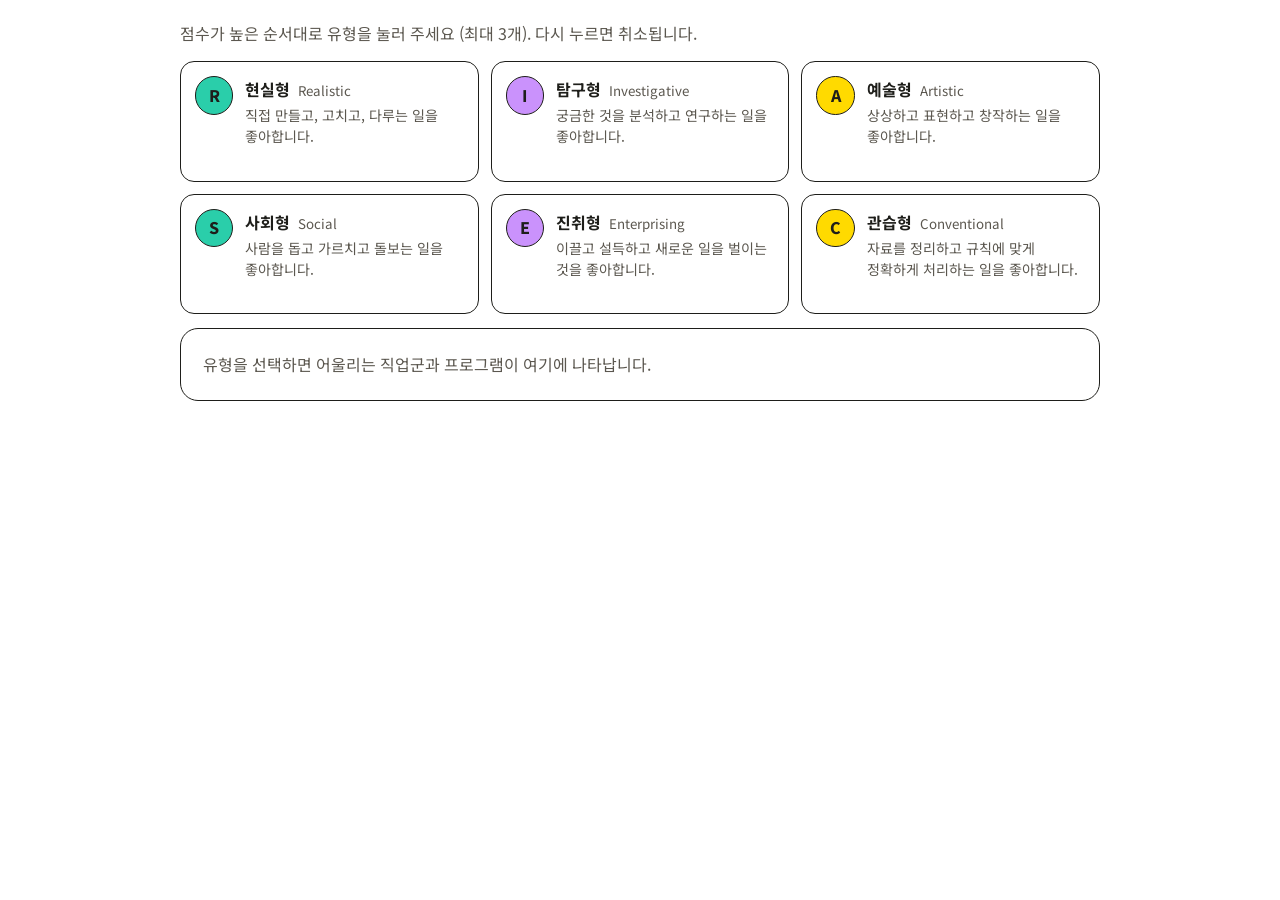
<file: embed/career-matching.html>
<!doctype html>
<html lang="ko">
<head>
<meta charset="utf-8">
<meta name="viewport" content="width=device-width, initial-scale=1">
<title>Career Discovery &amp; Matching — The Scholar Edu</title>
<link rel="preconnect" href="https://fonts.googleapis.com">
<link rel="preconnect" href="https://fonts.gstatic.com" crossorigin>
<link href="https://fonts.googleapis.com/css2?family=Noto+Sans+KR:wght@400;500;700;800&display=swap" rel="stylesheet">
<style>
  /* Wix에서 이 블록이 놓이는 섹션 배경색을 #ffffff(흰색)로 맞추면 경계 없이 자연스럽습니다. */
  :root { --bg:#ffffff; --band:#faf6f0; --surface:#ffffff; --text:#1e1e1a; --muted:#5b574f; --border:#e6e0d4; --line:#1e1e1a;
          --yellow:#ffda00; --purple:#ca92fc; --teal:#2aceaa; --yellow-soft:#fff4b3; --purple-soft:#efe1fe; --teal-soft:#d6f5ed;
          --on-color:#1e1e1a; --accent:#6b2fb3; --accent-soft:#efe1fe; --btn-bg:#ffda00; --btn-fg:#1e1e1a; --radius:18px; }
  * { box-sizing: border-box; }
  body { margin: 0; padding: 20px 16px; background: var(--bg); color: var(--text);
         font: 16px/1.7 "Noto Sans KR", -apple-system, "Apple SD Gothic Neo", "Malgun Gothic", sans-serif; word-break: keep-all; }
  .wrap { max-width: 920px; margin: 0 auto; }
  .btn { display: inline-block; padding: 10px 22px; border: 1.5px solid var(--line); border-radius: 999px; background: var(--surface); color: var(--text); font: inherit; font-weight: 700; font-size: 0.92rem; text-decoration: none; cursor: pointer; transition: transform .15s, box-shadow .15s; }
  .btn:hover { transform: translateY(-2px); box-shadow: 0 4px 0 var(--line); }
  .btn.primary { background: var(--btn-bg); border-color: var(--btn-bg); color: var(--btn-fg); }
  .btn:focus-visible { outline: 3px solid var(--purple); outline-offset: 2px; }
  .muted { color: var(--muted); }
  .note { color: var(--muted); font-size: 0.85rem; }
  .matcher { display: grid; gap: 14px; }
</style>
<style>
/* Styles for matching.js.
   Page tokens used: --bg --band --surface --text --muted --border --line --accent --accent-soft
                     --yellow --purple --teal --yellow-soft --purple-soft --teal-soft --on-color */
.matcher { display: grid; gap: 14px; }
.matcher-lead { margin: 0; color: var(--muted); }
.types { display: grid; gap: 12px; grid-template-columns: repeat(3, 1fr); }
.type { --tc: var(--teal); display: grid; grid-template-columns: auto 1fr; grid-template-rows: auto auto; gap: 4px 12px; align-items: start; min-width: 0; padding: 14px; text-align: left; font: inherit; color: var(--text); background: var(--surface); border: 1.5px solid var(--line); border-radius: 14px; cursor: pointer; transition: transform 0.15s, box-shadow 0.15s; }
.type[data-key="R"], .type[data-key="S"] { --tc: var(--teal); }
.type[data-key="I"], .type[data-key="E"] { --tc: var(--purple); }
.type[data-key="A"], .type[data-key="C"] { --tc: var(--yellow); }
.type:hover:not(:disabled) { transform: translateY(-2px); box-shadow: 0 4px 0 var(--line); }
.type:focus-visible, .link-btn:focus-visible { outline: 3px solid var(--purple); outline-offset: 2px; }
.type-letter { grid-row: span 2; display: grid; place-items: center; width: 2.4rem; height: 2.4rem; border: 1.5px solid var(--line); border-radius: 50%; background: var(--tc); color: var(--on-color); font-weight: 800; }
.type-body { display: grid; gap: 2px; min-width: 0; }
.type-body strong small { margin-left: 4px; font-weight: 400; color: var(--muted); }
.type-desc { color: var(--muted); font-size: 0.88rem; line-height: 1.5; }
.type-rank { grid-column: 2; min-height: 1.2em; font-size: 0.78rem; font-weight: 800; letter-spacing: 0.04em; }
.type[aria-pressed="true"] { background: var(--tc); color: var(--on-color); box-shadow: 0 4px 0 var(--line); }
.type[aria-pressed="true"] .type-letter { background: var(--surface); color: var(--text); }
.type[aria-pressed="true"] .type-desc, .type[aria-pressed="true"] .type-body strong small { color: var(--on-color); opacity: 0.8; }
.type[aria-pressed="true"] .type-rank { color: var(--on-color); }
.type:disabled { opacity: 0.4; cursor: not-allowed; }

.code-row { display: flex; flex-wrap: wrap; align-items: baseline; gap: 10px; }
.code-row:empty { display: none; }
.code-label { color: var(--muted); font-size: 0.88rem; }
.code { font-size: 1.4rem; letter-spacing: 0.08em; }
.link-btn { margin-left: auto; padding: 2px 4px; border: 0; background: none; color: var(--accent); font: inherit; font-size: 0.9rem; font-weight: 700; text-decoration: underline; cursor: pointer; }

.match-result { display: grid; gap: 10px; padding: 22px; background: var(--surface); border: 1.5px solid var(--line); border-radius: var(--radius); }
.match-result h4 { margin: 8px 0 0; font-size: 1.02rem; }
.match-result h4:first-child { margin-top: 0; }
.match-result p { margin: 0; }
.jobs, .progs { list-style: none; margin: 0; padding: 0; display: grid; gap: 8px; }
.jobs { grid-template-columns: repeat(2, 1fr); }
.jobs li { display: flex; align-items: center; justify-content: space-between; gap: 10px; padding: 10px 14px; background: var(--band); border: 1.5px solid var(--line); border-radius: 12px; min-width: 0; overflow-wrap: anywhere; font-weight: 500; }
.job-type { flex: none; display: grid; place-items: center; width: 1.6rem; height: 1.6rem; border: 1.5px solid var(--line); border-radius: 50%; font-size: 0.72rem; font-weight: 800; color: var(--on-color); background: var(--teal); }
.job-type[data-type="I"], .job-type[data-type="E"] { background: var(--purple); }
.job-type[data-type="A"], .job-type[data-type="C"] { background: var(--yellow); }
.progs li { padding: 12px 14px; border: 1.5px solid var(--line); border-radius: 12px; background: var(--purple-soft); overflow-wrap: anywhere; }
.progs li.best { background: var(--yellow); color: var(--on-color); }
.progs li.best .muted { color: var(--on-color); opacity: 0.75; }
.next { display: grid; gap: 6px; padding-top: 6px; }
.next-actions { display: flex; flex-wrap: wrap; gap: 10px; margin-top: 4px; }
.match-result .muted { color: var(--muted); }
.match-result .note { color: var(--muted); font-size: 0.85rem; }

@media (max-width: 760px) { .types { grid-template-columns: repeat(2, 1fr); } .jobs { grid-template-columns: 1fr; } }
@media (max-width: 460px) { .types { grid-template-columns: 1fr; } }

</style>
</head>
<body>
<div class="wrap"><div id="matcher"></div></div>

<script>
/* Career Discovery & Matching widget (sample).
 *
 * The user picks up to three Holland (RIASEC) interest types in order, e.g. from the result of a free
 * interest test such as the O*NET Interest Profiler. The widget then lists matching job groups and
 * the programs they connect to. The mapping is a general classification, not a verdict.
 *
 * Usage:  initMatcher(document.getElementById("matcher"), { lang: "ko" });   // or "en"
 *          options: contactHref, programHref (empty string hides the button), target ("_top" inside an iframe)
 * Edit the TYPES, JOBS and PROGRAMS tables below to change the content.
 */
(function () {
  var MAX_PICKS = 3;
  var RANK_WEIGHT = [3, 2, 1];

  var TYPES = {
    R: { ko: ["현실형", "Realistic"],     d: { ko: "직접 만들고, 고치고, 다루는 일을 좋아합니다.",           en: "You like hands-on work: building, fixing and operating things." } },
    I: { ko: ["탐구형", "Investigative"], d: { ko: "궁금한 것을 분석하고 연구하는 일을 좋아합니다.",         en: "You like analysing problems and researching how things work." } },
    A: { ko: ["예술형", "Artistic"],      d: { ko: "상상하고 표현하고 창작하는 일을 좋아합니다.",             en: "You like imagining, expressing and creating." } },
    S: { ko: ["사회형", "Social"],        d: { ko: "사람을 돕고 가르치고 돌보는 일을 좋아합니다.",           en: "You like helping, teaching and caring for people." } },
    E: { ko: ["진취형", "Enterprising"],  d: { ko: "이끌고 설득하고 새로운 일을 벌이는 것을 좋아합니다.",     en: "You like leading, persuading and starting new things." } },
    C: { ko: ["관습형", "Conventional"],  d: { ko: "자료를 정리하고 규칙에 맞게 정확하게 처리하는 일을 좋아합니다.", en: "You like organising information and working accurately to clear rules." } },
  };

  // [Korean, English] job groups per interest type, in priority order.
  var JOBS = {
    R: [["공학·기술 엔지니어", "Engineering & technical"], ["의료·실험 장비 기술", "Medical & lab equipment technology"], ["건설·시설 관리", "Construction & facilities"], ["환경·자연 현장", "Environment & field work"]],
    I: [["연구원·과학자", "Research & science"], ["바이오·생명공학 연구", "Biotechnology & bioengineering research"], ["의사·의학 전문직", "Medicine & medical professions"], ["데이터·AI 분석", "Data & AI analysis"]],
    A: [["디자인·미디어", "Design & media"], ["콘텐츠·글쓰기", "Content & writing"], ["건축·공간 디자인", "Architecture & spatial design"], ["의료·과학 시각화·커뮤니케이션", "Medical & science visualisation and communication"]],
    S: [["간호·보건 돌봄", "Nursing & health care"], ["교육·상담", "Education & counselling"], ["재활·치료", "Rehabilitation & therapy"], ["사회복지", "Social work"]],
    E: [["경영·창업", "Business & entrepreneurship"], ["마케팅·영업", "Marketing & sales"], ["법률·정책", "Law & policy"], ["헬스케어·바이오 비즈니스", "Healthcare & biotech business"]],
    C: [["회계·재무", "Accounting & finance"], ["행정·사무 관리", "Administration"], ["의료정보·기록 관리", "Health information management"], ["품질·규정 관리", "Quality & regulatory affairs"]],
  };

  // How strongly each interest type points to a program category (0 = not at all).
  var PROGRAMS = [
    { name: ["Biotechnology & Bioengineering", "Biotechnology & Bioengineering"], w: { I: 3, R: 2, C: 1, E: 0.5 } },
    { name: ["Medicine, Nursing & Health Sciences", "Medicine, Nursing & Health Sciences"], w: { S: 3, I: 2, C: 1, E: 0.5, R: 0.5 } },
  ];

  var T = {
    ko: {
      pickLead: "점수가 높은 순서대로 유형을 눌러 주세요 (최대 3개). 다시 누르면 취소됩니다.",
      yourCode: "나의 유형 코드", reset: "처음부터",
      empty: "유형을 선택하면 어울리는 직업군과 프로그램이 여기에 나타납니다.",
      jobs: "어울리는 직업군", programs: "연결되는 프로그램", seminar: "직무 관련 세미나 프로그램",
      next: "다음 단계", nextText: "연관 학과의 커리어 과정과 학업을 함께 알아보고 싶다면 커리어 전환 및 학업 병행 프로그램을 문의하세요.",
      contact: "상담 문의", programsLink: "프로그램 보기", more: "3개를 고르면 더 정확하게 매칭됩니다.", group: "흥미 유형 선택",
      rank: function (n) { return n + "순위"; },
    },
    en: {
      pickLead: "Click your types in order, highest score first (up to three). Click again to remove.",
      yourCode: "Your type code", reset: "Start over",
      empty: "Pick your interest types and matching job groups and programs will appear here.",
      jobs: "Job groups that fit you", programs: "Connected programs", seminar: "Job-Related Seminar Program",
      next: "Next step", nextText: "To study the career course of a related department while you study, ask about the Career Change & Study Program.",
      contact: "Contact us", programsLink: "See programs", more: "Pick three types for a closer match.", group: "Choose interest types",
      rank: function (n) { return "#" + n; },
    },
  };

  function el(tag, cls, text) {
    var e = document.createElement(tag);
    if (cls) e.className = cls;
    if (text != null) e.textContent = text;
    return e;
  }

  window.initMatcher = function (root, opts) {
    if (!root) return;
    var lang = (opts && opts.lang) === "en" ? "en" : "ko";
    var L = lang === "ko" ? 0 : 1;
    var t = T[lang];
    var o = opts || {};
    var contactHref = "contactHref" in o ? o.contactHref : "#contact";   // empty string hides the button
    var programHref = "programHref" in o ? o.programHref : "#program";
    var linkTarget = o.target || "";                                       // "_top" when embedded in an iframe
    var picked = [];

    root.textContent = "";
    root.classList.add("matcher");
    var lead = el("p", "matcher-lead", t.pickLead);
    var grid = el("div", "types");
    grid.setAttribute("role", "group");
    grid.setAttribute("aria-label", t.group);
    var codeRow = el("div", "code-row");
    var out = el("div", "match-result");
    out.setAttribute("aria-live", "polite");
    root.append(lead, grid, codeRow, out);

    var buttons = {};
    Object.keys(TYPES).forEach(function (k) {
      var ty = TYPES[k];
      var b = el("button", "type");
      b.type = "button";
      b.dataset.key = k;
      var letter = el("span", "type-letter", k);
      var body = el("span", "type-body");
      var name = el("strong", null, lang === "ko" ? ty.ko[0] + " " : ty.ko[1]);
      if (lang === "ko") name.appendChild(el("small", null, ty.ko[1]));
      body.append(name, el("span", "type-desc", ty.d[lang]));
      var rank = el("span", "type-rank");
      b.append(letter, body, rank);
      b.addEventListener("click", function () {
        var i = picked.indexOf(k);
        if (i >= 0) picked.splice(i, 1);
        else if (picked.length < MAX_PICKS) picked.push(k);
        render();
      });
      buttons[k] = b;
      grid.appendChild(b);
    });

    function scoreOf(prog) {
      return picked.reduce(function (s, k, i) { return s + RANK_WEIGHT[i] * (prog.w[k] || 0); }, 0);
    }

    function render() {
      Object.keys(buttons).forEach(function (k) {
        var b = buttons[k], i = picked.indexOf(k);
        b.setAttribute("aria-pressed", i >= 0);
        b.disabled = i < 0 && picked.length >= MAX_PICKS;
        b.querySelector(".type-rank").textContent = i >= 0 ? t.rank(i + 1) : "";
      });

      codeRow.textContent = "";
      out.textContent = "";
      if (!picked.length) {
        out.appendChild(el("p", "muted", t.empty));
        return;
      }

      codeRow.appendChild(el("span", "code-label", t.yourCode));
      codeRow.appendChild(el("strong", "code", picked.join(" · ")));
      var reset = el("button", "link-btn", t.reset);
      reset.type = "button";
      reset.addEventListener("click", function () { picked = []; render(); });
      codeRow.appendChild(reset);

      // Job groups: 3 from the first type, 2 from the second, 1 from the third.
      var quota = [3, 2, 1], seen = {}, jobs = [];
      picked.forEach(function (k, i) {
        JOBS[k].slice(0, quota[i]).forEach(function (j) {
          if (!seen[j[0]]) { seen[j[0]] = 1; jobs.push({ text: j[L], type: k }); }
        });
      });
      out.appendChild(el("h4", null, t.jobs));
      var ul = el("ul", "jobs");
      jobs.forEach(function (j) {
        var li = el("li", null, j.text);
        var badge = el("span", "job-type", j.type);
        badge.dataset.type = j.type;
        li.appendChild(badge);
        ul.appendChild(li);
      });
      out.appendChild(ul);

      // Programs: best-scoring category, plus the other if it is close.
      var scored = PROGRAMS.map(function (p) { return { p: p, s: scoreOf(p) }; }).sort(function (a, b) { return b.s - a.s; });
      var top = scored[0].s;
      out.appendChild(el("h4", null, t.programs));
      var pl = el("ul", "progs");
      scored.filter(function (x) { return top > 0 && x.s >= top * 0.75; }).forEach(function (x, idx) {
        var li = el("li");
        li.appendChild(el("strong", null, x.p.name[L]));
        li.appendChild(el("span", "muted", " · " + t.seminar));
        if (idx === 0) li.classList.add("best");
        pl.appendChild(li);
      });
      out.appendChild(pl);

      var next = el("div", "next");
      next.appendChild(el("strong", null, t.next));
      next.appendChild(el("p", null, t.nextText));
      var acts = el("div", "next-actions");
      [[contactHref, t.contact, "btn primary"], [programHref, t.programsLink, "btn"]].forEach(function (x) {
        if (!x[0]) return;
        var a = el("a", x[2], x[1]);
        a.href = x[0];
        if (linkTarget) a.target = linkTarget;
        acts.appendChild(a);
      });
      next.appendChild(acts);
      out.appendChild(next);

      if (picked.length < MAX_PICKS) out.appendChild(el("p", "note", t.more));
    }

    render();
  };
})();

</script>
<script>
/* 설정: 언어는 "ko" 또는 "en". 링크는 Wix 사이트 주소에 맞게 바꾸세요. 빈 문자열("")이면 해당 버튼이 숨겨집니다. */
initMatcher(document.getElementById("matcher"), {
  lang: "ko",
  contactHref: "mailto:info@thescholaredu.com",   // 예: "https://내사이트주소/#contact"
  programHref: "",                                 // 예: "https://내사이트주소/#program"
  target: "_top"
});
</script>
</body>
</html>
</file>
<file: style.css>
/* Palette: white / cream / ink with yellow, lilac and mint as the colour blocks.
   Fills (yellow, purple, teal) always carry ink text (--on-color), never light text. */
:root {
  --bg: #ffffff;
  --band: #faf6f0;          /* cream full-width band */
  --surface: #ffffff;
  --text: #1e1e1a;
  --muted: #5b574f;
  --border: #e6e0d4;        /* quiet dividers */
  --line: #1e1e1a;          /* strong outlines on cards and buttons */
  --yellow: #ffda00;
  --purple: #ca92fc;
  --teal: #2aceaa;
  --yellow-soft: #fff4b3;
  --purple-soft: #efe1fe;
  --teal-soft: #d6f5ed;
  --on-color: #1e1e1a;
  --accent: #6b2fb3;        /* text accent (readable on white) */
  --accent-soft: #efe1fe;
  --btn-bg: #ffda00;
  --btn-fg: #1e1e1a;
  --dark-bg: #1e1e1a;
  --dark-fg: #ffda00;
  --mark-bg: linear-gradient(transparent 60%, #ffda00 60%);
  --mark-fg: #1e1e1a;
  --radius: 18px;
}
:root[data-theme="dark"] {
  --bg: #15130f;
  --band: #1e1b15;
  --surface: #221f18;
  --text: #f6f1e6;
  --muted: #b3ad9f;
  --border: #38332a;
  --line: #f6f1e6;
  --yellow-soft: #3a3410;
  --purple-soft: #2d2142;
  --teal-soft: #14352f;
  --accent: #d9b4ff;
  --accent-soft: #2d2142;
  --dark-bg: #2d2a22;
  --mark-bg: none;
  --mark-fg: #ffda00;
  color-scheme: dark;
}
@media (prefers-color-scheme: dark) {
  :root:not([data-theme="light"]) {
    --bg: #15130f;
    --band: #1e1b15;
    --surface: #221f18;
    --text: #f6f1e6;
    --muted: #b3ad9f;
    --border: #38332a;
    --line: #f6f1e6;
    --yellow-soft: #3a3410;
    --purple-soft: #2d2142;
    --teal-soft: #14352f;
    --accent: #d9b4ff;
    --accent-soft: #2d2142;
    --dark-bg: #2d2a22;
    --mark-bg: none;
    --mark-fg: #ffda00;
    color-scheme: dark;
  }
}
* { box-sizing: border-box; }
html { scroll-behavior: smooth; }
body {
  margin: 0;
  background: var(--bg);
  color: var(--text);
  font-family: -apple-system, BlinkMacSystemFont, "Pretendard", "Noto Sans KR", "Apple SD Gothic Neo", sans-serif;
  font-size: 16px;
  line-height: 1.7;
  word-break: keep-all;
  overflow-wrap: break-word;
}
a { color: inherit; text-decoration: none; }

/* ---------- header ---------- */
.site-header {
  position: sticky;
  top: env(safe-area-inset-top, 0px);
  z-index: 10;
  display: flex;
  justify-content: space-between;
  align-items: center;
  gap: 12px;
  padding: 12px 24px;
  background: color-mix(in srgb, var(--bg) 92%, transparent);
  backdrop-filter: blur(10px);
  border-bottom: 1px solid var(--border);
}
.logo { display: block; flex: none; line-height: 0; }
.logo img { height: 54px; width: auto; }
img.logo-dark { display: none; }
:root[data-theme="dark"] img.logo-light { display: none; }
:root[data-theme="dark"] img.logo-dark { display: inline-block; }
@media (prefers-color-scheme: dark) {
  :root:not([data-theme="light"]) img.logo-light { display: none; }
  :root:not([data-theme="light"]) img.logo-dark { display: inline-block; }
}
.site-header nav { display: flex; align-items: center; gap: 20px; }
.site-header nav a:not(.btn) { color: var(--text); font-size: 0.94rem; font-weight: 500; white-space: nowrap; }
.site-header nav a:not(.btn):hover { text-decoration: underline; text-decoration-color: var(--purple); text-decoration-thickness: 3px; text-underline-offset: 6px; }
.btn.cta { padding: 8px 18px; font-size: 0.92rem; white-space: nowrap; }
#theme-toggle {
  border: 1.5px solid var(--line);
  background: var(--surface);
  color: var(--text);
  width: 36px;
  height: 36px;
  border-radius: 50%;
  cursor: pointer;
  font-size: 1rem;
  flex: none;
}

/* ---------- layout ---------- */
main { max-width: 960px; margin: 0 auto; padding: 0 24px; }
.section { padding: 80px 0; scroll-margin-top: 64px; }
/* full-width colour bands without changing the markup */
.band { position: relative; background: var(--band); box-shadow: 0 0 0 100vmax var(--band); clip-path: inset(0 -100vmax); }
.band-yellow { background: var(--yellow); box-shadow: 0 0 0 100vmax var(--yellow); color: var(--on-color); }
.band-yellow .contact-card { color: var(--text); }
.section h2 { font-size: clamp(1.7rem, 4.6vw, 2.2rem); line-height: 1.25; margin: 0 0 12px; letter-spacing: -0.03em; font-weight: 800; }
.en-sub { display: block; margin-top: 4px; font-size: 0.85rem; font-weight: 700; letter-spacing: 0.05em; color: var(--accent); }
.band-yellow .en-sub { color: var(--on-color); }
.section-lead { color: var(--muted); margin: 0 0 32px; max-width: 42em; }
.band-yellow .section-lead, .band-yellow > p { color: var(--on-color); }
.muted { color: var(--muted); }
.note { color: var(--muted); font-size: 0.85rem; margin: 16px 0 0; }

/* ---------- buttons ---------- */
.btn {
  display: inline-block;
  padding: 11px 24px;
  border: 1.5px solid var(--line);
  border-radius: 999px;
  background: var(--surface);
  color: var(--text);
  font: inherit;
  font-weight: 700;
  cursor: pointer;
  transition: transform 0.15s, box-shadow 0.15s;
}
.btn:hover { transform: translateY(-2px); box-shadow: 0 4px 0 var(--line); }
.btn.primary { background: var(--btn-bg); border-color: var(--btn-bg); color: var(--btn-fg); }
.btn.primary:hover { box-shadow: 0 4px 0 var(--line); }
.btn.dark { background: var(--dark-bg); border-color: var(--dark-bg); color: var(--dark-fg); }
.btn:focus-visible { outline: 3px solid var(--purple); outline-offset: 2px; }

/* ---------- hero ---------- */
.hero { display: grid; grid-template-columns: 1.25fr 1fr; gap: 40px; align-items: center; padding: 88px 0 80px; }
.hero-copy { min-width: 0; }
.eyebrow { color: var(--accent); font-weight: 700; font-size: 0.9rem; letter-spacing: 0.03em; margin: 0 0 14px; }
.hero h1 { font-size: clamp(2.3rem, 6.4vw, 3.8rem); line-height: 1.12; letter-spacing: -0.04em; font-weight: 800; margin: 0 0 22px; }
mark.accent { background: var(--mark-bg); color: var(--mark-fg); padding: 0 2px; }
.lead { font-size: 1.1rem; color: var(--muted); max-width: 36em; margin: 0 0 10px; }
.lead-ko { color: var(--muted); max-width: 36em; margin: 0 0 32px; font-size: 0.98rem; }
.actions { display: flex; flex-wrap: wrap; gap: 12px; }
.hero-art { position: relative; aspect-ratio: 1; max-width: 100%; }
.shape { position: absolute; border: 2px solid var(--line); display: grid; place-items: center; }
.shape.yellow { background: var(--yellow); width: 74%; aspect-ratio: 1; border-radius: 50%; right: 4%; top: 12%; }
.shape.yellow img { width: 52%; height: auto; }
.shape.purple { background: var(--purple); width: 34%; aspect-ratio: 1; border-radius: 24px; left: 2%; top: 4%; transform: rotate(-8deg); z-index: 1; }
.shape.teal { background: var(--teal); width: 28%; aspect-ratio: 1; border-radius: 50%; left: 10%; bottom: 6%; z-index: 1; }

/* ---------- approach steps ---------- */
.steps { list-style: none; margin: 0; padding: 0; display: grid; gap: 14px; grid-template-columns: repeat(5, 1fr); }
.steps li { min-width: 0; padding: 20px; background: var(--surface); border: 1.5px solid var(--line); border-radius: var(--radius); }
.steps .num { display: grid; place-items: center; width: 2.6rem; height: 2.6rem; margin-bottom: 10px; border: 1.5px solid var(--line); border-radius: 50%; color: var(--on-color); font-weight: 800; font-size: 0.9rem; background: var(--teal); }
.steps li:nth-child(3n+2) .num { background: var(--yellow); }
.steps li:nth-child(3n+3) .num { background: var(--purple); }
.steps h3 { margin: 0 0 6px; font-size: 1.1rem; }
.steps p { margin: 0; color: var(--muted); font-size: 0.9rem; }

/* ---------- discovery flow ---------- */
.flow { list-style: none; margin: 0 0 24px; padding: 0; counter-reset: f; display: grid; gap: 14px; grid-template-columns: repeat(3, 1fr); }
.flow li { counter-increment: f; display: grid; gap: 6px; align-content: start; min-width: 0; padding: 20px; background: var(--surface); border: 1.5px solid var(--line); border-radius: var(--radius); }
.flow li::before { content: counter(f); display: grid; place-items: center; width: 2.4rem; height: 2.4rem; border: 1.5px solid var(--line); border-radius: 50%; background: var(--yellow); color: var(--on-color); font-weight: 800; }
.flow li:nth-child(2)::before { background: var(--purple); }
.flow li:nth-child(3)::before { background: var(--teal); }
.flow b { font-size: 1.05rem; }
.flow span { color: var(--muted); font-size: 0.92rem; }
.flow .btn { justify-self: start; margin-top: 6px; padding: 8px 18px; font-size: 0.9rem; }

/* ---------- programs ---------- */
.program { margin-bottom: 20px; background: var(--surface); border: 1.5px solid var(--line); border-radius: var(--radius); overflow: hidden; }
.program-head { padding: 16px 24px; border-bottom: 1.5px solid var(--line); color: var(--on-color); }
.program-head.purple { background: var(--purple); }
.program-head.yellow { background: var(--yellow); }
.program-head h3 { margin: 0; font-size: 1.3rem; line-height: 1.4; }
.program-head .en { display: block; margin-top: 2px; font-size: 0.85rem; font-weight: 700; letter-spacing: 0.04em; }
.program-body { display: grid; gap: 14px; padding: 24px; }
.program-body > p { margin: 0; }
.program-body.with-art { grid-template-columns: 1fr minmax(0, 360px); align-items: center; gap: 24px; }
.with-art .art { display: block; width: 100%; height: auto; aspect-ratio: 3 / 2; border: 1.5px solid var(--line); border-radius: 14px; }
.bundle { list-style: none; margin: 0; padding: 0; display: flex; flex-wrap: wrap; gap: 8px; }
.bundle li { padding: 5px 14px; border: 1.5px solid var(--line); border-radius: 999px; font-weight: 700; font-size: 0.92rem; color: var(--on-color); }
.bundle li.yellow { background: var(--yellow); }
.bundle li.purple { background: var(--purple); }
.bundle li.teal { background: var(--teal); }
.bundle small { margin-left: 6px; font-weight: 500; opacity: 0.75; }
.cats { display: grid; gap: 14px; grid-template-columns: repeat(2, 1fr); }
.cat { min-width: 0; padding: 20px; border: 1.5px solid var(--line); border-radius: 14px; overflow: hidden; }
.cat .art { display: block; width: calc(100% + 40px); max-width: none; height: auto; aspect-ratio: 3 / 2; margin: -20px -20px 16px; border-bottom: 1.5px solid var(--line); }
.cat.teal { background: var(--teal-soft); }
.cat.purple { background: var(--purple-soft); }
.cat h4 { margin: 0 0 6px; font-size: 1.05rem; line-height: 1.4; overflow-wrap: anywhere; }
.cat p { margin: 0; color: var(--muted); font-size: 0.94rem; }

/* ---------- mentor ---------- */
.profile { display: flex; gap: 28px; align-items: center; padding: 28px; background: var(--surface); border: 1.5px solid var(--line); border-radius: var(--radius); }
.avatar { flex: none; width: 96px; height: 96px; border: 2px solid var(--line); border-radius: 50%; background: var(--yellow); color: var(--on-color); display: grid; place-items: center; font-size: 1.7rem; font-weight: 800; }
.profile h3 { margin: 0; font-size: 1.5rem; }
.role { margin: 2px 0 10px; color: var(--accent); font-weight: 700; }
.roles { margin: 0; padding-left: 18px; color: var(--muted); }
.roles b { color: var(--text); }

/* ---------- contact ---------- */
.contact-card { display: grid; gap: 10px; justify-items: start; max-width: 540px; padding: 26px; background: var(--surface); border: 1.5px solid var(--line); border-radius: var(--radius); }
.contact-label { font-size: 0.78rem; font-weight: 800; letter-spacing: 0.1em; text-transform: uppercase; color: var(--accent); }
.contact-email { font-size: clamp(1.15rem, 4.6vw, 1.5rem); overflow-wrap: anywhere; user-select: all; }
.contact-actions { display: flex; flex-wrap: wrap; gap: 10px; margin-top: 6px; }
.contact-card .note { margin: 0; min-height: 1.4em; }

/* ---------- footer ---------- */
.site-footer { width: min(912px, calc(100% - 48px)); margin: 0 auto; padding: 36px 0 52px; color: var(--muted); font-size: 0.9rem; }
.footer-logo { width: 220px; max-width: 70%; height: auto; }
.site-footer p { margin: 12px 0 0; }

/* ---------- responsive ---------- */
@media (max-width: 860px) {
  .steps { grid-template-columns: repeat(2, 1fr); }
  .hero { grid-template-columns: 1fr; gap: 28px; }
  .hero-art { max-width: 320px; }
}
@media (max-width: 760px) {
  .site-header nav a:not(.btn) { display: none; }
  .flow { grid-template-columns: 1fr; }
}
@media (max-width: 700px) {
  .cats { grid-template-columns: 1fr; }
  .program-body.with-art { grid-template-columns: 1fr; }
}
@media (max-width: 640px) {
  .section { padding: 56px 0; }
  .hero { padding: 56px 0 56px; }
  .site-header { padding: 10px 16px; }
  main { padding-left: 16px; padding-right: 16px; }
  .site-footer { width: calc(100% - 32px); }
  .profile { flex-direction: column; align-items: flex-start; }
  .program-head { padding: 14px 18px; }
  .program-body { padding: 18px; }
}
@media (max-width: 520px) {
  .steps { grid-template-columns: 1fr; }
}
@media (prefers-reduced-motion: reduce) {
  html { scroll-behavior: auto; }
  .btn { transition: none; }
}
</file>
<file: matching.css>
/* Styles for matching.js.
   Page tokens used: --bg --band --surface --text --muted --border --line --accent --accent-soft
                     --yellow --purple --teal --yellow-soft --purple-soft --teal-soft --on-color */
.matcher { display: grid; gap: 14px; }
.matcher-lead { margin: 0; color: var(--muted); }
.types { display: grid; gap: 12px; grid-template-columns: repeat(3, 1fr); }
.type { --tc: var(--teal); display: grid; grid-template-columns: auto 1fr; grid-template-rows: auto auto; gap: 4px 12px; align-items: start; min-width: 0; padding: 14px; text-align: left; font: inherit; color: var(--text); background: var(--surface); border: 1.5px solid var(--line); border-radius: 14px; cursor: pointer; transition: transform 0.15s, box-shadow 0.15s; }
.type[data-key="R"], .type[data-key="S"] { --tc: var(--teal); }
.type[data-key="I"], .type[data-key="E"] { --tc: var(--purple); }
.type[data-key="A"], .type[data-key="C"] { --tc: var(--yellow); }
.type:hover:not(:disabled) { transform: translateY(-2px); box-shadow: 0 4px 0 var(--line); }
.type:focus-visible, .link-btn:focus-visible { outline: 3px solid var(--purple); outline-offset: 2px; }
.type-letter { grid-row: span 2; display: grid; place-items: center; width: 2.4rem; height: 2.4rem; border: 1.5px solid var(--line); border-radius: 50%; background: var(--tc); color: var(--on-color); font-weight: 800; }
.type-body { display: grid; gap: 2px; min-width: 0; }
.type-body strong small { margin-left: 4px; font-weight: 400; color: var(--muted); }
.type-desc { color: var(--muted); font-size: 0.88rem; line-height: 1.5; }
.type-rank { grid-column: 2; min-height: 1.2em; font-size: 0.78rem; font-weight: 800; letter-spacing: 0.04em; }
.type[aria-pressed="true"] { background: var(--tc); color: var(--on-color); box-shadow: 0 4px 0 var(--line); }
.type[aria-pressed="true"] .type-letter { background: var(--surface); color: var(--text); }
.type[aria-pressed="true"] .type-desc, .type[aria-pressed="true"] .type-body strong small { color: var(--on-color); opacity: 0.8; }
.type[aria-pressed="true"] .type-rank { color: var(--on-color); }
.type:disabled { opacity: 0.4; cursor: not-allowed; }

.code-row { display: flex; flex-wrap: wrap; align-items: baseline; gap: 10px; }
.code-row:empty { display: none; }
.code-label { color: var(--muted); font-size: 0.88rem; }
.code { font-size: 1.4rem; letter-spacing: 0.08em; }
.link-btn { margin-left: auto; padding: 2px 4px; border: 0; background: none; color: var(--accent); font: inherit; font-size: 0.9rem; font-weight: 700; text-decoration: underline; cursor: pointer; }

.match-result { display: grid; gap: 10px; padding: 22px; background: var(--surface); border: 1.5px solid var(--line); border-radius: var(--radius); }
.match-result h4 { margin: 8px 0 0; font-size: 1.02rem; }
.match-result h4:first-child { margin-top: 0; }
.match-result p { margin: 0; }
.jobs, .progs { list-style: none; margin: 0; padding: 0; display: grid; gap: 8px; }
.jobs { grid-template-columns: repeat(2, 1fr); }
.jobs li { display: flex; align-items: center; justify-content: space-between; gap: 10px; padding: 10px 14px; background: var(--band); border: 1.5px solid var(--line); border-radius: 12px; min-width: 0; overflow-wrap: anywhere; font-weight: 500; }
.job-type { flex: none; display: grid; place-items: center; width: 1.6rem; height: 1.6rem; border: 1.5px solid var(--line); border-radius: 50%; font-size: 0.72rem; font-weight: 800; color: var(--on-color); background: var(--teal); }
.job-type[data-type="I"], .job-type[data-type="E"] { background: var(--purple); }
.job-type[data-type="A"], .job-type[data-type="C"] { background: var(--yellow); }
.progs li { padding: 12px 14px; border: 1.5px solid var(--line); border-radius: 12px; background: var(--purple-soft); overflow-wrap: anywhere; }
.progs li.best { background: var(--yellow); color: var(--on-color); }
.progs li.best .muted { color: var(--on-color); opacity: 0.75; }
.next { display: grid; gap: 6px; padding-top: 6px; }
.next-actions { display: flex; flex-wrap: wrap; gap: 10px; margin-top: 4px; }
.match-result .muted { color: var(--muted); }
.match-result .note { color: var(--muted); font-size: 0.85rem; }

@media (max-width: 760px) { .types { grid-template-columns: repeat(2, 1fr); } .jobs { grid-template-columns: 1fr; } }
@media (max-width: 460px) { .types { grid-template-columns: 1fr; } }
</file>
